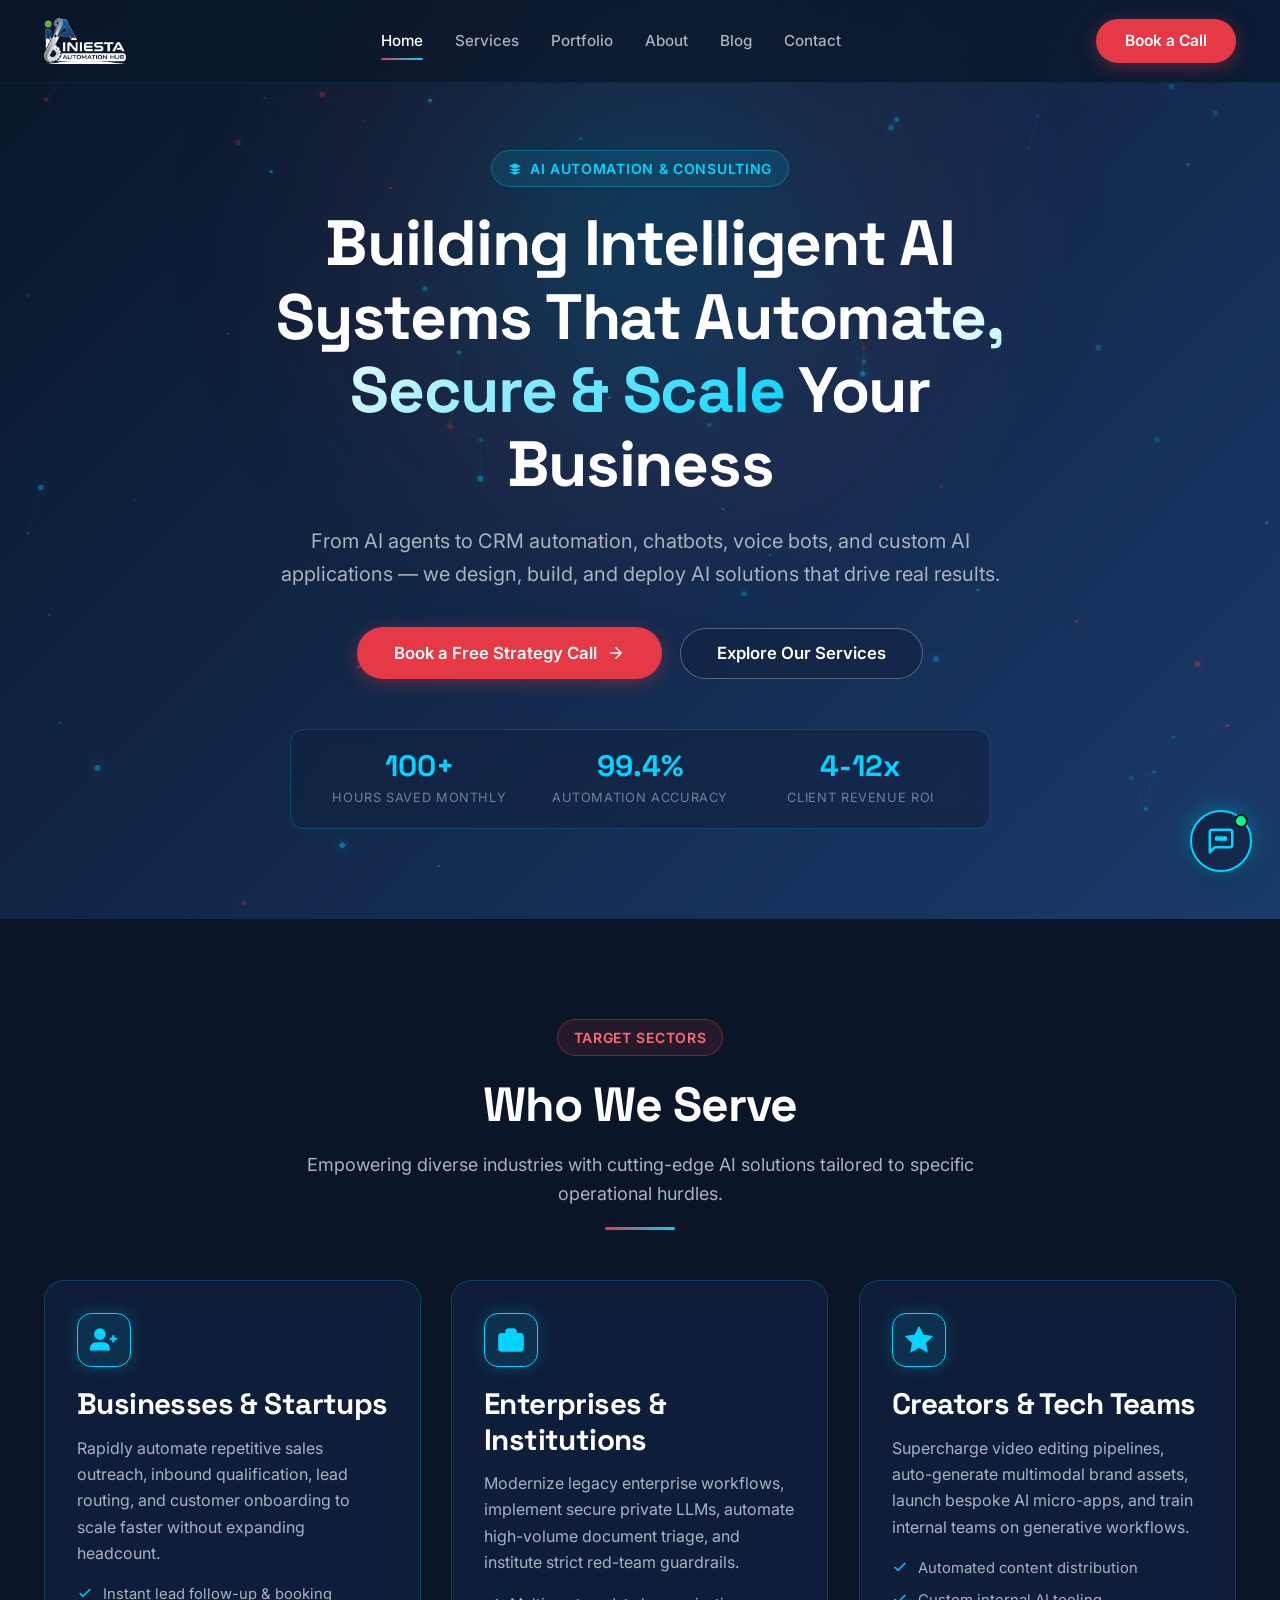
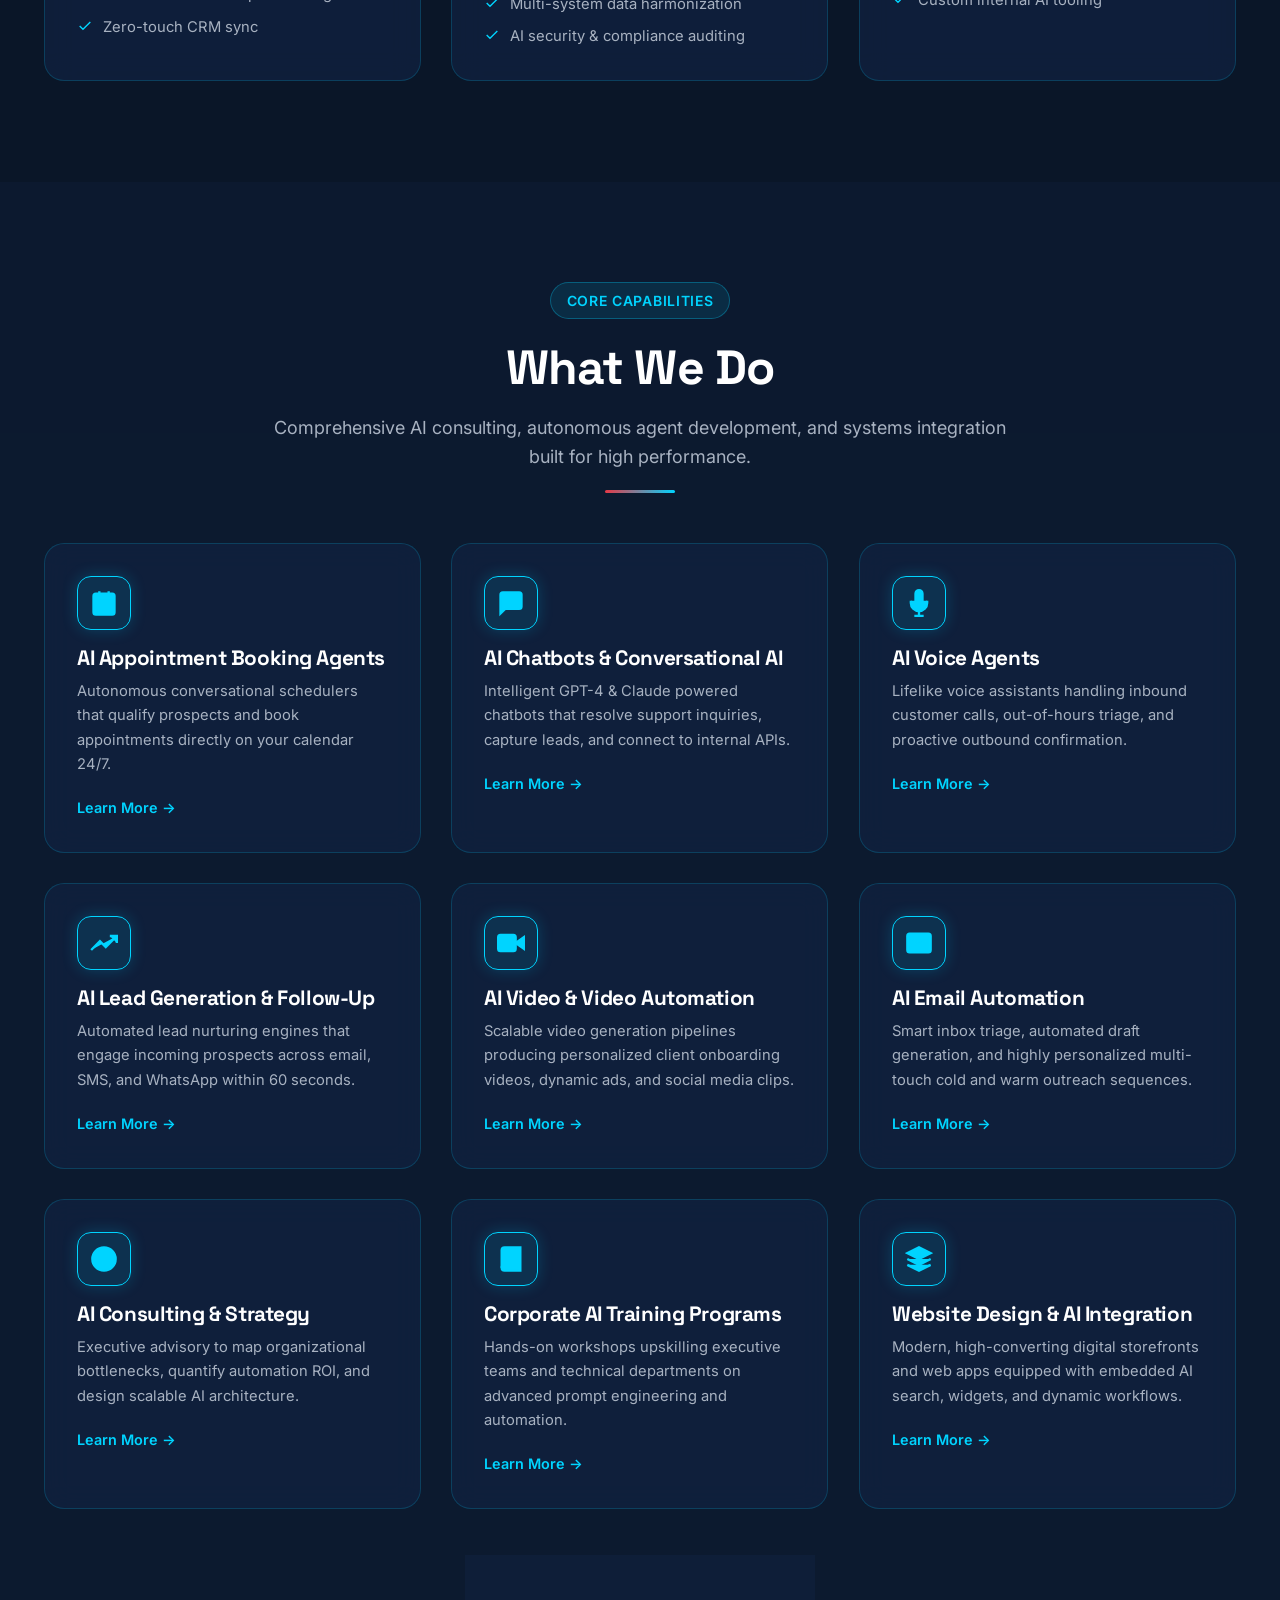
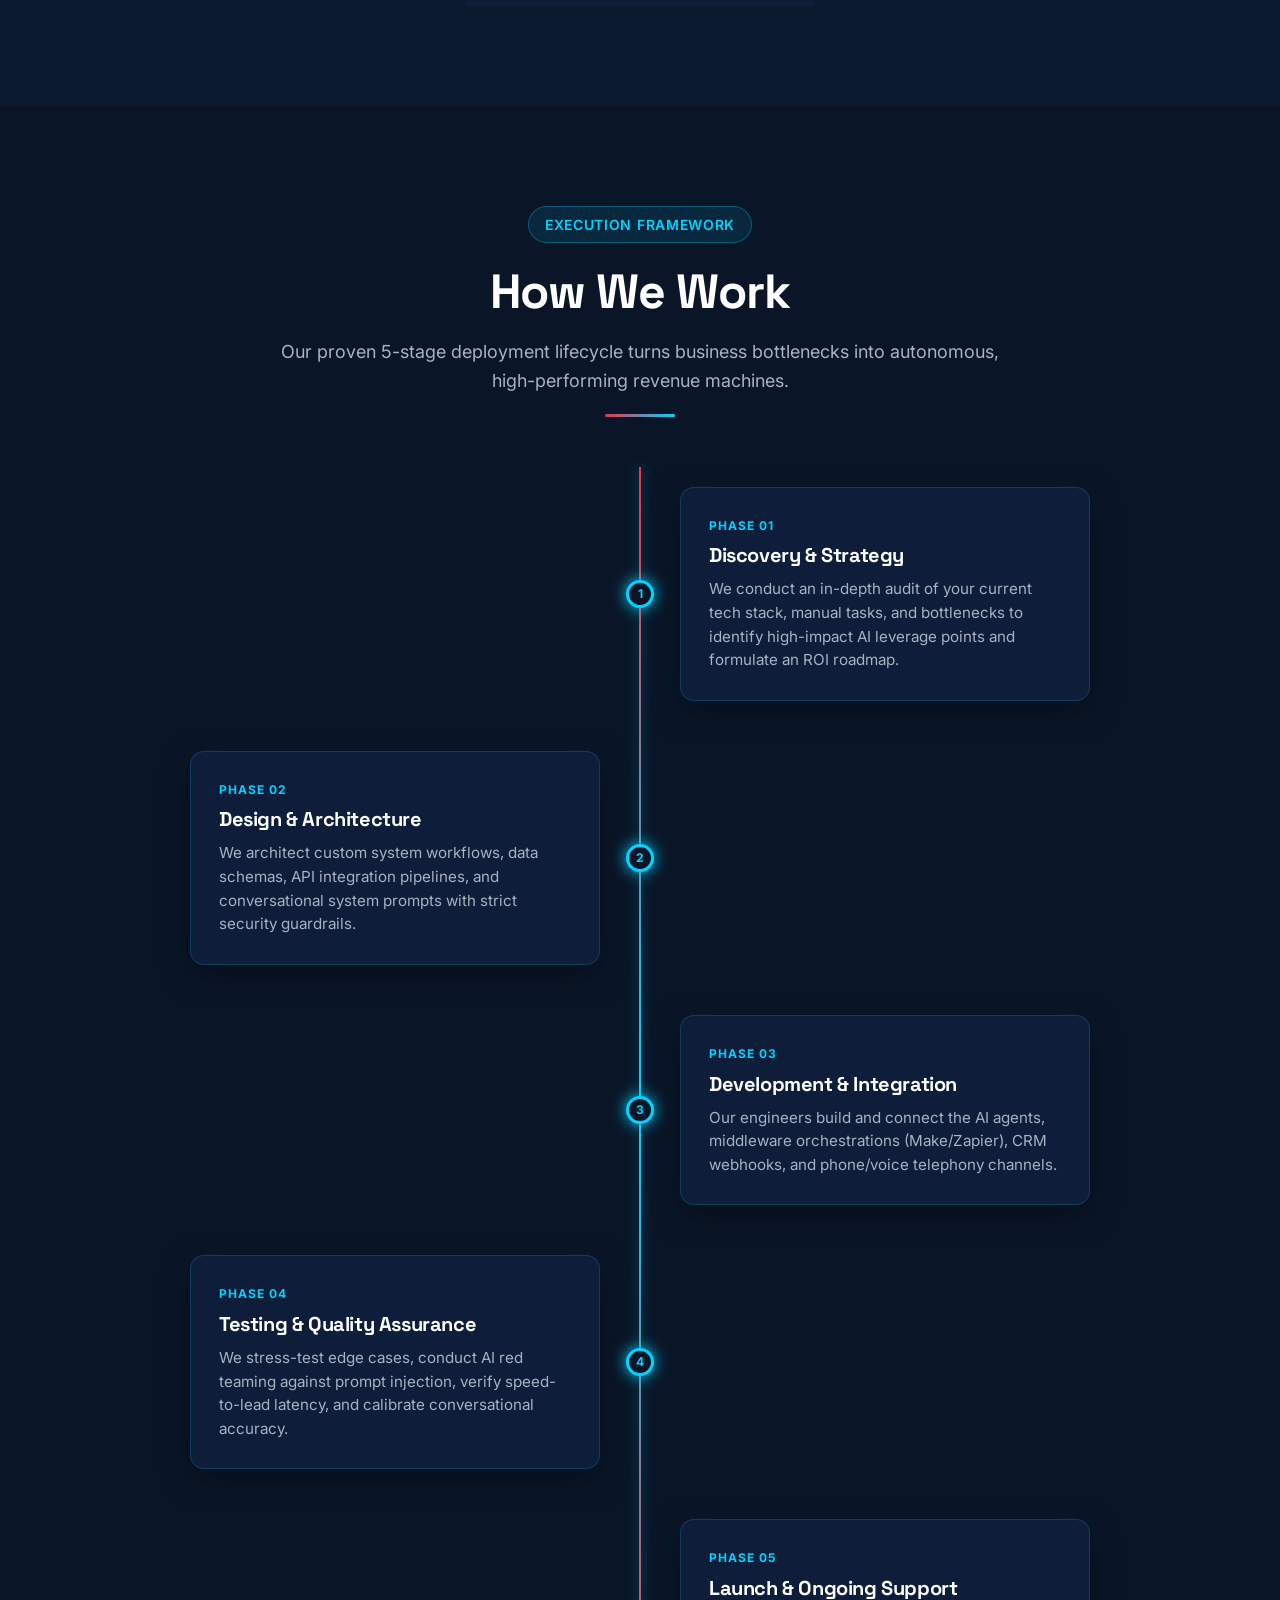
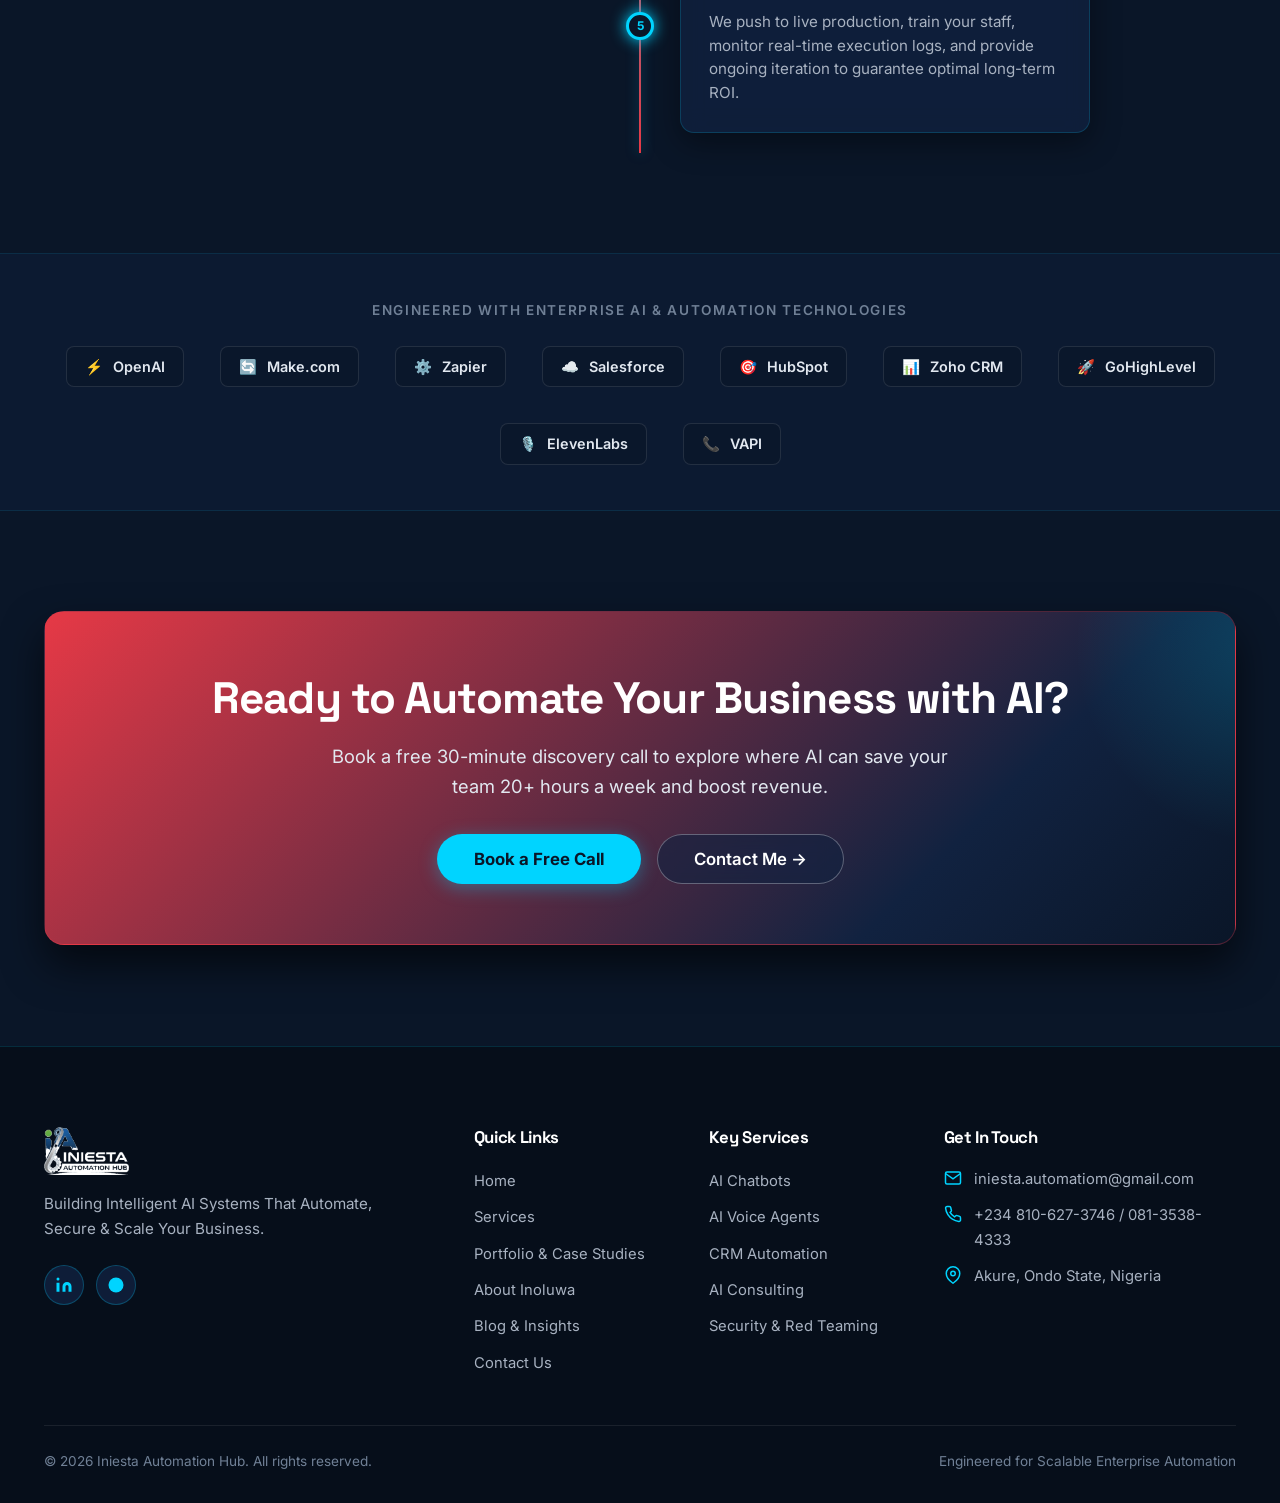
<file: index.html>
<!DOCTYPE html>
<html lang="en">
<head>
  <meta charset="UTF-8">
  <meta name="viewport" content="width=device-width, initial-scale=1.0">
  <title>Iniesta Automation Hub — Intelligent AI Systems, Consulting & Automation</title>
  <meta name="description" content="Iniesta Automation Hub designs, builds, and deploys high-impact AI agents, CRM automations, chatbots, voice bots, and secure AI solutions to scale your business.">
  <meta name="keywords" content="AI Consulting, AI Automation, Chatbots, Voice AI, CRM Automation, Lead Generation, Nigeria AI, Make, Zapier, OpenAI">
  <meta property="og:title" content="Iniesta Automation Hub — Building Intelligent AI Systems">
  <meta property="og:description" content="AI consulting and enterprise automation that saves 100+ hours monthly and scales your revenue.">
  <meta property="og:type" content="website">

  <!-- Google Fonts -->
  <link rel="preconnect" href="https://fonts.googleapis.com">
  <link rel="preconnect" href="https://fonts.gstatic.com" crossorigin>
  <link href="https://fonts.googleapis.com/css2?family=Inter:wght@400;500;600;700&family=Space+Grotesk:wght@600;700;800&display=swap" rel="stylesheet">

  <!-- Stylesheets -->
  <link rel="stylesheet" href="css/style.css">
  <link rel="stylesheet" href="css/components.css">
  <link rel="stylesheet" href="css/animations.css">
</head>
<body>

  <!-- ==================== HEADER / NAVBAR ==================== -->
  <header class="site-header" id="site-header">
    <div class="container nav-container">
      <!-- Brand Logo -->
      <a href="index.html" class="brand-logo" id="nav-logo" aria-label="Iniesta Automation Hub Home">
        <img src="assets/images/logo-dark-mode.png" alt="Iniesta Automation Hub" class="brand-logo-img">
      </a>

      <!-- Desktop Nav -->
      <nav class="nav-menu" aria-label="Primary Navigation">
        <a href="index.html" class="nav-link active">Home</a>
        <a href="services.html" class="nav-link">Services</a>
        <a href="portfolio.html" class="nav-link">Portfolio</a>
        <a href="about.html" class="nav-link">About</a>
        <a href="blog.html" class="nav-link">Blog</a>
        <a href="contact.html" class="nav-link">Contact</a>
      </nav>

      <!-- CTA Button & Mobile Trigger -->
      <div class="nav-cta-wrap">
        <a href="book.html" class="btn btn-red" id="nav-book-cta">Book a Call</a>
        <button class="mobile-toggle" id="mobile-toggle" aria-label="Toggle navigation menu">
          <span class="hamburger-box">
            <span class="hamburger-line"></span>
            <span class="hamburger-line"></span>
            <span class="hamburger-line"></span>
          </span>
        </button>
      </div>
    </div>
  </header>

  <!-- Mobile Drawer Menu -->
  <div class="mobile-menu-drawer" id="mobile-drawer">
    <a href="index.html" class="nav-link">Home</a>
    <a href="services.html" class="nav-link">Services</a>
    <a href="portfolio.html" class="nav-link">Portfolio</a>
    <a href="about.html" class="nav-link">About</a>
    <a href="blog.html" class="nav-link">Blog</a>
    <a href="contact.html" class="nav-link">Contact</a>
    <a href="book.html" class="btn btn-red btn-lg" style="margin-top: 15px;">Book a Strategy Call</a>
  </div>

  <main>
    <!-- ==================== HERO SECTION ==================== -->
    <section class="hero-section" id="hero">
      <div class="hero-radial-glow"></div>
      <canvas id="particle-canvas"></canvas>

      <div class="container hero-content">
        <div class="badge-chip glow-cyan-pulse">
          <svg viewBox="0 0 24 24"><path d="M12 2L2 7l10 5 10-5-10-5zM2 17l10 5 10-5M2 12l10 5 10-5"></path></svg>
          AI Automation & Consulting
        </div>

        <h1 class="hero-headline">
          Building Intelligent AI Systems That <span class="text-gradient">Automate, Secure & Scale</span> Your Business
        </h1>

        <p class="hero-subheadline">
          From AI agents to CRM automation, chatbots, voice bots, and custom AI applications — we design, build, and deploy AI solutions that drive real results.
        </p>

        <div class="hero-actions">
          <a href="https://calendar.app.google/Xt1GoHFKonVmbPWe8" target="_blank" rel="noopener" class="btn btn-primary btn-lg" id="hero-book-btn">
            Book a Free Strategy Call
            <svg viewBox="0 0 24 24"><path d="M5 12h14M12 5l7 7-7 7" stroke="currentColor" stroke-width="2" stroke-linecap="round" stroke-linejoin="round" fill="none"/></svg>
          </a>
          <a href="services.html" class="btn btn-outline btn-lg" id="hero-services-btn">
            Explore Our Services
          </a>
        </div>

        <!-- Metric Highlight Bar -->
        <div class="hero-stats-bar reveal delay-2">
          <div class="hero-stat-item">
            <div class="stat-number">100+</div>
            <div class="stat-label">Hours Saved Monthly</div>
          </div>
          <div class="hero-stat-item">
            <div class="stat-number">99.4%</div>
            <div class="stat-label">Automation Accuracy</div>
          </div>
          <div class="hero-stat-item">
            <div class="stat-number">4-12x</div>
            <div class="stat-label">Client Revenue ROI</div>
          </div>
        </div>
      </div>
    </section>

    <!-- ==================== WHO WE SERVE ==================== -->
    <section class="section" id="who-we-serve">
      <div class="container">
        <div class="section-header reveal">
          <div class="badge-chip badge-red">Target Sectors</div>
          <h2>Who We Serve</h2>
          <p>Empowering diverse industries with cutting-edge AI solutions tailored to specific operational hurdles.</p>
          <div class="accent-line-center"></div>
        </div>

        <div class="grid-3">
          <!-- Card 1 -->
          <div class="glass-card reveal delay-1">
            <div class="service-icon-box" style="margin-bottom: 20px;">
              <svg viewBox="0 0 24 24" fill="none" stroke="currentColor" stroke-width="2">
                <path d="M16 21v-2a4 4 0 0 0-4-4H5a4 4 0 0 0-4 4v2"></path>
                <circle cx="8.5" cy="7" r="4"></circle>
                <line x1="20" y1="8" x2="20" y2="14"></line>
                <line x1="23" y1="11" x2="17" y2="11"></line>
              </svg>
            </div>
            <h3 style="margin-bottom: 12px;">Businesses & Startups</h3>
            <p>Rapidly automate repetitive sales outreach, inbound qualification, lead routing, and customer onboarding to scale faster without expanding headcount.</p>
            <ul class="service-bullet-list" style="margin-top: 16px;">
              <li><svg viewBox="0 0 24 24" fill="none" stroke="#00D4FF" stroke-width="2"><polyline points="20 6 9 17 4 12"></polyline></svg> Instant lead follow-up & booking</li>
              <li><svg viewBox="0 0 24 24" fill="none" stroke="#00D4FF" stroke-width="2"><polyline points="20 6 9 17 4 12"></polyline></svg> Zero-touch CRM sync</li>
            </ul>
          </div>

          <!-- Card 2 -->
          <div class="glass-card reveal delay-2">
            <div class="service-icon-box" style="margin-bottom: 20px;">
              <svg viewBox="0 0 24 24" fill="none" stroke="currentColor" stroke-width="2">
                <rect x="2" y="7" width="20" height="14" rx="2" ry="2"></rect>
                <path d="M16 21V5a2 2 0 0 0-2-2h-4a2 2 0 0 0-2 2v16"></path>
              </svg>
            </div>
            <h3 style="margin-bottom: 12px;">Enterprises & Institutions</h3>
            <p>Modernize legacy enterprise workflows, implement secure private LLMs, automate high-volume document triage, and institute strict red-team guardrails.</p>
            <ul class="service-bullet-list" style="margin-top: 16px;">
              <li><svg viewBox="0 0 24 24" fill="none" stroke="#00D4FF" stroke-width="2"><polyline points="20 6 9 17 4 12"></polyline></svg> Multi-system data harmonization</li>
              <li><svg viewBox="0 0 24 24" fill="none" stroke="#00D4FF" stroke-width="2"><polyline points="20 6 9 17 4 12"></polyline></svg> AI security & compliance auditing</li>
            </ul>
          </div>

          <!-- Card 3 -->
          <div class="glass-card reveal delay-3">
            <div class="service-icon-box" style="margin-bottom: 20px;">
              <svg viewBox="0 0 24 24" fill="none" stroke="currentColor" stroke-width="2">
                <polygon points="12 2 15.09 8.26 22 9.27 17 14.14 18.18 21.02 12 17.77 5.82 21.02 7 14.14 2 9.27 8.91 8.26 12 2"></polygon>
              </svg>
            </div>
            <h3 style="margin-bottom: 12px;">Creators & Tech Teams</h3>
            <p>Supercharge video editing pipelines, auto-generate multimodal brand assets, launch bespoke AI micro-apps, and train internal teams on generative workflows.</p>
            <ul class="service-bullet-list" style="margin-top: 16px;">
              <li><svg viewBox="0 0 24 24" fill="none" stroke="#00D4FF" stroke-width="2"><polyline points="20 6 9 17 4 12"></polyline></svg> Automated content distribution</li>
              <li><svg viewBox="0 0 24 24" fill="none" stroke="#00D4FF" stroke-width="2"><polyline points="20 6 9 17 4 12"></polyline></svg> Custom internal AI tooling</li>
            </ul>
          </div>
        </div>
      </div>
    </section>

    <!-- ==================== WHAT WE DO (9 CORE SERVICES) ==================== -->
    <section class="section" id="what-we-do" style="background: rgba(17,34,64,0.3);">
      <div class="container">
        <div class="section-header reveal">
          <div class="badge-chip">Core Capabilities</div>
          <h2>What We Do</h2>
          <p>Comprehensive AI consulting, autonomous agent development, and systems integration built for high performance.</p>
          <div class="accent-line-center"></div>
        </div>

        <div class="grid-3">
          <!-- 1. AI Appointment Booking -->
          <div class="glass-card reveal delay-1">
            <div class="service-icon-box" style="margin-bottom: 16px;">
              <svg viewBox="0 0 24 24" fill="none" stroke="currentColor" stroke-width="2"><rect x="3" y="4" width="18" height="18" rx="2" ry="2"></rect><line x1="16" y1="2" x2="16" y2="6"></line><line x1="8" y1="2" x2="8" y2="6"></line><line x1="3" y1="10" x2="21" y2="10"></line></svg>
            </div>
            <h3 style="font-size: 1.3rem; margin-bottom: 8px;">AI Appointment Booking Agents</h3>
            <p style="font-size: 0.92rem; margin-bottom: 18px;">Autonomous conversational schedulers that qualify prospects and book appointments directly on your calendar 24/7.</p>
            <a href="services.html#booking-agents" style="font-weight: 600; font-size: 0.9rem;">Learn More →</a>
          </div>

          <!-- 2. AI Chatbots -->
          <div class="glass-card reveal delay-2">
            <div class="service-icon-box" style="margin-bottom: 16px;">
              <svg viewBox="0 0 24 24" fill="none" stroke="currentColor" stroke-width="2"><path d="M21 15a2 2 0 0 1-2 2H7l-4 4V5a2 2 0 0 1 2-2h14a2 2 0 0 1 2 2z"></path></svg>
            </div>
            <h3 style="font-size: 1.3rem; margin-bottom: 8px;">AI Chatbots & Conversational AI</h3>
            <p style="font-size: 0.92rem; margin-bottom: 18px;">Intelligent GPT-4 & Claude powered chatbots that resolve support inquiries, capture leads, and connect to internal APIs.</p>
            <a href="services.html#chatbots" style="font-weight: 600; font-size: 0.9rem;">Learn More →</a>
          </div>

          <!-- 3. AI Voice Agents -->
          <div class="glass-card reveal delay-3">
            <div class="service-icon-box" style="margin-bottom: 16px;">
              <svg viewBox="0 0 24 24" fill="none" stroke="currentColor" stroke-width="2"><path d="M12 1a3 3 0 0 0-3 3v8a3 3 0 0 0 6 0V4a3 3 0 0 0-3-3z"></path><path d="M19 10v2a7 7 0 0 1-14 0v-2"></path><line x1="12" y1="19" x2="12" y2="23"></line><line x1="8" y1="23" x2="16" y2="23"></line></svg>
            </div>
            <h3 style="font-size: 1.3rem; margin-bottom: 8px;">AI Voice Agents</h3>
            <p style="font-size: 0.92rem; margin-bottom: 18px;">Lifelike voice assistants handling inbound customer calls, out-of-hours triage, and proactive outbound confirmation.</p>
            <a href="services.html#voice-agents" style="font-weight: 600; font-size: 0.9rem;">Learn More →</a>
          </div>

          <!-- 4. Lead Gen & Follow-Up -->
          <div class="glass-card reveal delay-1">
            <div class="service-icon-box" style="margin-bottom: 16px;">
              <svg viewBox="0 0 24 24" fill="none" stroke="currentColor" stroke-width="2"><polyline points="23 6 13.5 15.5 8.5 10.5 1 18"></polyline><polyline points="17 6 23 6 23 12"></polyline></svg>
            </div>
            <h3 style="font-size: 1.3rem; margin-bottom: 8px;">AI Lead Generation & Follow-Up</h3>
            <p style="font-size: 0.92rem; margin-bottom: 18px;">Automated lead nurturing engines that engage incoming prospects across email, SMS, and WhatsApp within 60 seconds.</p>
            <a href="services.html#lead-gen" style="font-weight: 600; font-size: 0.9rem;">Learn More →</a>
          </div>

          <!-- 5. AI Video Automation -->
          <div class="glass-card reveal delay-2">
            <div class="service-icon-box" style="margin-bottom: 16px;">
              <svg viewBox="0 0 24 24" fill="none" stroke="currentColor" stroke-width="2"><polygon points="23 7 16 12 23 17 23 7"></polygon><rect x="1" y="5" width="15" height="14" rx="2" ry="2"></rect></svg>
            </div>
            <h3 style="font-size: 1.3rem; margin-bottom: 8px;">AI Video & Video Automation</h3>
            <p style="font-size: 0.92rem; margin-bottom: 18px;">Scalable video generation pipelines producing personalized client onboarding videos, dynamic ads, and social media clips.</p>
            <a href="services.html#video-automation" style="font-weight: 600; font-size: 0.9rem;">Learn More →</a>
          </div>

          <!-- 6. AI Email Automation -->
          <div class="glass-card reveal delay-3">
            <div class="service-icon-box" style="margin-bottom: 16px;">
              <svg viewBox="0 0 24 24" fill="none" stroke="currentColor" stroke-width="2"><path d="M4 4h16c1.1 0 2 .9 2 2v12c0 1.1-.9 2-2 2H4c-1.1 0-2-.9-2-2V6c0-1.1.9-2 2-2z"></path><polyline points="22,6 12,13 2,6"></polyline></svg>
            </div>
            <h3 style="font-size: 1.3rem; margin-bottom: 8px;">AI Email Automation</h3>
            <p style="font-size: 0.92rem; margin-bottom: 18px;">Smart inbox triage, automated draft generation, and highly personalized multi-touch cold and warm outreach sequences.</p>
            <a href="services.html#email-automation" style="font-weight: 600; font-size: 0.9rem;">Learn More →</a>
          </div>

          <!-- 7. AI Consulting & Strategy -->
          <div class="glass-card reveal delay-1">
            <div class="service-icon-box" style="margin-bottom: 16px;">
              <svg viewBox="0 0 24 24" fill="none" stroke="currentColor" stroke-width="2"><circle cx="12" cy="12" r="10"></circle><line x1="12" y1="16" x2="12" y2="12"></line><line x1="12" y1="8" x2="12.01" y2="8"></line></svg>
            </div>
            <h3 style="font-size: 1.3rem; margin-bottom: 8px;">AI Consulting & Strategy</h3>
            <p style="font-size: 0.92rem; margin-bottom: 18px;">Executive advisory to map organizational bottlenecks, quantify automation ROI, and design scalable AI architecture.</p>
            <a href="services.html#consulting" style="font-weight: 600; font-size: 0.9rem;">Learn More →</a>
          </div>

          <!-- 8. Corporate Training -->
          <div class="glass-card reveal delay-2">
            <div class="service-icon-box" style="margin-bottom: 16px;">
              <svg viewBox="0 0 24 24" fill="none" stroke="currentColor" stroke-width="2"><path d="M4 19.5A2.5 2.5 0 0 1 6.5 17H20"></path><path d="M6.5 2H20v20H6.5A2.5 2.5 0 0 1 4 19.5v-15A2.5 2.5 0 0 1 6.5 2z"></path></svg>
            </div>
            <h3 style="font-size: 1.3rem; margin-bottom: 8px;">Corporate AI Training Programs</h3>
            <p style="font-size: 0.92rem; margin-bottom: 18px;">Hands-on workshops upskilling executive teams and technical departments on advanced prompt engineering and automation.</p>
            <a href="services.html#training" style="font-weight: 600; font-size: 0.9rem;">Learn More →</a>
          </div>

          <!-- 9. Website Design & AI Integration -->
          <div class="glass-card reveal delay-3">
            <div class="service-icon-box" style="margin-bottom: 16px;">
              <svg viewBox="0 0 24 24" fill="none" stroke="currentColor" stroke-width="2"><polygon points="12 2 2 7 12 12 22 7 12 2"></polygon><polyline points="2 17 12 22 22 17"></polyline><polyline points="2 12 12 17 22 12"></polyline></svg>
            </div>
            <h3 style="font-size: 1.3rem; margin-bottom: 8px;">Website Design & AI Integration</h3>
            <p style="font-size: 0.92rem; margin-bottom: 18px;">Modern, high-converting digital storefronts and web apps equipped with embedded AI search, widgets, and dynamic workflows.</p>
            <a href="services.html#web-ai" style="font-weight: 600; font-size: 0.9rem;">Learn More →</a>
          </div>
        </div>

        <div style="text-align: center; margin-top: 45px;" class="reveal">
          <a href="services.html" class="btn btn-outline btn-lg">View All 12 Specialized Services →</a>
        </div>
      </div>
    </section>

    <!-- ==================== HOW WE WORK (5-STEP VERTICAL TIMELINE) ==================== -->
    <section class="section" id="how-we-work">
      <div class="container">
        <div class="section-header reveal">
          <div class="badge-chip">Execution Framework</div>
          <h2>How We Work</h2>
          <p>Our proven 5-stage deployment lifecycle turns business bottlenecks into autonomous, high-performing revenue machines.</p>
          <div class="accent-line-center"></div>
        </div>

        <div class="timeline-container">
          <div class="timeline-line"></div>

          <!-- Step 1 -->
          <div class="timeline-step reveal-left">
            <div class="timeline-dot">1</div>
            <div class="timeline-card">
              <div class="timeline-step-badge">Phase 01</div>
              <h3 class="timeline-step-title">Discovery & Strategy</h3>
              <p class="timeline-step-desc">We conduct an in-depth audit of your current tech stack, manual tasks, and bottlenecks to identify high-impact AI leverage points and formulate an ROI roadmap.</p>
            </div>
          </div>

          <!-- Step 2 -->
          <div class="timeline-step reveal-right">
            <div class="timeline-dot">2</div>
            <div class="timeline-card">
              <div class="timeline-step-badge">Phase 02</div>
              <h3 class="timeline-step-title">Design & Architecture</h3>
              <p class="timeline-step-desc">We architect custom system workflows, data schemas, API integration pipelines, and conversational system prompts with strict security guardrails.</p>
            </div>
          </div>

          <!-- Step 3 -->
          <div class="timeline-step reveal-left">
            <div class="timeline-dot">3</div>
            <div class="timeline-card">
              <div class="timeline-step-badge">Phase 03</div>
              <h3 class="timeline-step-title">Development & Integration</h3>
              <p class="timeline-step-desc">Our engineers build and connect the AI agents, middleware orchestrations (Make/Zapier), CRM webhooks, and phone/voice telephony channels.</p>
            </div>
          </div>

          <!-- Step 4 -->
          <div class="timeline-step reveal-right">
            <div class="timeline-dot">4</div>
            <div class="timeline-card">
              <div class="timeline-step-badge">Phase 04</div>
              <h3 class="timeline-step-title">Testing & Quality Assurance</h3>
              <p class="timeline-step-desc">We stress-test edge cases, conduct AI red teaming against prompt injection, verify speed-to-lead latency, and calibrate conversational accuracy.</p>
            </div>
          </div>

          <!-- Step 5 -->
          <div class="timeline-step reveal-left">
            <div class="timeline-dot">5</div>
            <div class="timeline-card">
              <div class="timeline-step-badge">Phase 05</div>
              <h3 class="timeline-step-title">Launch & Ongoing Support</h3>
              <p class="timeline-step-desc">We push to live production, train your staff, monitor real-time execution logs, and provide ongoing iteration to guarantee optimal long-term ROI.</p>
            </div>
          </div>
        </div>
      </div>
    </section>

    <!-- ==================== TECHNOLOGIES & TOOLS LOGO STRIP ==================== -->
    <section class="logo-strip-section" id="tech-stack">
      <div class="container">
        <div class="logo-strip-title">Engineered With Enterprise AI & Automation Technologies</div>
        <div class="logo-strip">
          <div class="tech-chip"><span>⚡</span> OpenAI</div>
          <div class="tech-chip"><span>🔄</span> Make.com</div>
          <div class="tech-chip"><span>⚙️</span> Zapier</div>
          <div class="tech-chip"><span>☁️</span> Salesforce</div>
          <div class="tech-chip"><span>🎯</span> HubSpot</div>
          <div class="tech-chip"><span>📊</span> Zoho CRM</div>
          <div class="tech-chip"><span>🚀</span> GoHighLevel</div>
          <div class="tech-chip"><span>🎙️</span> ElevenLabs</div>
          <div class="tech-chip"><span>📞</span> VAPI</div>
        </div>
      </div>
    </section>

    <!-- ==================== CTA BANNER ==================== -->
    <section class="section">
      <div class="container">
        <div class="cta-banner reveal">
          <h2>Ready to Automate Your Business with AI?</h2>
          <p>Book a free 30-minute discovery call to explore where AI can save your team 20+ hours a week and boost revenue.</p>
          <div class="cta-buttons">
            <a href="https://calendar.app.google/Xt1GoHFKonVmbPWe8" target="_blank" rel="noopener" class="btn btn-cyan btn-lg">Book a Free Call</a>
            <a href="contact.html" class="btn btn-outline btn-lg">Contact Me →</a>
          </div>
        </div>
      </div>
    </section>
  </main>

  <!-- ==================== FOOTER ==================== -->
  <footer class="site-footer">
    <div class="container">
      <div class="footer-grid">
        <!-- Brand Col -->
        <div class="footer-brand-col">
          <a href="index.html" class="brand-logo" style="margin-bottom: 14px;" aria-label="Iniesta Automation Hub Home">
            <img src="assets/images/logo-dark-mode.png" alt="Iniesta Automation Hub" class="brand-logo-img" style="height: 48px;">
          </a>
          <p>Building Intelligent AI Systems That Automate, Secure & Scale Your Business.</p>
          <div class="footer-social-links">
            <a href="https://linkedin.com" target="_blank" rel="noopener" class="social-icon-btn" aria-label="LinkedIn">
              <svg viewBox="0 0 24 24"><path d="M16 8a6 6 0 0 1 6 6v7h-4v-7a2 2 0 0 0-2-2 2 2 0 0 0-2 2v7h-4v-7a6 6 0 0 1 6-6zM2 9h4v12H2z"></path><circle cx="4" cy="4" r="2"></circle></svg>
            </a>
            <a href="https://upwork.com" target="_blank" rel="noopener" class="social-icon-btn" aria-label="Upwork">
              <svg viewBox="0 0 24 24"><circle cx="12" cy="12" r="10"></circle><path d="M8 12h8M12 8v8"></path></svg>
            </a>
          </div>
        </div>

        <!-- Quick Links -->
        <div>
          <h4 class="footer-col-title">Quick Links</h4>
          <ul class="footer-links-list">
            <li><a href="index.html">Home</a></li>
            <li><a href="services.html">Services</a></li>
            <li><a href="portfolio.html">Portfolio & Case Studies</a></li>
            <li><a href="about.html">About Inoluwa</a></li>
            <li><a href="blog.html">Blog & Insights</a></li>
            <li><a href="contact.html">Contact Us</a></li>
          </ul>
        </div>

        <!-- Services -->
        <div>
          <h4 class="footer-col-title">Key Services</h4>
          <ul class="footer-links-list">
            <li><a href="services.html#chatbots">AI Chatbots</a></li>
            <li><a href="services.html#voice-agents">AI Voice Agents</a></li>
            <li><a href="services.html#crm-automation">CRM Automation</a></li>
            <li><a href="services.html#consulting">AI Consulting</a></li>
            <li><a href="services.html#security">Security & Red Teaming</a></li>
          </ul>
        </div>

        <!-- Contact Info -->
        <div>
          <h4 class="footer-col-title">Get In Touch</h4>
          <div class="footer-contact-item">
            <svg viewBox="0 0 24 24" fill="none" stroke="currentColor" stroke-width="2"><path d="M4 4h16c1.1 0 2 .9 2 2v12c0 1.1-.9 2-2 2H4c-1.1 0-2-.9-2-2V6c0-1.1.9-2 2-2z"></path><polyline points="22,6 12,13 2,6"></polyline></svg>
            <a href="mailto:iniesta.automatiom@gmail.com" style="color:#A8B2C1;">iniesta.automatiom@gmail.com</a>
          </div>
          <div class="footer-contact-item">
            <svg viewBox="0 0 24 24" fill="none" stroke="currentColor" stroke-width="2"><path d="M22 16.92v3a2 2 0 0 1-2.18 2 19.79 19.79 0 0 1-8.63-3.07 19.5 19.5 0 0 1-6-6 19.79 19.79 0 0 1-3.07-8.67A2 2 0 0 1 4.11 2h3a2 2 0 0 1 2 1.72 12.84 12.84 0 0 0 .7 2.81 2 2 0 0 1-.45 2.11L8.09 9.91a16 16 0 0 0 6 6l1.27-1.27a2 2 0 0 1 2.11-.45 12.84 12.84 0 0 0 2.81.7A2 2 0 0 1 22 16.92z"></path></svg>
            <span>+234 810-627-3746 / 081-3538-4333</span>
          </div>
          <div class="footer-contact-item">
            <svg viewBox="0 0 24 24" fill="none" stroke="currentColor" stroke-width="2"><path d="M21 10c0 7-9 13-9 13s-9-6-9-13a9 9 0 0 1 18 0z"></path><circle cx="12" cy="10" r="3"></circle></svg>
            <span>Akure, Ondo State, Nigeria</span>
          </div>
        </div>
      </div>

      <div class="footer-bottom-bar">
        <div>© 2026 Iniesta Automation Hub. All rights reserved.</div>
        <div>Engineered for Scalable Enterprise Automation</div>
      </div>
    </div>
  </footer>

  <!-- Scripts -->
  <script src="js/main.js"></script>
  <script src="js/chatbot.js"></script>
</body>
</html>
</file>
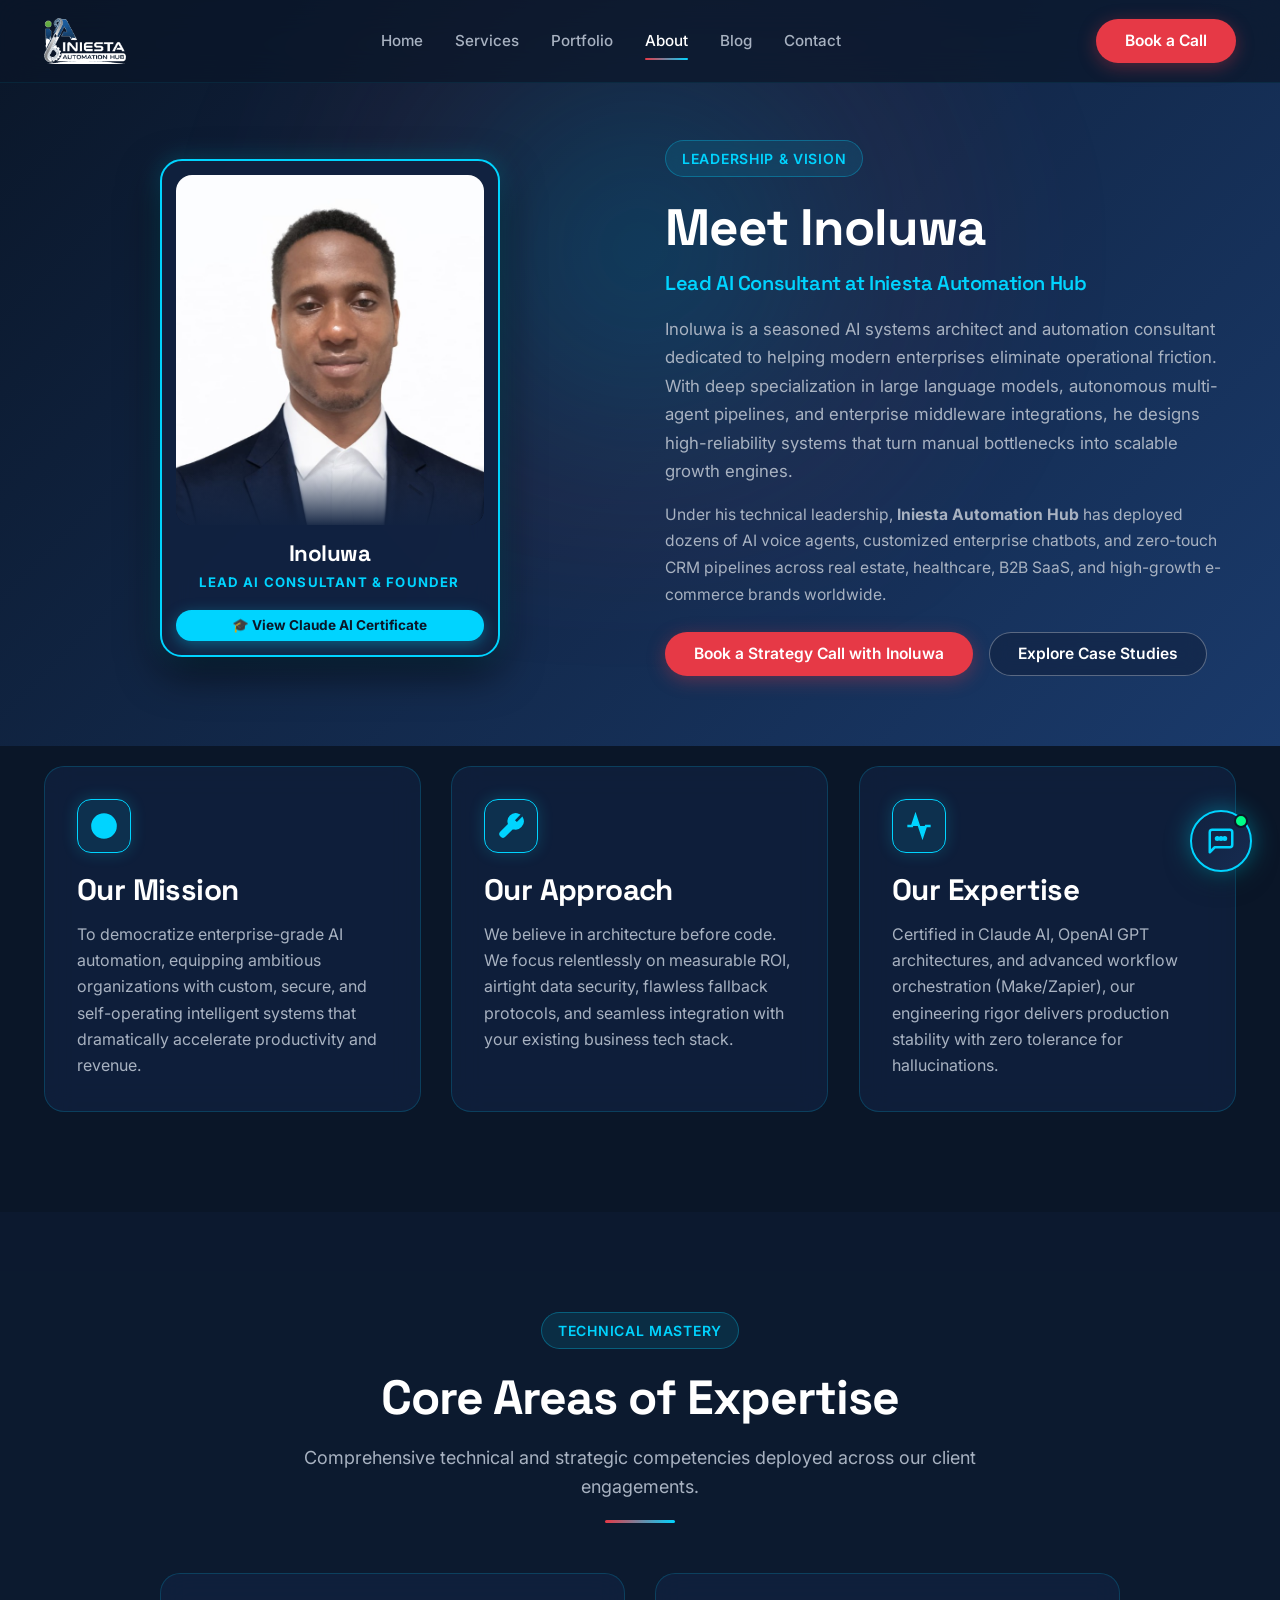
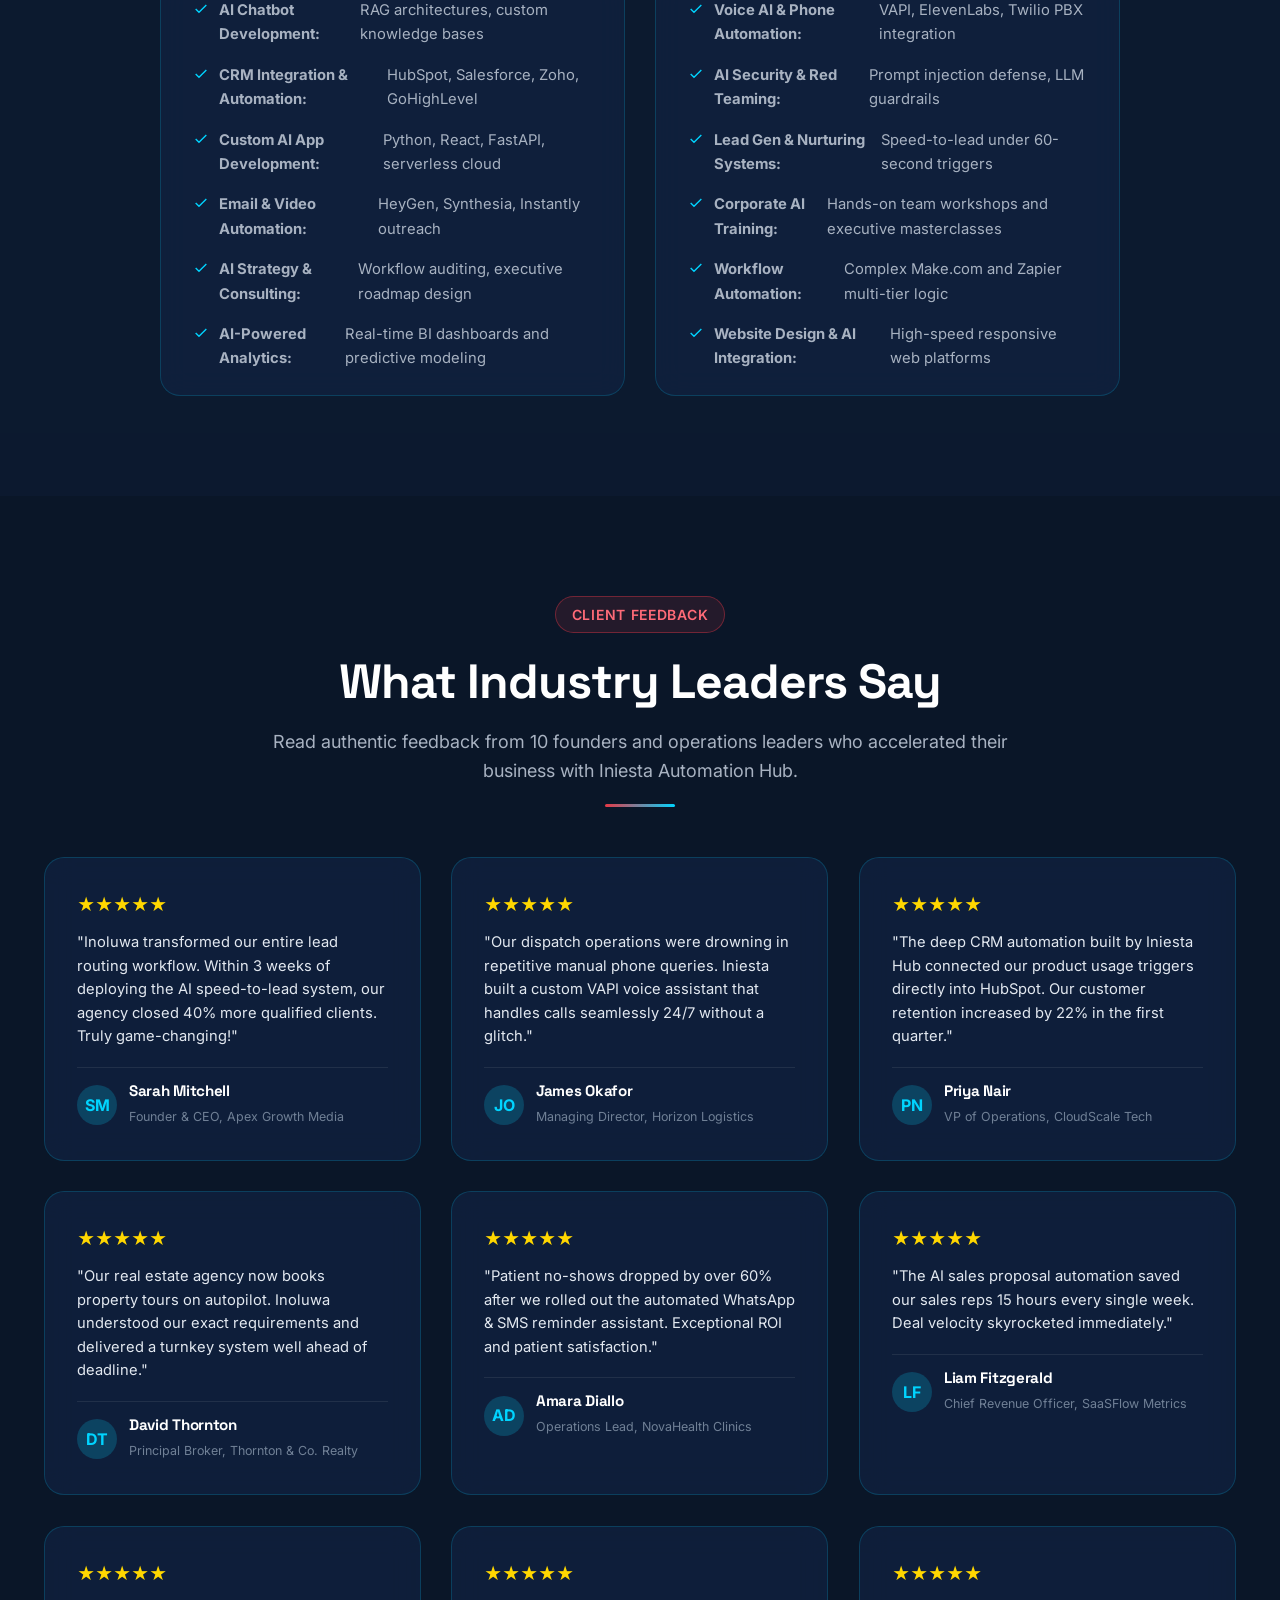
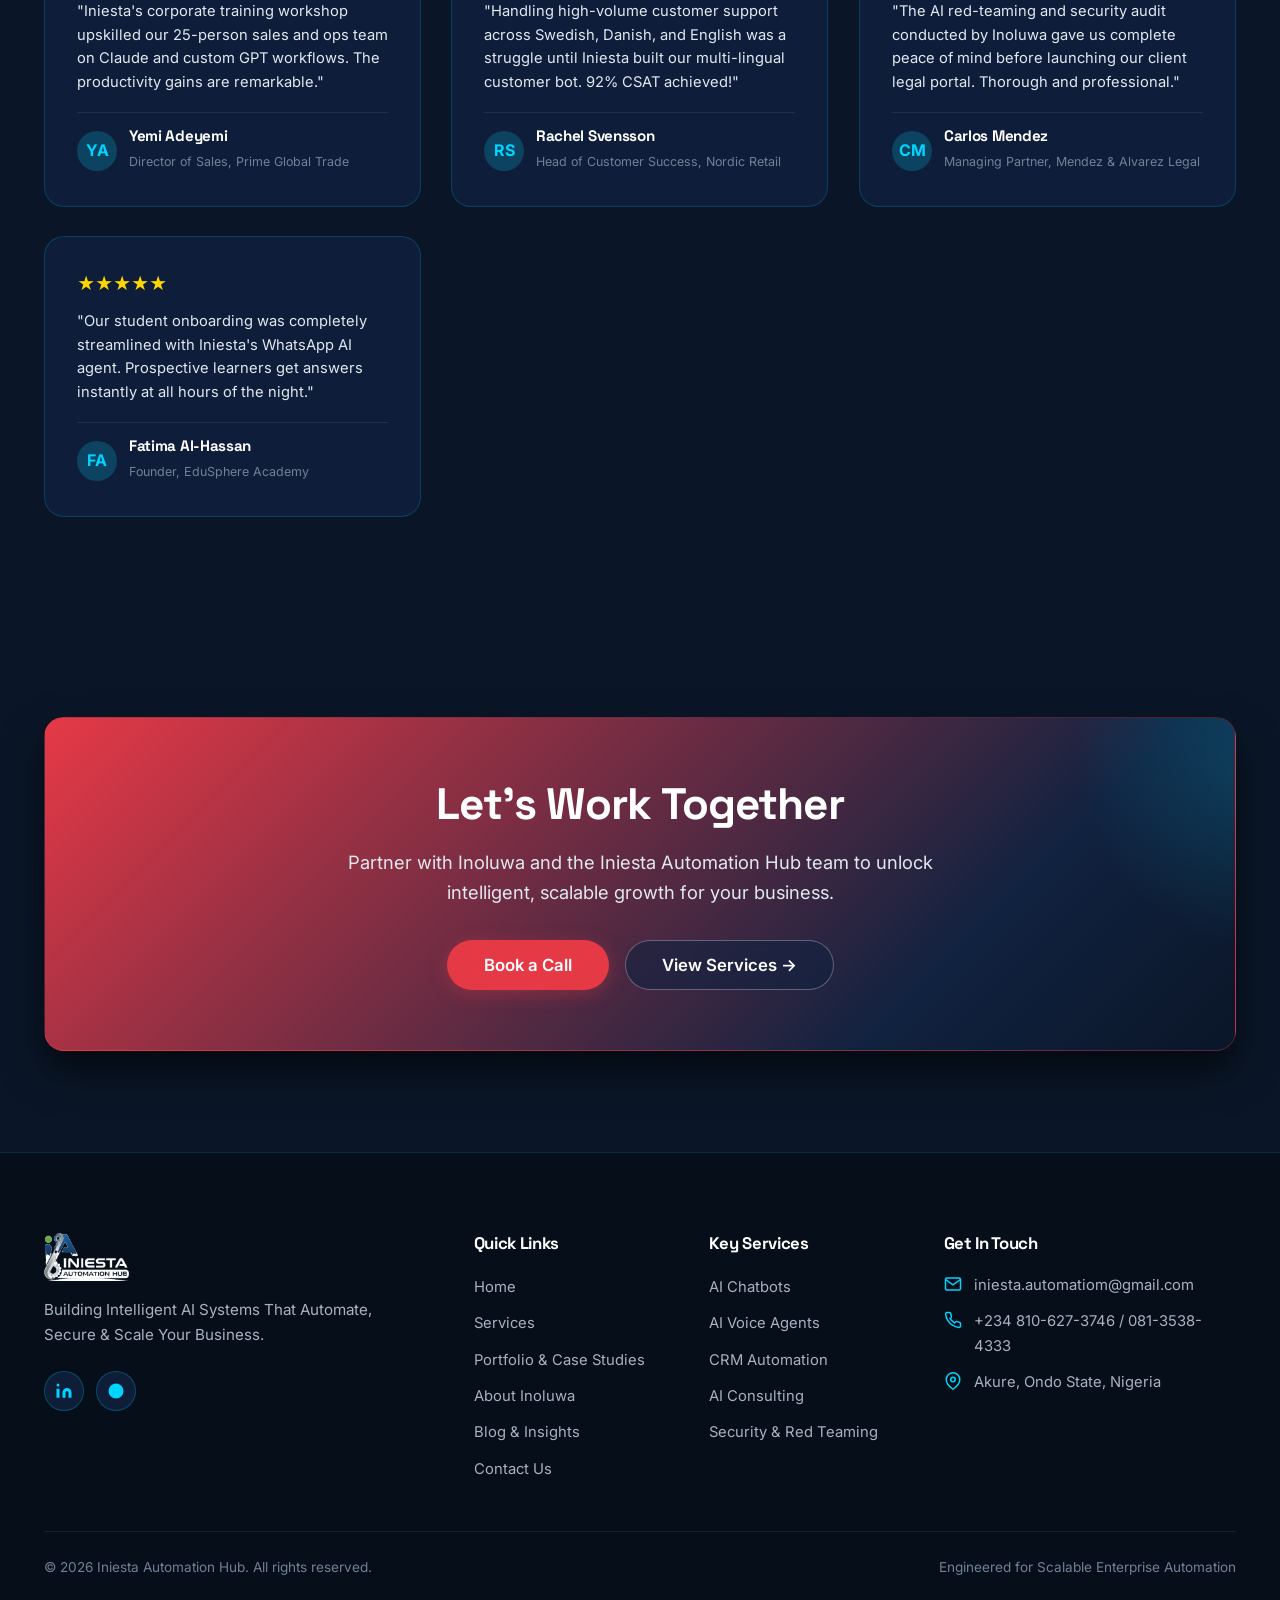
<file: about.html>
<!DOCTYPE html>
<html lang="en">
<head>
  <meta charset="UTF-8">
  <meta name="viewport" content="width=device-width, initial-scale=1.0">
  <title>About Inoluwa & Iniesta Automation Hub — AI Consulting & Automation</title>
  <meta name="description" content="Meet Inoluwa, Lead AI Consultant at Iniesta Automation Hub. Discover our mission, approach, verified credentials, and client testimonials.">
  <meta property="og:title" content="About Inoluwa — Lead AI Consultant at Iniesta Automation Hub">
  <meta property="og:description" content="Discover our mission, approach, verified credentials, and client testimonials.">

  <!-- Google Fonts -->
  <link rel="preconnect" href="https://fonts.googleapis.com">
  <link rel="preconnect" href="https://fonts.gstatic.com" crossorigin>
  <link href="https://fonts.googleapis.com/css2?family=Inter:wght@400;500;600;700&family=Space+Grotesk:wght@600;700;800&display=swap" rel="stylesheet">

  <!-- Stylesheets -->
  <link rel="stylesheet" href="css/style.css">
  <link rel="stylesheet" href="css/components.css">
  <link rel="stylesheet" href="css/animations.css">
</head>
<body>

  <!-- ==================== HEADER / NAVBAR ==================== -->
  <header class="site-header" id="site-header">
    <div class="container nav-container">
      <a href="index.html" class="brand-logo" aria-label="Iniesta Automation Hub Home">
        <img src="assets/images/logo-dark-mode.png" alt="Iniesta Automation Hub" class="brand-logo-img">
      </a>

      <nav class="nav-menu">
        <a href="index.html" class="nav-link">Home</a>
        <a href="services.html" class="nav-link">Services</a>
        <a href="portfolio.html" class="nav-link">Portfolio</a>
        <a href="about.html" class="nav-link active">About</a>
        <a href="blog.html" class="nav-link">Blog</a>
        <a href="contact.html" class="nav-link">Contact</a>
      </nav>

      <div class="nav-cta-wrap">
        <a href="book.html" class="btn btn-red">Book a Call</a>
        <button class="mobile-toggle" aria-label="Toggle navigation menu">
          <span class="hamburger-box">
            <span class="hamburger-line"></span>
            <span class="hamburger-line"></span>
            <span class="hamburger-line"></span>
          </span>
        </button>
      </div>
    </div>
  </header>

  <!-- Mobile Drawer Menu -->
  <div class="mobile-menu-drawer">
    <a href="index.html" class="nav-link">Home</a>
    <a href="services.html" class="nav-link">Services</a>
    <a href="portfolio.html" class="nav-link">Portfolio</a>
    <a href="about.html" class="nav-link active">About</a>
    <a href="blog.html" class="nav-link">Blog</a>
    <a href="contact.html" class="nav-link">Contact</a>
    <a href="book.html" class="btn btn-red btn-lg" style="margin-top: 15px;">Book a Strategy Call</a>
  </div>

  <main>
    <!-- ==================== HERO SECTION & BIO ==================== -->
    <section class="hero-section" style="min-height: 65vh; padding-top: 140px; padding-bottom: 70px;">
      <div class="hero-radial-glow"></div>
      <div class="container">
        <div class="grid-2" style="align-items: center; gap: 50px;">
          
          <!-- Photo Profile Card Left with Cyan Glow -->
          <div class="reveal-left" style="text-align: center;">
            <div class="profile-card animate-float" style="width: 340px; max-width: 100%; margin: 0 auto; border-radius: 22px; background: rgba(17, 34, 64, 0.85); border: 2px solid var(--accent-cyan); box-shadow: 0 16px 40px rgba(0,0,0,0.6), var(--shadow-cyan-glow); overflow: hidden; backdrop-filter: blur(14px); padding: 14px;">
              
              <!-- Portrait Photo -->
              <div style="width: 100%; height: 350px; border-radius: 16px; overflow: hidden; position: relative; margin-bottom: 16px; background: #0A1628;">
                <img src="assets/images/inoluwa.jpg" alt="Inoluwa - Lead AI Consultant & Founder" style="width: 100%; height: 100%; object-fit: cover; object-position: center 15%;">
                <div style="position: absolute; bottom: 0; left: 0; right: 0; height: 60px; background: linear-gradient(to top, rgba(17,34,64,0.95), transparent);"></div>
              </div>

              <!-- Profile Details -->
              <h3 style="color: #FFF; font-size: 1.4rem; margin-bottom: 4px;">Inoluwa</h3>
              <p style="color: var(--accent-cyan); font-size: 0.825rem; font-weight: 700; text-transform: uppercase; letter-spacing: 0.09em; margin-bottom: 16px;">Lead AI Consultant & Founder</p>
              
              <div>
                <button class="btn btn-sm btn-cyan btn-block" id="view-certificate-btn" style="box-shadow: 0 4px 15px rgba(0,212,255,0.35);">
                  🎓 View Claude AI Certificate
                </button>
              </div>
            </div>
          </div>

          <!-- Bio Right Column -->
          <div class="reveal-right">
            <div class="badge-chip">Leadership & Vision</div>
            <h1 style="font-size: clamp(2.2rem, 4vw, 3.2rem); margin-bottom: 12px;">Meet Inoluwa</h1>
            <h3 style="color: var(--accent-cyan); font-size: 1.25rem; font-weight: 600; margin-bottom: 20px;">
              Lead AI Consultant at Iniesta Automation Hub
            </h3>

            <p style="font-size: 1.05rem; line-height: 1.7; color: var(--text-body); margin-bottom: 16px;">
              Inoluwa is a seasoned AI systems architect and automation consultant dedicated to helping modern enterprises eliminate operational friction. With deep specialization in large language models, autonomous multi-agent pipelines, and enterprise middleware integrations, he designs high-reliability systems that turn manual bottlenecks into scalable growth engines.
            </p>

            <p style="font-size: 0.98rem; line-height: 1.7; color: var(--text-body); margin-bottom: 24px;">
              Under his technical leadership, <strong>Iniesta Automation Hub</strong> has deployed dozens of AI voice agents, customized enterprise chatbots, and zero-touch CRM pipelines across real estate, healthcare, B2B SaaS, and high-growth e-commerce brands worldwide.
            </p>

            <div style="display: flex; gap: 16px; flex-wrap: wrap;">
              <a href="https://calendar.app.google/Xt1GoHFKonVmbPWe8" target="_blank" rel="noopener" class="btn btn-red">Book a Strategy Call with Inoluwa</a>
              <a href="portfolio.html" class="btn btn-outline">Explore Case Studies</a>
            </div>
          </div>

        </div>
      </div>
    </section>

    <!-- ==================== THREE VALUE CARDS ==================== -->
    <section class="section" style="padding-top: 20px;">
      <div class="container">
        <div class="grid-3">
          <!-- Card 1: Mission -->
          <div class="glass-card reveal delay-1">
            <div class="service-icon-box" style="margin-bottom: 20px;">
              <svg viewBox="0 0 24 24" fill="none" stroke="currentColor" stroke-width="2"><circle cx="12" cy="12" r="10"></circle><polygon points="16.24 7.76 14.12 14.12 7.76 16.24 9.88 9.88 16.24 7.76"></polygon></svg>
            </div>
            <h3 style="margin-bottom: 12px;">Our Mission</h3>
            <p style="color: var(--text-body); line-height: 1.65;">
              To democratize enterprise-grade AI automation, equipping ambitious organizations with custom, secure, and self-operating intelligent systems that dramatically accelerate productivity and revenue.
            </p>
          </div>

          <!-- Card 2: Approach -->
          <div class="glass-card reveal delay-2">
            <div class="service-icon-box" style="margin-bottom: 20px;">
              <svg viewBox="0 0 24 24" fill="none" stroke="currentColor" stroke-width="2"><path d="M14.7 6.3a1 1 0 0 0 0 1.4l1.6 1.6a1 1 0 0 0 1.4 0l3.77-3.77a6 6 0 0 1-7.94 7.94l-6.91 6.91a2.12 2.12 0 0 1-3-3l6.91-6.91a6 6 0 0 1 7.94-7.94l-3.76 3.76z"></path></svg>
            </div>
            <h3 style="margin-bottom: 12px;">Our Approach</h3>
            <p style="color: var(--text-body); line-height: 1.65;">
              We believe in architecture before code. We focus relentlessly on measurable ROI, airtight data security, flawless fallback protocols, and seamless integration with your existing business tech stack.
            </p>
          </div>

          <!-- Card 3: Expertise -->
          <div class="glass-card reveal delay-3">
            <div class="service-icon-box" style="margin-bottom: 20px;">
              <svg viewBox="0 0 24 24" fill="none" stroke="currentColor" stroke-width="2"><polyline points="22 12 18 12 15 21 9 3 6 12 2 12"></polyline></svg>
            </div>
            <h3 style="margin-bottom: 12px;">Our Expertise</h3>
            <p style="color: var(--text-body); line-height: 1.65;">
              Certified in Claude AI, OpenAI GPT architectures, and advanced workflow orchestration (Make/Zapier), our engineering rigor delivers production stability with zero tolerance for hallucinations.
            </p>
          </div>
        </div>
      </div>
    </section>

    <!-- ==================== CORE EXPERTISE LIST ==================== -->
    <section class="section" style="background: rgba(17,34,64,0.3);">
      <div class="container">
        <div class="section-header reveal">
          <div class="badge-chip">Technical Mastery</div>
          <h2>Core Areas of Expertise</h2>
          <p>Comprehensive technical and strategic competencies deployed across our client engagements.</p>
          <div class="accent-line-center"></div>
        </div>

        <div class="grid-2" style="max-width: 960px; margin: 0 auto;">
          <div class="glass-card reveal-left" style="padding: 24px 32px;">
            <ul class="service-bullet-list" style="gap: 16px;">
              <li><svg viewBox="0 0 24 24" fill="none" stroke="#00D4FF" stroke-width="2"><polyline points="20 6 9 17 4 12"></polyline></svg> <strong>AI Chatbot Development:</strong> RAG architectures, custom knowledge bases</li>
              <li><svg viewBox="0 0 24 24" fill="none" stroke="#00D4FF" stroke-width="2"><polyline points="20 6 9 17 4 12"></polyline></svg> <strong>CRM Integration & Automation:</strong> HubSpot, Salesforce, Zoho, GoHighLevel</li>
              <li><svg viewBox="0 0 24 24" fill="none" stroke="#00D4FF" stroke-width="2"><polyline points="20 6 9 17 4 12"></polyline></svg> <strong>Custom AI App Development:</strong> Python, React, FastAPI, serverless cloud</li>
              <li><svg viewBox="0 0 24 24" fill="none" stroke="#00D4FF" stroke-width="2"><polyline points="20 6 9 17 4 12"></polyline></svg> <strong>Email & Video Automation:</strong> HeyGen, Synthesia, Instantly outreach</li>
              <li><svg viewBox="0 0 24 24" fill="none" stroke="#00D4FF" stroke-width="2"><polyline points="20 6 9 17 4 12"></polyline></svg> <strong>AI Strategy & Consulting:</strong> Workflow auditing, executive roadmap design</li>
              <li><svg viewBox="0 0 24 24" fill="none" stroke="#00D4FF" stroke-width="2"><polyline points="20 6 9 17 4 12"></polyline></svg> <strong>AI-Powered Analytics:</strong> Real-time BI dashboards and predictive modeling</li>
            </ul>
          </div>

          <div class="glass-card reveal-right" style="padding: 24px 32px;">
            <ul class="service-bullet-list" style="gap: 16px;">
              <li><svg viewBox="0 0 24 24" fill="none" stroke="#00D4FF" stroke-width="2"><polyline points="20 6 9 17 4 12"></polyline></svg> <strong>Voice AI & Phone Automation:</strong> VAPI, ElevenLabs, Twilio PBX integration</li>
              <li><svg viewBox="0 0 24 24" fill="none" stroke="#00D4FF" stroke-width="2"><polyline points="20 6 9 17 4 12"></polyline></svg> <strong>AI Security & Red Teaming:</strong> Prompt injection defense, LLM guardrails</li>
              <li><svg viewBox="0 0 24 24" fill="none" stroke="#00D4FF" stroke-width="2"><polyline points="20 6 9 17 4 12"></polyline></svg> <strong>Lead Gen & Nurturing Systems:</strong> Speed-to-lead under 60-second triggers</li>
              <li><svg viewBox="0 0 24 24" fill="none" stroke="#00D4FF" stroke-width="2"><polyline points="20 6 9 17 4 12"></polyline></svg> <strong>Corporate AI Training:</strong> Hands-on team workshops and executive masterclasses</li>
              <li><svg viewBox="0 0 24 24" fill="none" stroke="#00D4FF" stroke-width="2"><polyline points="20 6 9 17 4 12"></polyline></svg> <strong>Workflow Automation:</strong> Complex Make.com and Zapier multi-tier logic</li>
              <li><svg viewBox="0 0 24 24" fill="none" stroke="#00D4FF" stroke-width="2"><polyline points="20 6 9 17 4 12"></polyline></svg> <strong>Website Design & AI Integration:</strong> High-speed responsive web platforms</li>
            </ul>
          </div>
        </div>
      </div>
    </section>

    <!-- ==================== 10 CLIENT TESTIMONIALS ==================== -->
    <section class="section" id="testimonials">
      <div class="container">
        <div class="section-header reveal">
          <div class="badge-chip badge-red">Client Feedback</div>
          <h2>What Industry Leaders Say</h2>
          <p>Read authentic feedback from 10 founders and operations leaders who accelerated their business with Iniesta Automation Hub.</p>
          <div class="accent-line-center"></div>
        </div>

        <div class="grid-3">
          <!-- Testimonial 1 -->
          <div class="glass-card reveal delay-1">
            <div style="color: #FFD700; margin-bottom: 12px; font-size: 1.1rem;">★★★★★</div>
            <p style="font-size: 0.92rem; color: #E2E8F0; margin-bottom: 18px; line-height: 1.6;">
              "Inoluwa transformed our entire lead routing workflow. Within 3 weeks of deploying the AI speed-to-lead system, our agency closed 40% more qualified clients. Truly game-changing!"
            </p>
            <div style="display:flex; align-items:center; gap:12px; border-top: 1px solid rgba(255,255,255,0.08); padding-top: 14px;">
              <div style="width:40px;height:40px;border-radius:50%;background:rgba(0,212,255,0.2);display:flex;align-items:center;justify-content:center;font-weight:700;color:var(--accent-cyan);">SM</div>
              <div>
                <h4 style="font-size: 0.95rem; margin-bottom: 2px;">Sarah Mitchell</h4>
                <span style="font-size: 0.78rem; color: var(--text-muted);">Founder & CEO, Apex Growth Media</span>
              </div>
            </div>
          </div>

          <!-- Testimonial 2 -->
          <div class="glass-card reveal delay-2">
            <div style="color: #FFD700; margin-bottom: 12px; font-size: 1.1rem;">★★★★★</div>
            <p style="font-size: 0.92rem; color: #E2E8F0; margin-bottom: 18px; line-height: 1.6;">
              "Our dispatch operations were drowning in repetitive manual phone queries. Iniesta built a custom VAPI voice assistant that handles calls seamlessly 24/7 without a glitch."
            </p>
            <div style="display:flex; align-items:center; gap:12px; border-top: 1px solid rgba(255,255,255,0.08); padding-top: 14px;">
              <div style="width:40px;height:40px;border-radius:50%;background:rgba(0,212,255,0.2);display:flex;align-items:center;justify-content:center;font-weight:700;color:var(--accent-cyan);">JO</div>
              <div>
                <h4 style="font-size: 0.95rem; margin-bottom: 2px;">James Okafor</h4>
                <span style="font-size: 0.78rem; color: var(--text-muted);">Managing Director, Horizon Logistics</span>
              </div>
            </div>
          </div>

          <!-- Testimonial 3 -->
          <div class="glass-card reveal delay-3">
            <div style="color: #FFD700; margin-bottom: 12px; font-size: 1.1rem;">★★★★★</div>
            <p style="font-size: 0.92rem; color: #E2E8F0; margin-bottom: 18px; line-height: 1.6;">
              "The deep CRM automation built by Iniesta Hub connected our product usage triggers directly into HubSpot. Our customer retention increased by 22% in the first quarter."
            </p>
            <div style="display:flex; align-items:center; gap:12px; border-top: 1px solid rgba(255,255,255,0.08); padding-top: 14px;">
              <div style="width:40px;height:40px;border-radius:50%;background:rgba(0,212,255,0.2);display:flex;align-items:center;justify-content:center;font-weight:700;color:var(--accent-cyan);">PN</div>
              <div>
                <h4 style="font-size: 0.95rem; margin-bottom: 2px;">Priya Nair</h4>
                <span style="font-size: 0.78rem; color: var(--text-muted);">VP of Operations, CloudScale Tech</span>
              </div>
            </div>
          </div>

          <!-- Testimonial 4 -->
          <div class="glass-card reveal delay-1">
            <div style="color: #FFD700; margin-bottom: 12px; font-size: 1.1rem;">★★★★★</div>
            <p style="font-size: 0.92rem; color: #E2E8F0; margin-bottom: 18px; line-height: 1.6;">
              "Our real estate agency now books property tours on autopilot. Inoluwa understood our exact requirements and delivered a turnkey system well ahead of deadline."
            </p>
            <div style="display:flex; align-items:center; gap:12px; border-top: 1px solid rgba(255,255,255,0.08); padding-top: 14px;">
              <div style="width:40px;height:40px;border-radius:50%;background:rgba(0,212,255,0.2);display:flex;align-items:center;justify-content:center;font-weight:700;color:var(--accent-cyan);">DT</div>
              <div>
                <h4 style="font-size: 0.95rem; margin-bottom: 2px;">David Thornton</h4>
                <span style="font-size: 0.78rem; color: var(--text-muted);">Principal Broker, Thornton & Co. Realty</span>
              </div>
            </div>
          </div>

          <!-- Testimonial 5 -->
          <div class="glass-card reveal delay-2">
            <div style="color: #FFD700; margin-bottom: 12px; font-size: 1.1rem;">★★★★★</div>
            <p style="font-size: 0.92rem; color: #E2E8F0; margin-bottom: 18px; line-height: 1.6;">
              "Patient no-shows dropped by over 60% after we rolled out the automated WhatsApp & SMS reminder assistant. Exceptional ROI and patient satisfaction."
            </p>
            <div style="display:flex; align-items:center; gap:12px; border-top: 1px solid rgba(255,255,255,0.08); padding-top: 14px;">
              <div style="width:40px;height:40px;border-radius:50%;background:rgba(0,212,255,0.2);display:flex;align-items:center;justify-content:center;font-weight:700;color:var(--accent-cyan);">AD</div>
              <div>
                <h4 style="font-size: 0.95rem; margin-bottom: 2px;">Amara Diallo</h4>
                <span style="font-size: 0.78rem; color: var(--text-muted);">Operations Lead, NovaHealth Clinics</span>
              </div>
            </div>
          </div>

          <!-- Testimonial 6 -->
          <div class="glass-card reveal delay-3">
            <div style="color: #FFD700; margin-bottom: 12px; font-size: 1.1rem;">★★★★★</div>
            <p style="font-size: 0.92rem; color: #E2E8F0; margin-bottom: 18px; line-height: 1.6;">
              "The AI sales proposal automation saved our sales reps 15 hours every single week. Deal velocity skyrocketed immediately."
            </p>
            <div style="display:flex; align-items:center; gap:12px; border-top: 1px solid rgba(255,255,255,0.08); padding-top: 14px;">
              <div style="width:40px;height:40px;border-radius:50%;background:rgba(0,212,255,0.2);display:flex;align-items:center;justify-content:center;font-weight:700;color:var(--accent-cyan);">LF</div>
              <div>
                <h4 style="font-size: 0.95rem; margin-bottom: 2px;">Liam Fitzgerald</h4>
                <span style="font-size: 0.78rem; color: var(--text-muted);">Chief Revenue Officer, SaaSFlow Metrics</span>
              </div>
            </div>
          </div>

          <!-- Testimonial 7 -->
          <div class="glass-card reveal delay-1">
            <div style="color: #FFD700; margin-bottom: 12px; font-size: 1.1rem;">★★★★★</div>
            <p style="font-size: 0.92rem; color: #E2E8F0; margin-bottom: 18px; line-height: 1.6;">
              "Iniesta's corporate training workshop upskilled our 25-person sales and ops team on Claude and custom GPT workflows. The productivity gains are remarkable."
            </p>
            <div style="display:flex; align-items:center; gap:12px; border-top: 1px solid rgba(255,255,255,0.08); padding-top: 14px;">
              <div style="width:40px;height:40px;border-radius:50%;background:rgba(0,212,255,0.2);display:flex;align-items:center;justify-content:center;font-weight:700;color:var(--accent-cyan);">YA</div>
              <div>
                <h4 style="font-size: 0.95rem; margin-bottom: 2px;">Yemi Adeyemi</h4>
                <span style="font-size: 0.78rem; color: var(--text-muted);">Director of Sales, Prime Global Trade</span>
              </div>
            </div>
          </div>

          <!-- Testimonial 8 -->
          <div class="glass-card reveal delay-2">
            <div style="color: #FFD700; margin-bottom: 12px; font-size: 1.1rem;">★★★★★</div>
            <p style="font-size: 0.92rem; color: #E2E8F0; margin-bottom: 18px; line-height: 1.6;">
              "Handling high-volume customer support across Swedish, Danish, and English was a struggle until Iniesta built our multi-lingual customer bot. 92% CSAT achieved!"
            </p>
            <div style="display:flex; align-items:center; gap:12px; border-top: 1px solid rgba(255,255,255,0.08); padding-top: 14px;">
              <div style="width:40px;height:40px;border-radius:50%;background:rgba(0,212,255,0.2);display:flex;align-items:center;justify-content:center;font-weight:700;color:var(--accent-cyan);">RS</div>
              <div>
                <h4 style="font-size: 0.95rem; margin-bottom: 2px;">Rachel Svensson</h4>
                <span style="font-size: 0.78rem; color: var(--text-muted);">Head of Customer Success, Nordic Retail</span>
              </div>
            </div>
          </div>

          <!-- Testimonial 9 -->
          <div class="glass-card reveal delay-3">
            <div style="color: #FFD700; margin-bottom: 12px; font-size: 1.1rem;">★★★★★</div>
            <p style="font-size: 0.92rem; color: #E2E8F0; margin-bottom: 18px; line-height: 1.6;">
              "The AI red-teaming and security audit conducted by Inoluwa gave us complete peace of mind before launching our client legal portal. Thorough and professional."
            </p>
            <div style="display:flex; align-items:center; gap:12px; border-top: 1px solid rgba(255,255,255,0.08); padding-top: 14px;">
              <div style="width:40px;height:40px;border-radius:50%;background:rgba(0,212,255,0.2);display:flex;align-items:center;justify-content:center;font-weight:700;color:var(--accent-cyan);">CM</div>
              <div>
                <h4 style="font-size: 0.95rem; margin-bottom: 2px;">Carlos Mendez</h4>
                <span style="font-size: 0.78rem; color: var(--text-muted);">Managing Partner, Mendez & Alvarez Legal</span>
              </div>
            </div>
          </div>

          <!-- Testimonial 10 -->
          <div class="glass-card reveal delay-1">
            <div style="color: #FFD700; margin-bottom: 12px; font-size: 1.1rem;">★★★★★</div>
            <p style="font-size: 0.92rem; color: #E2E8F0; margin-bottom: 18px; line-height: 1.6;">
              "Our student onboarding was completely streamlined with Iniesta's WhatsApp AI agent. Prospective learners get answers instantly at all hours of the night."
            </p>
            <div style="display:flex; align-items:center; gap:12px; border-top: 1px solid rgba(255,255,255,0.08); padding-top: 14px;">
              <div style="width:40px;height:40px;border-radius:50%;background:rgba(0,212,255,0.2);display:flex;align-items:center;justify-content:center;font-weight:700;color:var(--accent-cyan);">FA</div>
              <div>
                <h4 style="font-size: 0.95rem; margin-bottom: 2px;">Fatima Al-Hassan</h4>
                <span style="font-size: 0.78rem; color: var(--text-muted);">Founder, EduSphere Academy</span>
              </div>
            </div>
          </div>
        </div>
      </div>
    </section>

    <!-- ==================== CTA SECTION ==================== -->
    <section class="section">
      <div class="container">
        <div class="cta-banner reveal">
          <h2>Let's Work Together</h2>
          <p>Partner with Inoluwa and the Iniesta Automation Hub team to unlock intelligent, scalable growth for your business.</p>
          <div class="cta-buttons">
            <a href="https://calendar.app.google/Xt1GoHFKonVmbPWe8" target="_blank" rel="noopener" class="btn btn-red btn-lg">Book a Call</a>
            <a href="services.html" class="btn btn-outline btn-lg">View Services →</a>
          </div>
        </div>
      </div>
    </section>
  </main>

  <!-- ==================== FOOTER ==================== -->
  <footer class="site-footer">
    <div class="container">
      <div class="footer-grid">
        <div class="footer-brand-col">
          <a href="index.html" class="brand-logo" style="margin-bottom: 14px;" aria-label="Iniesta Automation Hub Home">
            <img src="assets/images/logo-dark-mode.png" alt="Iniesta Automation Hub" class="brand-logo-img" style="height: 48px;">
          </a>
          <p>Building Intelligent AI Systems That Automate, Secure & Scale Your Business.</p>
          <div class="footer-social-links">
            <a href="https://linkedin.com" target="_blank" rel="noopener" class="social-icon-btn" aria-label="LinkedIn"><svg viewBox="0 0 24 24"><path d="M16 8a6 6 0 0 1 6 6v7h-4v-7a2 2 0 0 0-2-2 2 2 0 0 0-2 2v7h-4v-7a6 6 0 0 1 6-6zM2 9h4v12H2z"></path><circle cx="4" cy="4" r="2"></circle></svg></a>
            <a href="https://upwork.com" target="_blank" rel="noopener" class="social-icon-btn" aria-label="Upwork"><svg viewBox="0 0 24 24"><circle cx="12" cy="12" r="10"></circle><path d="M8 12h8M12 8v8"></path></svg></a>
          </div>
        </div>

        <div>
          <h4 class="footer-col-title">Quick Links</h4>
          <ul class="footer-links-list">
            <li><a href="index.html">Home</a></li>
            <li><a href="services.html">Services</a></li>
            <li><a href="portfolio.html">Portfolio & Case Studies</a></li>
            <li><a href="about.html">About Inoluwa</a></li>
            <li><a href="blog.html">Blog & Insights</a></li>
            <li><a href="contact.html">Contact Us</a></li>
          </ul>
        </div>

        <div>
          <h4 class="footer-col-title">Key Services</h4>
          <ul class="footer-links-list">
            <li><a href="services.html#chatbots">AI Chatbots</a></li>
            <li><a href="services.html#voice-agents">AI Voice Agents</a></li>
            <li><a href="services.html#crm-automation">CRM Automation</a></li>
            <li><a href="services.html#consulting">AI Consulting</a></li>
            <li><a href="services.html#security">Security & Red Teaming</a></li>
          </ul>
        </div>

        <div>
          <h4 class="footer-col-title">Get In Touch</h4>
          <div class="footer-contact-item">
            <svg viewBox="0 0 24 24" fill="none" stroke="currentColor" stroke-width="2"><path d="M4 4h16c1.1 0 2 .9 2 2v12c0 1.1-.9 2-2 2H4c-1.1 0-2-.9-2-2V6c0-1.1.9-2 2-2z"></path><polyline points="22,6 12,13 2,6"></polyline></svg>
            <a href="mailto:iniesta.automatiom@gmail.com" style="color:#A8B2C1;">iniesta.automatiom@gmail.com</a>
          </div>
          <div class="footer-contact-item">
            <svg viewBox="0 0 24 24" fill="none" stroke="currentColor" stroke-width="2"><path d="M22 16.92v3a2 2 0 0 1-2.18 2 19.79 19.79 0 0 1-8.63-3.07 19.5 19.5 0 0 1-6-6 19.79 19.79 0 0 1-3.07-8.67A2 2 0 0 1 4.11 2h3a2 2 0 0 1 2 1.72 12.84 12.84 0 0 0 .7 2.81 2 2 0 0 1-.45 2.11L8.09 9.91a16 16 0 0 0 6 6l1.27-1.27a2 2 0 0 1 2.11-.45 12.84 12.84 0 0 0 2.81.7A2 2 0 0 1 22 16.92z"></path></svg>
            <span>+234 810-627-3746 / 081-3538-4333</span>
          </div>
          <div class="footer-contact-item">
            <svg viewBox="0 0 24 24" fill="none" stroke="currentColor" stroke-width="2"><path d="M21 10c0 7-9 13-9 13s-9-6-9-13a9 9 0 0 1 18 0z"></path><circle cx="12" cy="10" r="3"></circle></svg>
            <span>Akure, Ondo State, Nigeria</span>
          </div>
        </div>
      </div>

      <div class="footer-bottom-bar">
        <div>© 2026 Iniesta Automation Hub. All rights reserved.</div>
        <div>Engineered for Scalable Enterprise Automation</div>
      </div>
    </div>
  </footer>

  <!-- Scripts -->
  <script src="js/main.js"></script>
  <script src="js/chatbot.js"></script>
  <script src="js/blog-portfolio.js"></script>
</body>
</html>
</file>
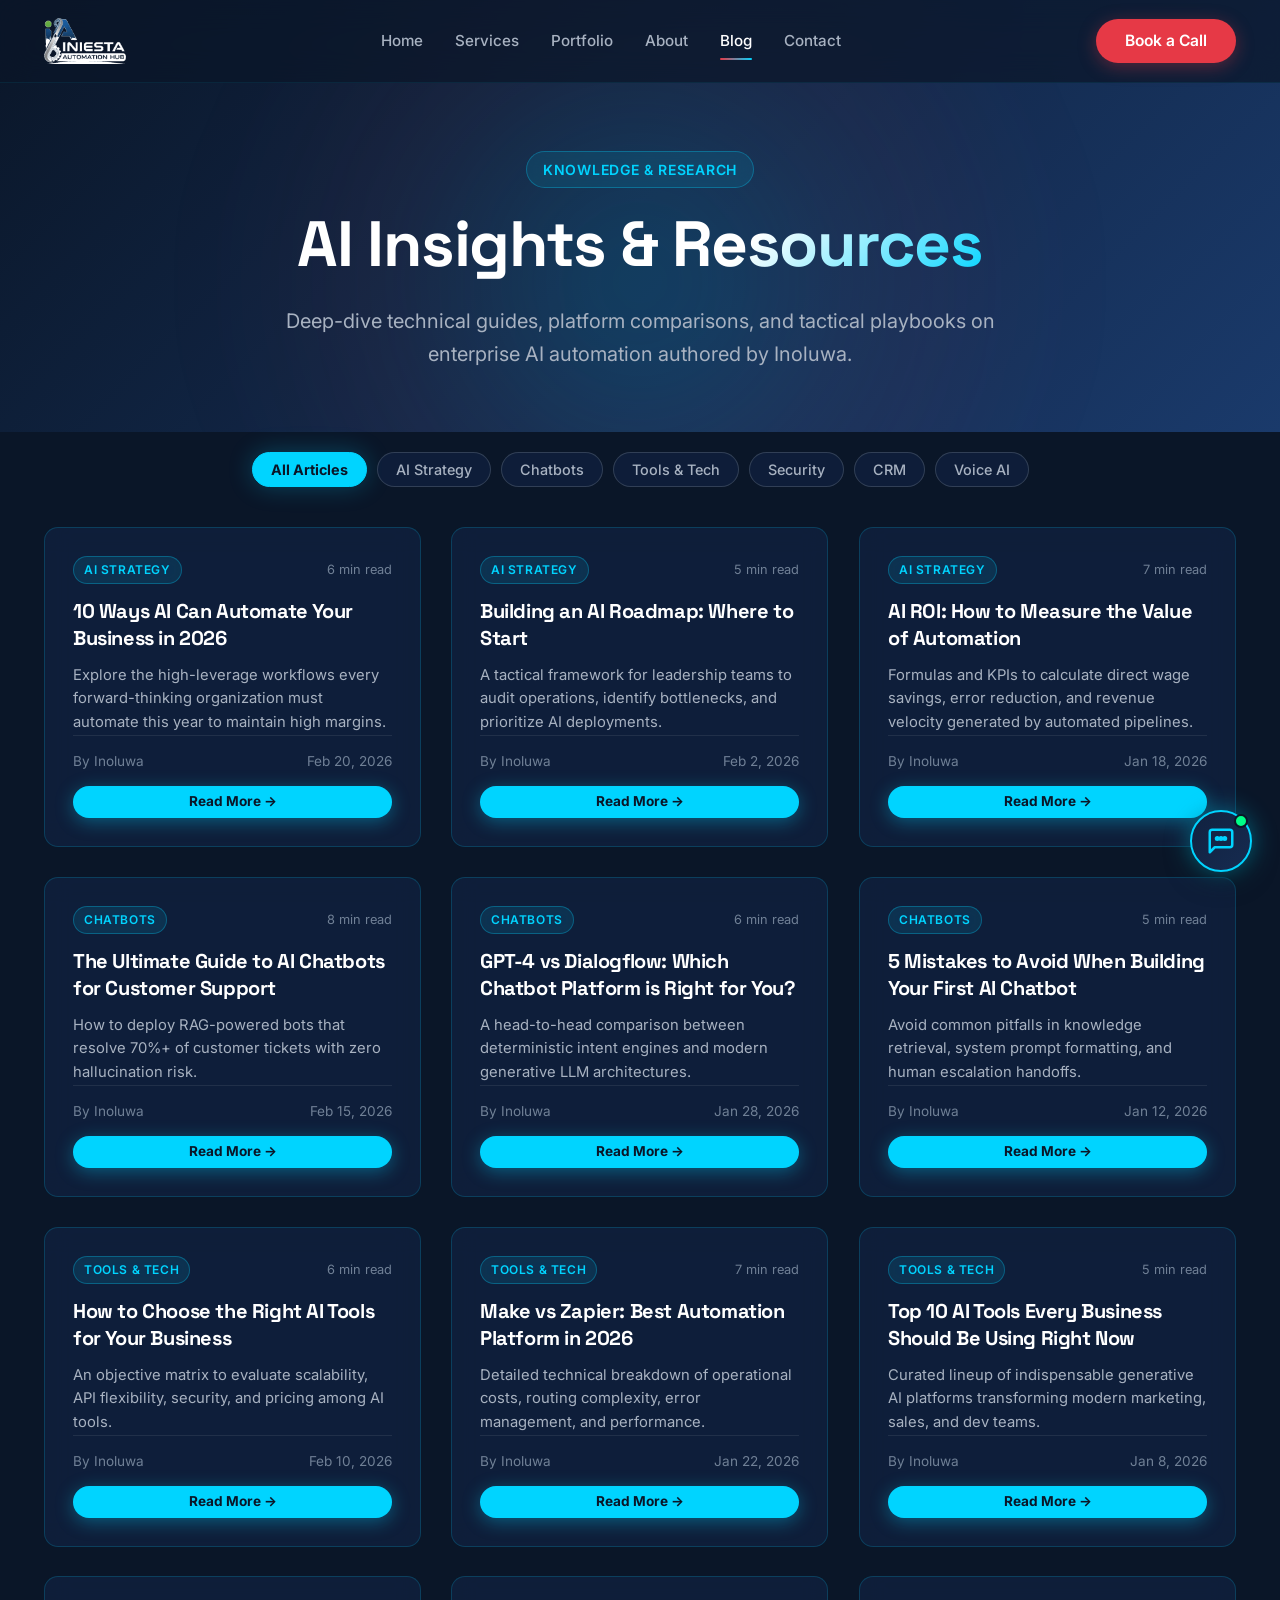
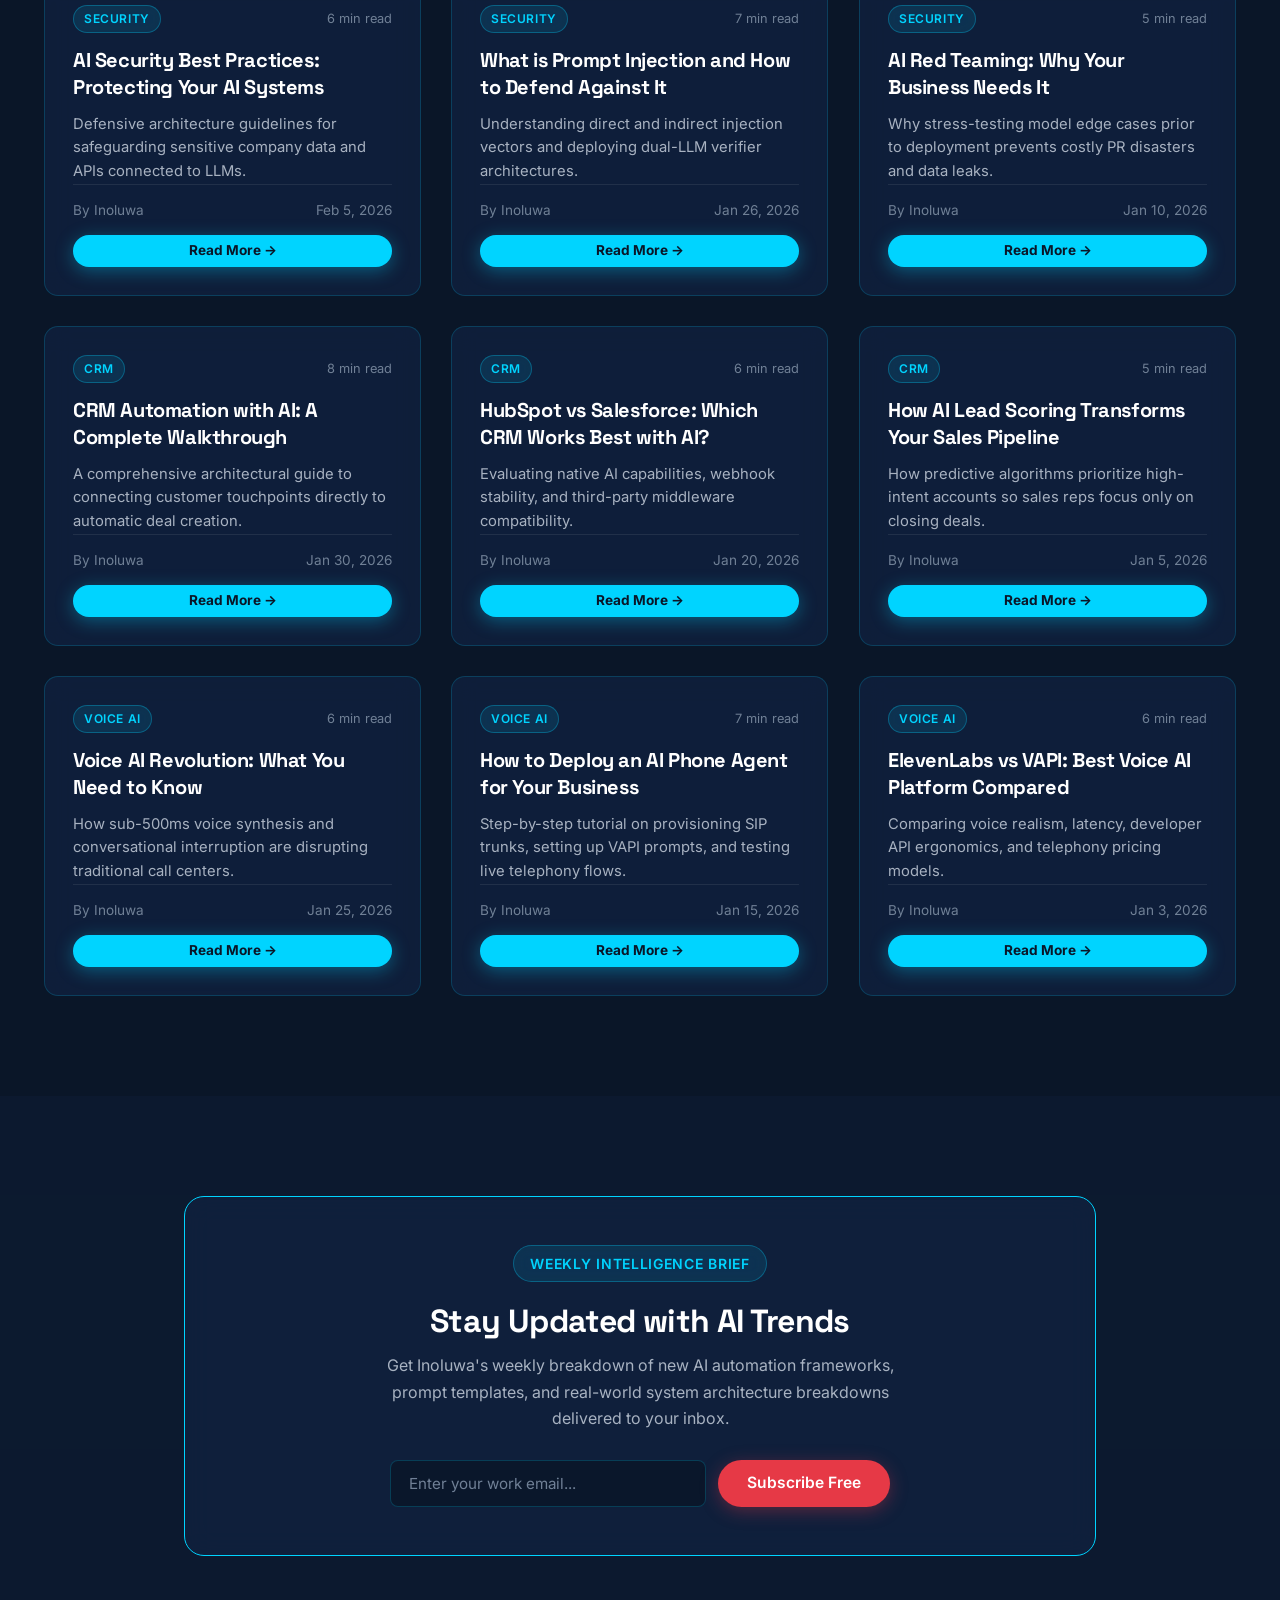
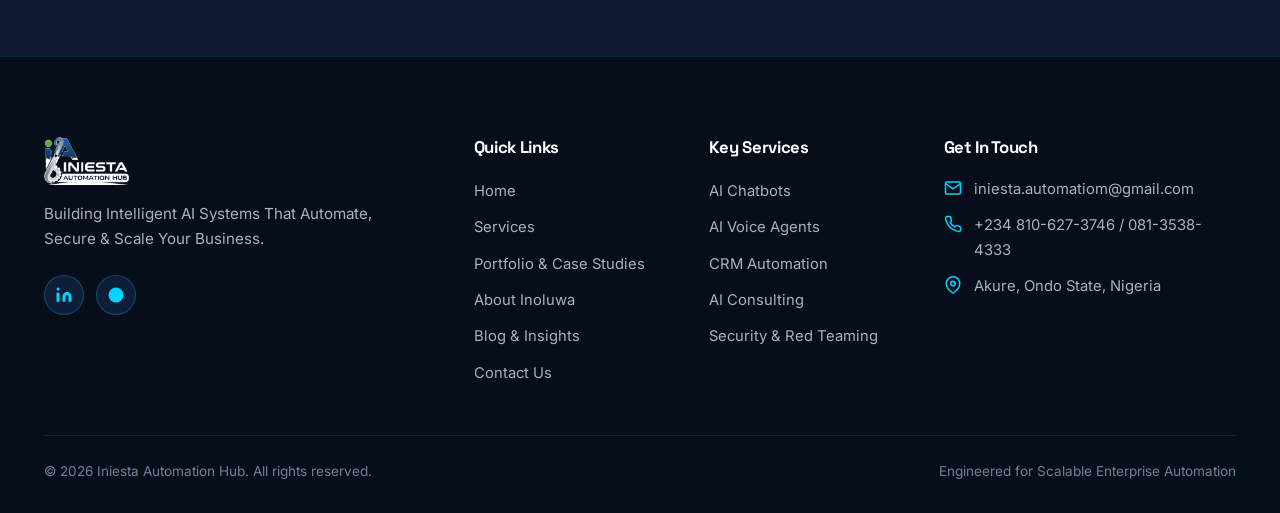
<file: blog.html>
<!DOCTYPE html>
<html lang="en">
<head>
  <meta charset="UTF-8">
  <meta name="viewport" content="width=device-width, initial-scale=1.0">
  <title>AI Insights & Resources — Iniesta Automation Hub</title>
  <meta name="description" content="In-depth tutorials, technical comparisons, and strategic guides on AI agents, automation workflows, voice AI, CRM synchronization, and LLM security.">
  <meta property="og:title" content="AI Insights & Resources — Iniesta Automation Hub">
  <meta property="og:description" content="Strategic guides on AI agents, automation workflows, voice AI, CRM sync, and LLM security.">

  <!-- Google Fonts -->
  <link rel="preconnect" href="https://fonts.googleapis.com">
  <link rel="preconnect" href="https://fonts.gstatic.com" crossorigin>
  <link href="https://fonts.googleapis.com/css2?family=Inter:wght@400;500;600;700&family=Space+Grotesk:wght@600;700;800&display=swap" rel="stylesheet">

  <!-- Stylesheets -->
  <link rel="stylesheet" href="css/style.css">
  <link rel="stylesheet" href="css/components.css">
  <link rel="stylesheet" href="css/animations.css">
</head>
<body>

  <!-- ==================== HEADER / NAVBAR ==================== -->
  <header class="site-header" id="site-header">
    <div class="container nav-container">
      <a href="index.html" class="brand-logo" aria-label="Iniesta Automation Hub Home">
        <img src="assets/images/logo-dark-mode.png" alt="Iniesta Automation Hub" class="brand-logo-img">
      </a>

      <nav class="nav-menu">
        <a href="index.html" class="nav-link">Home</a>
        <a href="services.html" class="nav-link">Services</a>
        <a href="portfolio.html" class="nav-link">Portfolio</a>
        <a href="about.html" class="nav-link">About</a>
        <a href="blog.html" class="nav-link active">Blog</a>
        <a href="contact.html" class="nav-link">Contact</a>
      </nav>

      <div class="nav-cta-wrap">
        <a href="book.html" class="btn btn-red">Book a Call</a>
        <button class="mobile-toggle" aria-label="Toggle navigation menu">
          <span class="hamburger-box">
            <span class="hamburger-line"></span>
            <span class="hamburger-line"></span>
            <span class="hamburger-line"></span>
          </span>
        </button>
      </div>
    </div>
  </header>

  <!-- Mobile Drawer Menu -->
  <div class="mobile-menu-drawer">
    <a href="index.html" class="nav-link">Home</a>
    <a href="services.html" class="nav-link">Services</a>
    <a href="portfolio.html" class="nav-link">Portfolio</a>
    <a href="about.html" class="nav-link">About</a>
    <a href="blog.html" class="nav-link active">Blog</a>
    <a href="contact.html" class="nav-link">Contact</a>
    <a href="book.html" class="btn btn-red btn-lg" style="margin-top: 15px;">Book a Strategy Call</a>
  </div>

  <main>
    <!-- ==================== HERO SECTION ==================== -->
    <section class="hero-section" style="min-height: 48vh; padding-top: 140px; padding-bottom: 50px;">
      <div class="hero-radial-glow"></div>
      <div class="container hero-content">
        <div class="badge-chip">Knowledge & Research</div>
        <h1 class="hero-headline">AI Insights & <span class="text-gradient">Resources</span></h1>
        <p class="hero-subheadline">
          Deep-dive technical guides, platform comparisons, and tactical playbooks on enterprise AI automation authored by Inoluwa.
        </p>
      </div>
    </section>

    <!-- ==================== FILTER TABS & 18 BLOG POSTS ==================== -->
    <section class="section" style="padding-top: 20px;">
      <div class="container">
        
        <!-- Filter Tabs -->
        <div class="filter-tabs reveal">
          <button class="filter-tab-btn blog-filter-btn active" data-filter="all">All Articles</button>
          <button class="filter-tab-btn blog-filter-btn" data-filter="strategy">AI Strategy</button>
          <button class="filter-tab-btn blog-filter-btn" data-filter="chatbots">Chatbots</button>
          <button class="filter-tab-btn blog-filter-btn" data-filter="tools">Tools & Tech</button>
          <button class="filter-tab-btn blog-filter-btn" data-filter="security">Security</button>
          <button class="filter-tab-btn blog-filter-btn" data-filter="crm">CRM</button>
          <button class="filter-tab-btn blog-filter-btn" data-filter="voice">Voice AI</button>
        </div>

        <!-- 18 Blog Cards Grid (3 columns) -->
        <div class="grid-3" id="blog-grid">
          
          <!-- Post 1 -->
          <div class="blog-card blog-card-item reveal" data-category="strategy">
            <div>
              <div class="blog-meta-top">
                <span class="badge-chip" style="margin-bottom:0;padding:3px 10px;font-size:0.75rem;">AI Strategy</span>
                <span style="font-size: 0.8rem; color: var(--text-muted);">6 min read</span>
              </div>
              <h3 class="blog-title">10 Ways AI Can Automate Your Business in 2026</h3>
              <p class="blog-excerpt">Explore the high-leverage workflows every forward-thinking organization must automate this year to maintain high margins.</p>
            </div>
            <div>
              <div class="blog-author-strip">
                <span>By Inoluwa</span>
                <span>Feb 20, 2026</span>
              </div>
              <a href="#" class="btn btn-sm btn-cyan read-blog-btn" data-post-id="post-1" style="width:100%;margin-top:14px;">Read More →</a>
            </div>
          </div>

          <!-- Post 2 -->
          <div class="blog-card blog-card-item reveal" data-category="strategy">
            <div>
              <div class="blog-meta-top">
                <span class="badge-chip" style="margin-bottom:0;padding:3px 10px;font-size:0.75rem;">AI Strategy</span>
                <span style="font-size: 0.8rem; color: var(--text-muted);">5 min read</span>
              </div>
              <h3 class="blog-title">Building an AI Roadmap: Where to Start</h3>
              <p class="blog-excerpt">A tactical framework for leadership teams to audit operations, identify bottlenecks, and prioritize AI deployments.</p>
            </div>
            <div>
              <div class="blog-author-strip">
                <span>By Inoluwa</span>
                <span>Feb 2, 2026</span>
              </div>
              <a href="#" class="btn btn-sm btn-cyan read-blog-btn" data-post-id="post-2" style="width:100%;margin-top:14px;">Read More →</a>
            </div>
          </div>

          <!-- Post 3 -->
          <div class="blog-card blog-card-item reveal" data-category="strategy">
            <div>
              <div class="blog-meta-top">
                <span class="badge-chip" style="margin-bottom:0;padding:3px 10px;font-size:0.75rem;">AI Strategy</span>
                <span style="font-size: 0.8rem; color: var(--text-muted);">7 min read</span>
              </div>
              <h3 class="blog-title">AI ROI: How to Measure the Value of Automation</h3>
              <p class="blog-excerpt">Formulas and KPIs to calculate direct wage savings, error reduction, and revenue velocity generated by automated pipelines.</p>
            </div>
            <div>
              <div class="blog-author-strip">
                <span>By Inoluwa</span>
                <span>Jan 18, 2026</span>
              </div>
              <a href="#" class="btn btn-sm btn-cyan read-blog-btn" data-post-id="post-3" style="width:100%;margin-top:14px;">Read More →</a>
            </div>
          </div>

          <!-- Post 4 -->
          <div class="blog-card blog-card-item reveal" data-category="chatbots">
            <div>
              <div class="blog-meta-top">
                <span class="badge-chip" style="margin-bottom:0;padding:3px 10px;font-size:0.75rem;">Chatbots</span>
                <span style="font-size: 0.8rem; color: var(--text-muted);">8 min read</span>
              </div>
              <h3 class="blog-title">The Ultimate Guide to AI Chatbots for Customer Support</h3>
              <p class="blog-excerpt">How to deploy RAG-powered bots that resolve 70%+ of customer tickets with zero hallucination risk.</p>
            </div>
            <div>
              <div class="blog-author-strip">
                <span>By Inoluwa</span>
                <span>Feb 15, 2026</span>
              </div>
              <a href="#" class="btn btn-sm btn-cyan read-blog-btn" data-post-id="post-4" style="width:100%;margin-top:14px;">Read More →</a>
            </div>
          </div>

          <!-- Post 5 -->
          <div class="blog-card blog-card-item reveal" data-category="chatbots">
            <div>
              <div class="blog-meta-top">
                <span class="badge-chip" style="margin-bottom:0;padding:3px 10px;font-size:0.75rem;">Chatbots</span>
                <span style="font-size: 0.8rem; color: var(--text-muted);">6 min read</span>
              </div>
              <h3 class="blog-title">GPT-4 vs Dialogflow: Which Chatbot Platform is Right for You?</h3>
              <p class="blog-excerpt">A head-to-head comparison between deterministic intent engines and modern generative LLM architectures.</p>
            </div>
            <div>
              <div class="blog-author-strip">
                <span>By Inoluwa</span>
                <span>Jan 28, 2026</span>
              </div>
              <a href="#" class="btn btn-sm btn-cyan read-blog-btn" data-post-id="post-5" style="width:100%;margin-top:14px;">Read More →</a>
            </div>
          </div>

          <!-- Post 6 -->
          <div class="blog-card blog-card-item reveal" data-category="chatbots">
            <div>
              <div class="blog-meta-top">
                <span class="badge-chip" style="margin-bottom:0;padding:3px 10px;font-size:0.75rem;">Chatbots</span>
                <span style="font-size: 0.8rem; color: var(--text-muted);">5 min read</span>
              </div>
              <h3 class="blog-title">5 Mistakes to Avoid When Building Your First AI Chatbot</h3>
              <p class="blog-excerpt">Avoid common pitfalls in knowledge retrieval, system prompt formatting, and human escalation handoffs.</p>
            </div>
            <div>
              <div class="blog-author-strip">
                <span>By Inoluwa</span>
                <span>Jan 12, 2026</span>
              </div>
              <a href="#" class="btn btn-sm btn-cyan read-blog-btn" data-post-id="post-6" style="width:100%;margin-top:14px;">Read More →</a>
            </div>
          </div>

          <!-- Post 7 -->
          <div class="blog-card blog-card-item reveal" data-category="tools">
            <div>
              <div class="blog-meta-top">
                <span class="badge-chip" style="margin-bottom:0;padding:3px 10px;font-size:0.75rem;">Tools & Tech</span>
                <span style="font-size: 0.8rem; color: var(--text-muted);">6 min read</span>
              </div>
              <h3 class="blog-title">How to Choose the Right AI Tools for Your Business</h3>
              <p class="blog-excerpt">An objective matrix to evaluate scalability, API flexibility, security, and pricing among AI tools.</p>
            </div>
            <div>
              <div class="blog-author-strip">
                <span>By Inoluwa</span>
                <span>Feb 10, 2026</span>
              </div>
              <a href="#" class="btn btn-sm btn-cyan read-blog-btn" data-post-id="post-7" style="width:100%;margin-top:14px;">Read More →</a>
            </div>
          </div>

          <!-- Post 8 -->
          <div class="blog-card blog-card-item reveal" data-category="tools">
            <div>
              <div class="blog-meta-top">
                <span class="badge-chip" style="margin-bottom:0;padding:3px 10px;font-size:0.75rem;">Tools & Tech</span>
                <span style="font-size: 0.8rem; color: var(--text-muted);">7 min read</span>
              </div>
              <h3 class="blog-title">Make vs Zapier: Best Automation Platform in 2026</h3>
              <p class="blog-excerpt">Detailed technical breakdown of operational costs, routing complexity, error management, and performance.</p>
            </div>
            <div>
              <div class="blog-author-strip">
                <span>By Inoluwa</span>
                <span>Jan 22, 2026</span>
              </div>
              <a href="#" class="btn btn-sm btn-cyan read-blog-btn" data-post-id="post-8" style="width:100%;margin-top:14px;">Read More →</a>
            </div>
          </div>

          <!-- Post 9 -->
          <div class="blog-card blog-card-item reveal" data-category="tools">
            <div>
              <div class="blog-meta-top">
                <span class="badge-chip" style="margin-bottom:0;padding:3px 10px;font-size:0.75rem;">Tools & Tech</span>
                <span style="font-size: 0.8rem; color: var(--text-muted);">5 min read</span>
              </div>
              <h3 class="blog-title">Top 10 AI Tools Every Business Should Be Using Right Now</h3>
              <p class="blog-excerpt">Curated lineup of indispensable generative AI platforms transforming modern marketing, sales, and dev teams.</p>
            </div>
            <div>
              <div class="blog-author-strip">
                <span>By Inoluwa</span>
                <span>Jan 8, 2026</span>
              </div>
              <a href="#" class="btn btn-sm btn-cyan read-blog-btn" data-post-id="post-9" style="width:100%;margin-top:14px;">Read More →</a>
            </div>
          </div>

          <!-- Post 10 -->
          <div class="blog-card blog-card-item reveal" data-category="security">
            <div>
              <div class="blog-meta-top">
                <span class="badge-chip" style="margin-bottom:0;padding:3px 10px;font-size:0.75rem;">Security</span>
                <span style="font-size: 0.8rem; color: var(--text-muted);">6 min read</span>
              </div>
              <h3 class="blog-title">AI Security Best Practices: Protecting Your AI Systems</h3>
              <p class="blog-excerpt">Defensive architecture guidelines for safeguarding sensitive company data and APIs connected to LLMs.</p>
            </div>
            <div>
              <div class="blog-author-strip">
                <span>By Inoluwa</span>
                <span>Feb 5, 2026</span>
              </div>
              <a href="#" class="btn btn-sm btn-cyan read-blog-btn" data-post-id="post-10" style="width:100%;margin-top:14px;">Read More →</a>
            </div>
          </div>

          <!-- Post 11 -->
          <div class="blog-card blog-card-item reveal" data-category="security">
            <div>
              <div class="blog-meta-top">
                <span class="badge-chip" style="margin-bottom:0;padding:3px 10px;font-size:0.75rem;">Security</span>
                <span style="font-size: 0.8rem; color: var(--text-muted);">7 min read</span>
              </div>
              <h3 class="blog-title">What is Prompt Injection and How to Defend Against It</h3>
              <p class="blog-excerpt">Understanding direct and indirect injection vectors and deploying dual-LLM verifier architectures.</p>
            </div>
            <div>
              <div class="blog-author-strip">
                <span>By Inoluwa</span>
                <span>Jan 26, 2026</span>
              </div>
              <a href="#" class="btn btn-sm btn-cyan read-blog-btn" data-post-id="post-11" style="width:100%;margin-top:14px;">Read More →</a>
            </div>
          </div>

          <!-- Post 12 -->
          <div class="blog-card blog-card-item reveal" data-category="security">
            <div>
              <div class="blog-meta-top">
                <span class="badge-chip" style="margin-bottom:0;padding:3px 10px;font-size:0.75rem;">Security</span>
                <span style="font-size: 0.8rem; color: var(--text-muted);">5 min read</span>
              </div>
              <h3 class="blog-title">AI Red Teaming: Why Your Business Needs It</h3>
              <p class="blog-excerpt">Why stress-testing model edge cases prior to deployment prevents costly PR disasters and data leaks.</p>
            </div>
            <div>
              <div class="blog-author-strip">
                <span>By Inoluwa</span>
                <span>Jan 10, 2026</span>
              </div>
              <a href="#" class="btn btn-sm btn-cyan read-blog-btn" data-post-id="post-12" style="width:100%;margin-top:14px;">Read More →</a>
            </div>
          </div>

          <!-- Post 13 -->
          <div class="blog-card blog-card-item reveal" data-category="crm">
            <div>
              <div class="blog-meta-top">
                <span class="badge-chip" style="margin-bottom:0;padding:3px 10px;font-size:0.75rem;">CRM</span>
                <span style="font-size: 0.8rem; color: var(--text-muted);">8 min read</span>
              </div>
              <h3 class="blog-title">CRM Automation with AI: A Complete Walkthrough</h3>
              <p class="blog-excerpt">A comprehensive architectural guide to connecting customer touchpoints directly to automatic deal creation.</p>
            </div>
            <div>
              <div class="blog-author-strip">
                <span>By Inoluwa</span>
                <span>Jan 30, 2026</span>
              </div>
              <a href="#" class="btn btn-sm btn-cyan read-blog-btn" data-post-id="post-13" style="width:100%;margin-top:14px;">Read More →</a>
            </div>
          </div>

          <!-- Post 14 -->
          <div class="blog-card blog-card-item reveal" data-category="crm">
            <div>
              <div class="blog-meta-top">
                <span class="badge-chip" style="margin-bottom:0;padding:3px 10px;font-size:0.75rem;">CRM</span>
                <span style="font-size: 0.8rem; color: var(--text-muted);">6 min read</span>
              </div>
              <h3 class="blog-title">HubSpot vs Salesforce: Which CRM Works Best with AI?</h3>
              <p class="blog-excerpt">Evaluating native AI capabilities, webhook stability, and third-party middleware compatibility.</p>
            </div>
            <div>
              <div class="blog-author-strip">
                <span>By Inoluwa</span>
                <span>Jan 20, 2026</span>
              </div>
              <a href="#" class="btn btn-sm btn-cyan read-blog-btn" data-post-id="post-14" style="width:100%;margin-top:14px;">Read More →</a>
            </div>
          </div>

          <!-- Post 15 -->
          <div class="blog-card blog-card-item reveal" data-category="crm">
            <div>
              <div class="blog-meta-top">
                <span class="badge-chip" style="margin-bottom:0;padding:3px 10px;font-size:0.75rem;">CRM</span>
                <span style="font-size: 0.8rem; color: var(--text-muted);">5 min read</span>
              </div>
              <h3 class="blog-title">How AI Lead Scoring Transforms Your Sales Pipeline</h3>
              <p class="blog-excerpt">How predictive algorithms prioritize high-intent accounts so sales reps focus only on closing deals.</p>
            </div>
            <div>
              <div class="blog-author-strip">
                <span>By Inoluwa</span>
                <span>Jan 5, 2026</span>
              </div>
              <a href="#" class="btn btn-sm btn-cyan read-blog-btn" data-post-id="post-15" style="width:100%;margin-top:14px;">Read More →</a>
            </div>
          </div>

          <!-- Post 16 -->
          <div class="blog-card blog-card-item reveal" data-category="voice">
            <div>
              <div class="blog-meta-top">
                <span class="badge-chip" style="margin-bottom:0;padding:3px 10px;font-size:0.75rem;">Voice AI</span>
                <span style="font-size: 0.8rem; color: var(--text-muted);">6 min read</span>
              </div>
              <h3 class="blog-title">Voice AI Revolution: What You Need to Know</h3>
              <p class="blog-excerpt">How sub-500ms voice synthesis and conversational interruption are disrupting traditional call centers.</p>
            </div>
            <div>
              <div class="blog-author-strip">
                <span>By Inoluwa</span>
                <span>Jan 25, 2026</span>
              </div>
              <a href="#" class="btn btn-sm btn-cyan read-blog-btn" data-post-id="post-16" style="width:100%;margin-top:14px;">Read More →</a>
            </div>
          </div>

          <!-- Post 17 -->
          <div class="blog-card blog-card-item reveal" data-category="voice">
            <div>
              <div class="blog-meta-top">
                <span class="badge-chip" style="margin-bottom:0;padding:3px 10px;font-size:0.75rem;">Voice AI</span>
                <span style="font-size: 0.8rem; color: var(--text-muted);">7 min read</span>
              </div>
              <h3 class="blog-title">How to Deploy an AI Phone Agent for Your Business</h3>
              <p class="blog-excerpt">Step-by-step tutorial on provisioning SIP trunks, setting up VAPI prompts, and testing live telephony flows.</p>
            </div>
            <div>
              <div class="blog-author-strip">
                <span>By Inoluwa</span>
                <span>Jan 15, 2026</span>
              </div>
              <a href="#" class="btn btn-sm btn-cyan read-blog-btn" data-post-id="post-17" style="width:100%;margin-top:14px;">Read More →</a>
            </div>
          </div>

          <!-- Post 18 -->
          <div class="blog-card blog-card-item reveal" data-category="voice">
            <div>
              <div class="blog-meta-top">
                <span class="badge-chip" style="margin-bottom:0;padding:3px 10px;font-size:0.75rem;">Voice AI</span>
                <span style="font-size: 0.8rem; color: var(--text-muted);">6 min read</span>
              </div>
              <h3 class="blog-title">ElevenLabs vs VAPI: Best Voice AI Platform Compared</h3>
              <p class="blog-excerpt">Comparing voice realism, latency, developer API ergonomics, and telephony pricing models.</p>
            </div>
            <div>
              <div class="blog-author-strip">
                <span>By Inoluwa</span>
                <span>Jan 3, 2026</span>
              </div>
              <a href="#" class="btn btn-sm btn-cyan read-blog-btn" data-post-id="post-18" style="width:100%;margin-top:14px;">Read More →</a>
            </div>
          </div>

        </div>
      </div>
    </section>

    <!-- ==================== NEWSLETTER SECTION ==================== -->
    <section class="section" style="background: rgba(17,34,64,0.3);">
      <div class="container container-narrow">
        <div class="glass-card reveal" style="padding: 48px; text-align: center; border-color: var(--accent-cyan);">
          <div class="badge-chip">Weekly Intelligence Brief</div>
          <h2 style="font-size: 2rem; margin-bottom: 12px;">Stay Updated with AI Trends</h2>
          <p style="color: var(--text-body); max-width: 540px; margin: 0 auto 28px auto;">
            Get Inoluwa's weekly breakdown of new AI automation frameworks, prompt templates, and real-world system architecture breakdowns delivered to your inbox.
          </p>
          
          <form class="newsletter-form" style="display: flex; gap: 12px; max-width: 500px; margin: 0 auto; flex-wrap: wrap;">
            <input type="email" class="form-control" placeholder="Enter your work email..." required style="flex: 1; min-width: 240px;">
            <button type="submit" class="btn btn-red" style="padding: 13px 28px;">Subscribe Free</button>
          </form>
        </div>
      </div>
    </section>
  </main>

  <!-- ==================== FOOTER ==================== -->
  <footer class="site-footer">
    <div class="container">
      <div class="footer-grid">
        <div class="footer-brand-col">
          <a href="index.html" class="brand-logo" style="margin-bottom: 14px;" aria-label="Iniesta Automation Hub Home">
            <img src="assets/images/logo-dark-mode.png" alt="Iniesta Automation Hub" class="brand-logo-img" style="height: 48px;">
          </a>
          <p>Building Intelligent AI Systems That Automate, Secure & Scale Your Business.</p>
          <div class="footer-social-links">
            <a href="https://linkedin.com" target="_blank" rel="noopener" class="social-icon-btn" aria-label="LinkedIn"><svg viewBox="0 0 24 24"><path d="M16 8a6 6 0 0 1 6 6v7h-4v-7a2 2 0 0 0-2-2 2 2 0 0 0-2 2v7h-4v-7a6 6 0 0 1 6-6zM2 9h4v12H2z"></path><circle cx="4" cy="4" r="2"></circle></svg></a>
            <a href="https://upwork.com" target="_blank" rel="noopener" class="social-icon-btn" aria-label="Upwork"><svg viewBox="0 0 24 24"><circle cx="12" cy="12" r="10"></circle><path d="M8 12h8M12 8v8"></path></svg></a>
          </div>
        </div>

        <div>
          <h4 class="footer-col-title">Quick Links</h4>
          <ul class="footer-links-list">
            <li><a href="index.html">Home</a></li>
            <li><a href="services.html">Services</a></li>
            <li><a href="portfolio.html">Portfolio & Case Studies</a></li>
            <li><a href="about.html">About Inoluwa</a></li>
            <li><a href="blog.html">Blog & Insights</a></li>
            <li><a href="contact.html">Contact Us</a></li>
          </ul>
        </div>

        <div>
          <h4 class="footer-col-title">Key Services</h4>
          <ul class="footer-links-list">
            <li><a href="services.html#chatbots">AI Chatbots</a></li>
            <li><a href="services.html#voice-agents">AI Voice Agents</a></li>
            <li><a href="services.html#crm-automation">CRM Automation</a></li>
            <li><a href="services.html#consulting">AI Consulting</a></li>
            <li><a href="services.html#security">Security & Red Teaming</a></li>
          </ul>
        </div>

        <div>
          <h4 class="footer-col-title">Get In Touch</h4>
          <div class="footer-contact-item">
            <svg viewBox="0 0 24 24" fill="none" stroke="currentColor" stroke-width="2"><path d="M4 4h16c1.1 0 2 .9 2 2v12c0 1.1-.9 2-2 2H4c-1.1 0-2-.9-2-2V6c0-1.1.9-2 2-2z"></path><polyline points="22,6 12,13 2,6"></polyline></svg>
            <a href="mailto:iniesta.automatiom@gmail.com" style="color:#A8B2C1;">iniesta.automatiom@gmail.com</a>
          </div>
          <div class="footer-contact-item">
            <svg viewBox="0 0 24 24" fill="none" stroke="currentColor" stroke-width="2"><path d="M22 16.92v3a2 2 0 0 1-2.18 2 19.79 19.79 0 0 1-8.63-3.07 19.5 19.5 0 0 1-6-6 19.79 19.79 0 0 1-3.07-8.67A2 2 0 0 1 4.11 2h3a2 2 0 0 1 2 1.72 12.84 12.84 0 0 0 .7 2.81 2 2 0 0 1-.45 2.11L8.09 9.91a16 16 0 0 0 6 6l1.27-1.27a2 2 0 0 1 2.11-.45 12.84 12.84 0 0 0 2.81.7A2 2 0 0 1 22 16.92z"></path></svg>
            <span>+234 810-627-3746 / 081-3538-4333</span>
          </div>
          <div class="footer-contact-item">
            <svg viewBox="0 0 24 24" fill="none" stroke="currentColor" stroke-width="2"><path d="M21 10c0 7-9 13-9 13s-9-6-9-13a9 9 0 0 1 18 0z"></path><circle cx="12" cy="10" r="3"></circle></svg>
            <span>Akure, Ondo State, Nigeria</span>
          </div>
        </div>
      </div>

      <div class="footer-bottom-bar">
        <div>© 2026 Iniesta Automation Hub. All rights reserved.</div>
        <div>Engineered for Scalable Enterprise Automation</div>
      </div>
    </div>
  </footer>

  <!-- Scripts -->
  <script src="js/main.js"></script>
  <script src="js/chatbot.js"></script>
  <script src="js/blog-portfolio.js"></script>
  <script src="js/forms.js"></script>
</body>
</html>
</file>
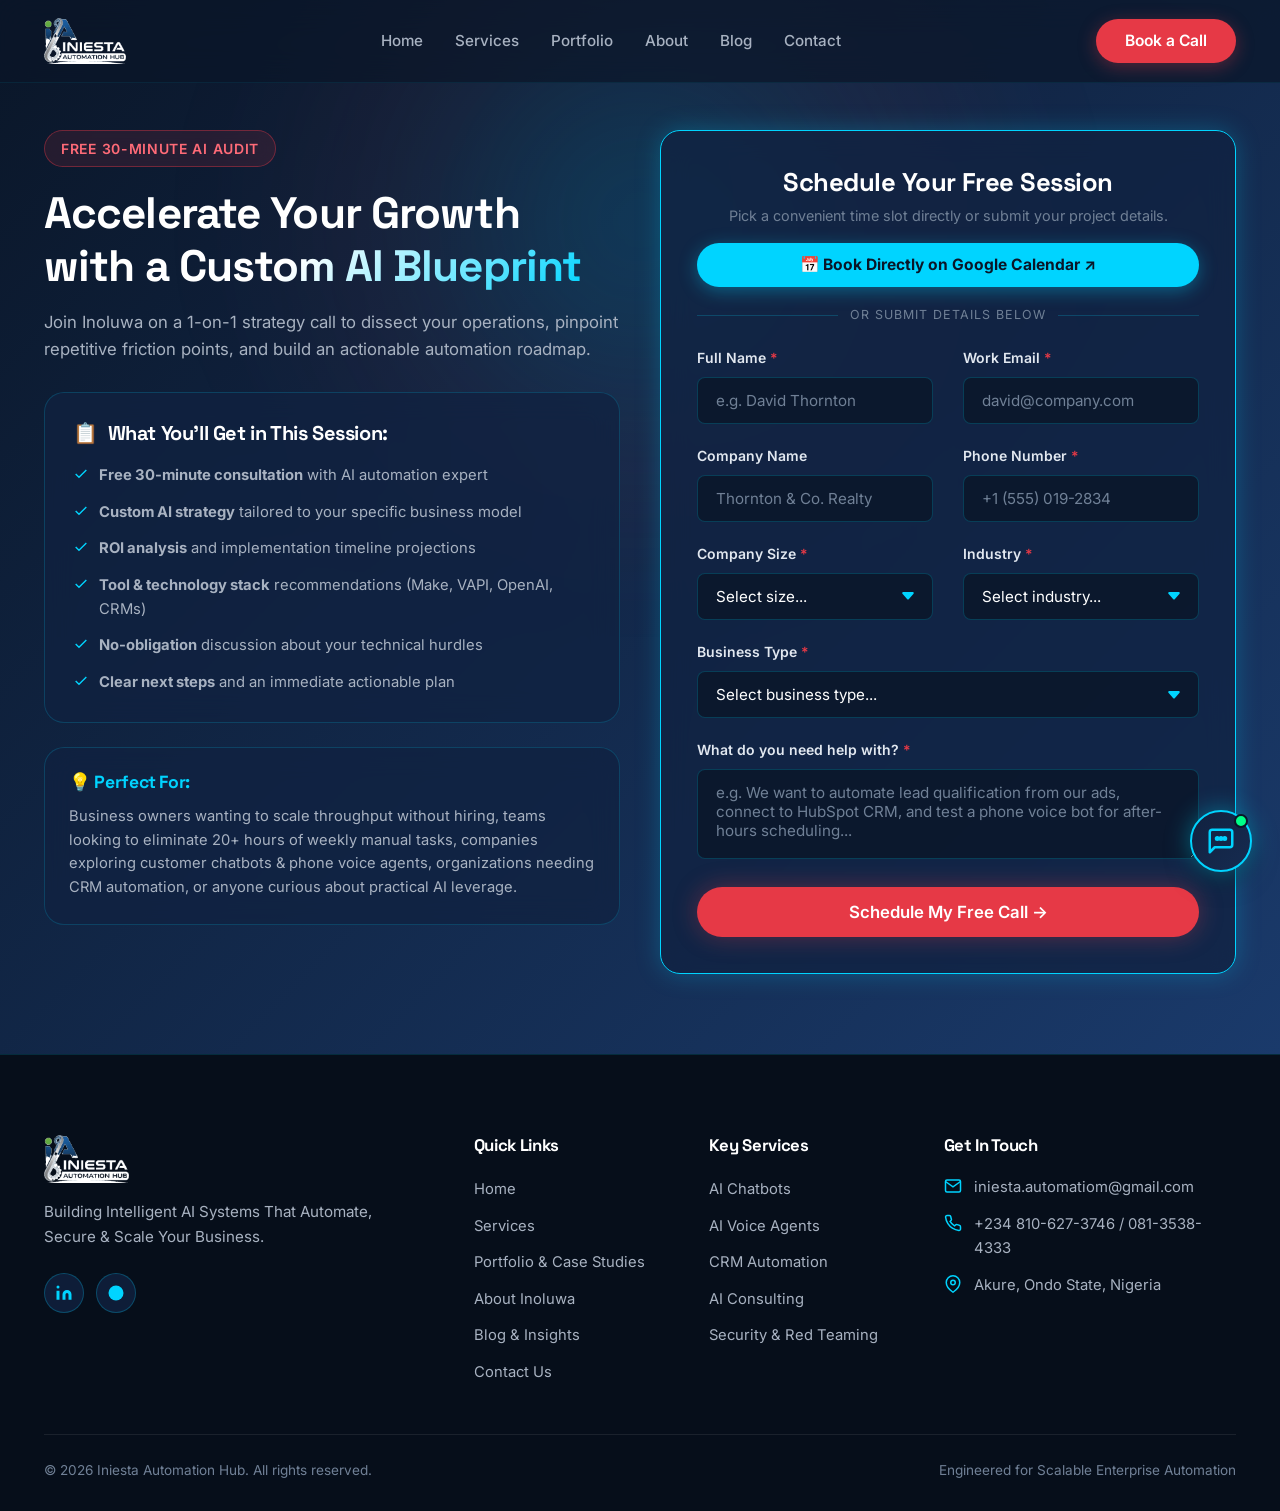
<file: book.html>
<!DOCTYPE html>
<html lang="en">
<head>
  <meta charset="UTF-8">
  <meta name="viewport" content="width=device-width, initial-scale=1.0">
  <title>Book a Free Strategy Call — Iniesta Automation Hub</title>
  <meta name="description" content="Schedule a 1-on-1 free 30-minute AI strategy consultation with Inoluwa to review your workflows and map out a custom automation plan.">
  <meta property="og:title" content="Book a Free Strategy Call — Iniesta Automation Hub">
  <meta property="og:description" content="Free 30-minute AI Strategy Consultation with Inoluwa.">

  <!-- Google Fonts -->
  <link rel="preconnect" href="https://fonts.googleapis.com">
  <link rel="preconnect" href="https://fonts.gstatic.com" crossorigin>
  <link href="https://fonts.googleapis.com/css2?family=Inter:wght@400;500;600;700&family=Space+Grotesk:wght@600;700;800&display=swap" rel="stylesheet">

  <!-- Stylesheets -->
  <link rel="stylesheet" href="css/style.css">
  <link rel="stylesheet" href="css/components.css">
  <link rel="stylesheet" href="css/animations.css">
</head>
<body>

  <!-- ==================== HEADER / NAVBAR ==================== -->
  <header class="site-header" id="site-header">
    <div class="container nav-container">
      <a href="index.html" class="brand-logo" aria-label="Iniesta Automation Hub Home">
        <img src="assets/images/logo-dark-mode.png" alt="Iniesta Automation Hub" class="brand-logo-img">
      </a>

      <nav class="nav-menu">
        <a href="index.html" class="nav-link">Home</a>
        <a href="services.html" class="nav-link">Services</a>
        <a href="portfolio.html" class="nav-link">Portfolio</a>
        <a href="about.html" class="nav-link">About</a>
        <a href="blog.html" class="nav-link">Blog</a>
        <a href="contact.html" class="nav-link">Contact</a>
      </nav>

      <div class="nav-cta-wrap">
        <a href="book.html" class="btn btn-red active">Book a Call</a>
        <button class="mobile-toggle" aria-label="Toggle navigation menu">
          <span class="hamburger-box">
            <span class="hamburger-line"></span>
            <span class="hamburger-line"></span>
            <span class="hamburger-line"></span>
          </span>
        </button>
      </div>
    </div>
  </header>

  <!-- Mobile Drawer Menu -->
  <div class="mobile-menu-drawer">
    <a href="index.html" class="nav-link">Home</a>
    <a href="services.html" class="nav-link">Services</a>
    <a href="portfolio.html" class="nav-link">Portfolio</a>
    <a href="about.html" class="nav-link">About</a>
    <a href="blog.html" class="nav-link">Blog</a>
    <a href="contact.html" class="nav-link">Contact</a>
    <a href="book.html" class="btn btn-red btn-lg" style="margin-top: 15px;">Book a Strategy Call</a>
  </div>

  <main>
    <!-- ==================== HERO / BOOKING SECTION ==================== -->
    <section class="hero-section" style="min-height: 80vh; padding-top: 130px; padding-bottom: 80px;">
      <div class="hero-radial-glow"></div>
      
      <div class="container">
        <div class="grid-2" style="gap: 40px; align-items: flex-start;">

          <!-- LEFT COLUMN: WHAT YOU'LL GET & PERFECT FOR -->
          <div class="reveal-left">
            <div class="badge-chip badge-red">Free 30-Minute AI Audit</div>
            <h1 style="font-size: clamp(2rem, 3.5vw, 2.75rem); margin-bottom: 16px;">
              Accelerate Your Growth with a <span class="text-gradient">Custom AI Blueprint</span>
            </h1>
            <p style="color: var(--text-body); font-size: 1.05rem; margin-bottom: 30px; line-height: 1.6;">
              Join Inoluwa on a 1-on-1 strategy call to dissect your operations, pinpoint repetitive friction points, and build an actionable automation roadmap.
            </p>

            <!-- What You'll Get Card -->
            <div class="glass-card" style="margin-bottom: 24px; padding: 28px;">
              <h3 style="font-size: 1.25rem; color: #FFF; margin-bottom: 18px; display:flex; align-items:center; gap:10px;">
                <span style="color:var(--accent-cyan);">📋</span> What You'll Get in This Session:
              </h3>
              
              <ul class="service-bullet-list benefits-list" style="gap: 12px;">
                <li>
                  <svg viewBox="0 0 24 24" fill="none" stroke="#00D4FF" stroke-width="2"><polyline points="20 6 9 17 4 12"></polyline></svg>
                  <span><strong>Free 30-minute consultation</strong> with AI automation expert</span>
                </li>
                <li>
                  <svg viewBox="0 0 24 24" fill="none" stroke="#00D4FF" stroke-width="2"><polyline points="20 6 9 17 4 12"></polyline></svg>
                  <span><strong>Custom AI strategy</strong> tailored to your specific business model</span>
                </li>
                <li>
                  <svg viewBox="0 0 24 24" fill="none" stroke="#00D4FF" stroke-width="2"><polyline points="20 6 9 17 4 12"></polyline></svg>
                  <span><strong>ROI analysis</strong> and implementation timeline projections</span>
                </li>
                <li>
                  <svg viewBox="0 0 24 24" fill="none" stroke="#00D4FF" stroke-width="2"><polyline points="20 6 9 17 4 12"></polyline></svg>
                  <span><strong>Tool & technology stack</strong> recommendations (Make, VAPI, OpenAI, CRMs)</span>
                </li>
                <li>
                  <svg viewBox="0 0 24 24" fill="none" stroke="#00D4FF" stroke-width="2"><polyline points="20 6 9 17 4 12"></polyline></svg>
                  <span><strong>No-obligation</strong> discussion about your technical hurdles</span>
                </li>
                <li>
                  <svg viewBox="0 0 24 24" fill="none" stroke="#00D4FF" stroke-width="2"><polyline points="20 6 9 17 4 12"></polyline></svg>
                  <span><strong>Clear next steps</strong> and an immediate actionable plan</span>
                </li>
              </ul>
            </div>

            <!-- Perfect For Card -->
            <div class="glass-card" style="padding: 24px;">
              <h4 style="font-size: 1.1rem; color: var(--accent-cyan); margin-bottom: 12px;">💡 Perfect For:</h4>
              <p style="font-size: 0.92rem; color: var(--text-body); line-height: 1.6; margin: 0;">
                Business owners wanting to scale throughput without hiring, teams looking to eliminate 20+ hours of weekly manual tasks, companies exploring customer chatbots & phone voice agents, organizations needing CRM automation, or anyone curious about practical AI leverage.
              </p>
            </div>
          </div>

          <!-- RIGHT COLUMN: COMPREHENSIVE BOOKING FORM -->
          <div class="reveal-right">
            <div class="glass-card" style="padding: 36px; border-color: var(--accent-cyan); box-shadow: var(--shadow-cyan-glow);">
              
              <div style="text-align: center; margin-bottom: 20px;">
                <h3 style="font-size: 1.6rem; color: #FFF; margin-bottom: 6px;">Schedule Your Free Session</h3>
                <p style="font-size: 0.9rem; color: var(--text-muted); margin-bottom: 16px;">Pick a convenient time slot directly or submit your project details.</p>
                <a href="https://calendar.app.google/Xt1GoHFKonVmbPWe8" target="_blank" rel="noopener" class="btn btn-cyan btn-block" style="font-weight: 700; margin-bottom: 18px; box-shadow: 0 4px 18px var(--accent-cyan-glow);">
                  📅 Book Directly on Google Calendar ↗
                </a>
                <div style="display:flex; align-items:center; gap: 12px; color: var(--text-muted); font-size: 0.78rem; text-transform: uppercase; letter-spacing: 0.08em;">
                  <span style="flex:1; height:1px; background: rgba(0,212,255,0.2);"></span>
                  <span>Or submit details below</span>
                  <span style="flex:1; height:1px; background: rgba(0,212,255,0.2);"></span>
                </div>
              </div>

              <form id="booking-form">
                <!-- Name & Email -->
                <div class="grid-2">
                  <div class="form-group">
                    <label class="form-label" for="bookFullName">Full Name <span class="req">*</span></label>
                    <input type="text" id="bookFullName" class="form-control" placeholder="e.g. David Thornton" required>
                    <div class="form-error">Please enter your full name.</div>
                  </div>

                  <div class="form-group">
                    <label class="form-label" for="bookEmail">Work Email <span class="req">*</span></label>
                    <input type="email" id="bookEmail" class="form-control" placeholder="david@company.com" required>
                    <div class="form-error">Please enter a valid work email.</div>
                  </div>
                </div>

                <!-- Company & Phone -->
                <div class="grid-2">
                  <div class="form-group">
                    <label class="form-label" for="bookCompany">Company Name</label>
                    <input type="text" id="bookCompany" class="form-control" placeholder="Thornton & Co. Realty">
                  </div>

                  <div class="form-group">
                    <label class="form-label" for="bookPhone">Phone Number <span class="req">*</span></label>
                    <input type="tel" id="bookPhone" class="form-control" placeholder="+1 (555) 019-2834" required>
                    <div class="form-error">Please enter your phone number.</div>
                  </div>
                </div>

                <!-- Company Size & Industry -->
                <div class="grid-2">
                  <div class="form-group">
                    <label class="form-label" for="bookCompanySize">Company Size <span class="req">*</span></label>
                    <select id="bookCompanySize" class="form-control" required>
                      <option value="">Select size...</option>
                      <option value="1-5">1–5 (Solo / Small)</option>
                      <option value="6-20">6–20 Employees</option>
                      <option value="21-50">21–50 Employees</option>
                      <option value="51-200">51–200 Employees</option>
                      <option value="200+">200+ Enterprise</option>
                    </select>
                    <div class="form-error">Please select company size.</div>
                  </div>

                  <div class="form-group">
                    <label class="form-label" for="bookIndustry">Industry <span class="req">*</span></label>
                    <select id="bookIndustry" class="form-control" required>
                      <option value="">Select industry...</option>
                      <option value="Real Estate">Real Estate</option>
                      <option value="Healthcare">Healthcare / Medical</option>
                      <option value="B2B SaaS">B2B SaaS / Tech</option>
                      <option value="E-Commerce">E-Commerce & Retail</option>
                      <option value="Professional Services">Professional Services / Agency</option>
                      <option value="Logistics">Logistics & Supply</option>
                      <option value="Other">Other Industry</option>
                    </select>
                    <div class="form-error">Please select your industry.</div>
                  </div>
                </div>

                <!-- Business Type -->
                <div class="form-group">
                  <label class="form-label" for="bookBusinessType">Business Type <span class="req">*</span></label>
                  <select id="bookBusinessType" class="form-control" required>
                    <option value="">Select business type...</option>
                    <option value="B2B Services">B2B Services & Consulting</option>
                    <option value="Direct to Consumer">D2C / E-Commerce</option>
                    <option value="Software/SaaS">Software / SaaS</option>
                    <option value="Local Business">Local Business / Clinic</option>
                    <option value="Enterprise">Enterprise Division</option>
                  </select>
                  <div class="form-error">Please select your business type.</div>
                </div>

                <!-- What do you need help with -->
                <div class="form-group">
                  <label class="form-label" for="bookHelpTopic">What do you need help with? <span class="req">*</span></label>
                  <textarea id="bookHelpTopic" class="form-control" placeholder="e.g. We want to automate lead qualification from our ads, connect to HubSpot CRM, and test a phone voice bot for after-hours scheduling..." required style="min-height: 90px;"></textarea>
                  <div class="form-error">Please describe your automation goals.</div>
                </div>

                <button type="submit" class="btn btn-red btn-lg btn-block" style="box-shadow: var(--shadow-red-glow);">
                  Schedule My Free Call →
                </button>
              </form>

            </div>
          </div>

        </div>
      </div>
    </section>
  </main>

  <!-- ==================== FOOTER ==================== -->
  <footer class="site-footer">
    <div class="container">
      <div class="footer-grid">
        <div class="footer-brand-col">
          <a href="index.html" class="brand-logo" style="margin-bottom: 14px;" aria-label="Iniesta Automation Hub Home">
            <img src="assets/images/logo-dark-mode.png" alt="Iniesta Automation Hub" class="brand-logo-img" style="height: 48px;">
          </a>
          <p>Building Intelligent AI Systems That Automate, Secure & Scale Your Business.</p>
          <div class="footer-social-links">
            <a href="https://linkedin.com" target="_blank" rel="noopener" class="social-icon-btn" aria-label="LinkedIn"><svg viewBox="0 0 24 24"><path d="M16 8a6 6 0 0 1 6 6v7h-4v-7a2 2 0 0 0-2-2 2 2 0 0 0-2 2v7h-4v-7a6 6 0 0 1 6-6zM2 9h4v12H2z"></path><circle cx="4" cy="4" r="2"></circle></svg></a>
            <a href="https://upwork.com" target="_blank" rel="noopener" class="social-icon-btn" aria-label="Upwork"><svg viewBox="0 0 24 24"><circle cx="12" cy="12" r="10"></circle><path d="M8 12h8M12 8v8"></path></svg></a>
          </div>
        </div>

        <div>
          <h4 class="footer-col-title">Quick Links</h4>
          <ul class="footer-links-list">
            <li><a href="index.html">Home</a></li>
            <li><a href="services.html">Services</a></li>
            <li><a href="portfolio.html">Portfolio & Case Studies</a></li>
            <li><a href="about.html">About Inoluwa</a></li>
            <li><a href="blog.html">Blog & Insights</a></li>
            <li><a href="contact.html">Contact Us</a></li>
          </ul>
        </div>

        <div>
          <h4 class="footer-col-title">Key Services</h4>
          <ul class="footer-links-list">
            <li><a href="services.html#chatbots">AI Chatbots</a></li>
            <li><a href="services.html#voice-agents">AI Voice Agents</a></li>
            <li><a href="services.html#crm-automation">CRM Automation</a></li>
            <li><a href="services.html#consulting">AI Consulting</a></li>
            <li><a href="services.html#security">Security & Red Teaming</a></li>
          </ul>
        </div>

        <div>
          <h4 class="footer-col-title">Get In Touch</h4>
          <div class="footer-contact-item">
            <svg viewBox="0 0 24 24" fill="none" stroke="currentColor" stroke-width="2"><path d="M4 4h16c1.1 0 2 .9 2 2v12c0 1.1-.9 2-2 2H4c-1.1 0-2-.9-2-2V6c0-1.1.9-2 2-2z"></path><polyline points="22,6 12,13 2,6"></polyline></svg>
            <a href="mailto:iniesta.automatiom@gmail.com" style="color:#A8B2C1;">iniesta.automatiom@gmail.com</a>
          </div>
          <div class="footer-contact-item">
            <svg viewBox="0 0 24 24" fill="none" stroke="currentColor" stroke-width="2"><path d="M22 16.92v3a2 2 0 0 1-2.18 2 19.79 19.79 0 0 1-8.63-3.07 19.5 19.5 0 0 1-6-6 19.79 19.79 0 0 1-3.07-8.67A2 2 0 0 1 4.11 2h3a2 2 0 0 1 2 1.72 12.84 12.84 0 0 0 .7 2.81 2 2 0 0 1-.45 2.11L8.09 9.91a16 16 0 0 0 6 6l1.27-1.27a2 2 0 0 1 2.11-.45 12.84 12.84 0 0 0 2.81.7A2 2 0 0 1 22 16.92z"></path></svg>
            <span>+234 810-627-3746 / 081-3538-4333</span>
          </div>
          <div class="footer-contact-item">
            <svg viewBox="0 0 24 24" fill="none" stroke="currentColor" stroke-width="2"><path d="M21 10c0 7-9 13-9 13s-9-6-9-13a9 9 0 0 1 18 0z"></path><circle cx="12" cy="10" r="3"></circle></svg>
            <span>Akure, Ondo State, Nigeria</span>
          </div>
        </div>
      </div>

      <div class="footer-bottom-bar">
        <div>© 2026 Iniesta Automation Hub. All rights reserved.</div>
        <div>Engineered for Scalable Enterprise Automation</div>
      </div>
    </div>
  </footer>

  <!-- Scripts -->
  <script src="js/main.js"></script>
  <script src="js/chatbot.js"></script>
  <script src="js/forms.js"></script>
</body>
</html>
</file>
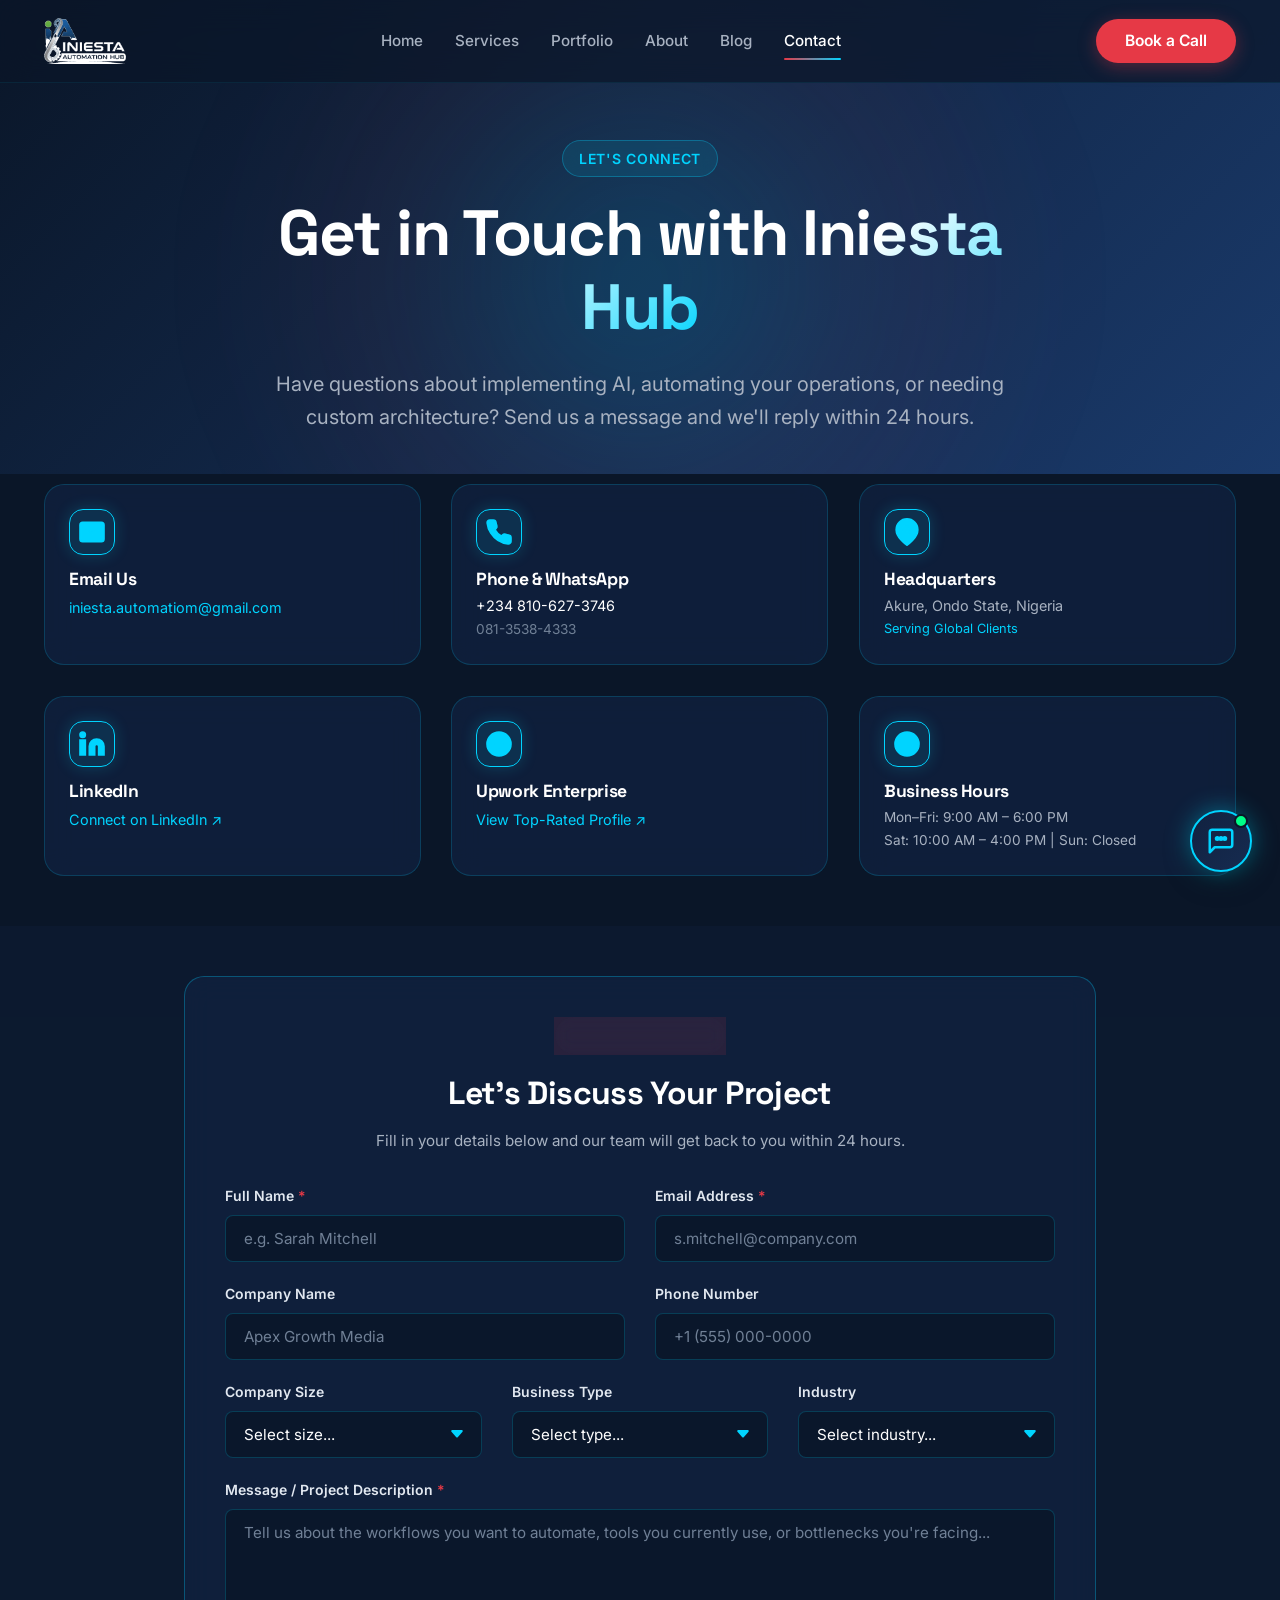
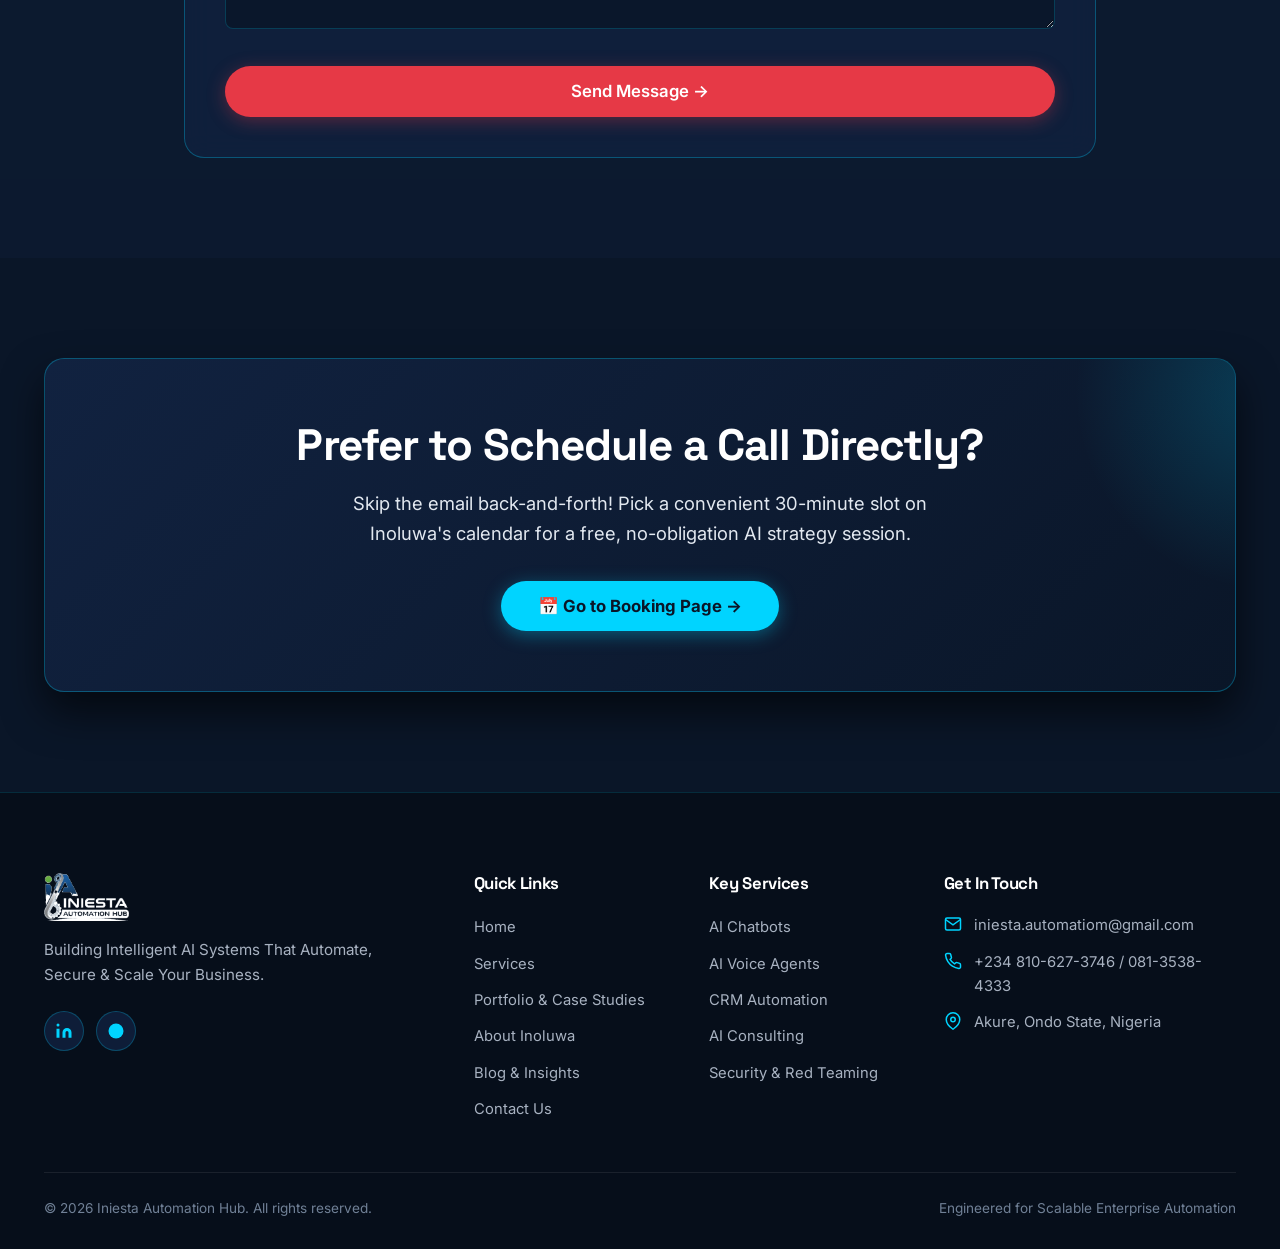
<file: contact.html>
<!DOCTYPE html>
<html lang="en">
<head>
  <meta charset="UTF-8">
  <meta name="viewport" content="width=device-width, initial-scale=1.0">
  <title>Contact Us — Iniesta Automation Hub</title>
  <meta name="description" content="Get in touch with Inoluwa and the Iniesta Automation Hub team for custom AI consulting, chatbots, voice agents, and CRM integrations.">
  <meta property="og:title" content="Contact Us — Iniesta Automation Hub">
  <meta property="og:description" content="Reach our AI automation team. Inquiries answered within 24 hours.">

  <!-- Google Fonts -->
  <link rel="preconnect" href="https://fonts.googleapis.com">
  <link rel="preconnect" href="https://fonts.gstatic.com" crossorigin>
  <link href="https://fonts.googleapis.com/css2?family=Inter:wght@400;500;600;700&family=Space+Grotesk:wght@600;700;800&display=swap" rel="stylesheet">

  <!-- Stylesheets -->
  <link rel="stylesheet" href="css/style.css">
  <link rel="stylesheet" href="css/components.css">
  <link rel="stylesheet" href="css/animations.css">
</head>
<body>

  <!-- ==================== HEADER / NAVBAR ==================== -->
  <header class="site-header" id="site-header">
    <div class="container nav-container">
      <a href="index.html" class="brand-logo" aria-label="Iniesta Automation Hub Home">
        <img src="assets/images/logo-dark-mode.png" alt="Iniesta Automation Hub" class="brand-logo-img">
      </a>

      <nav class="nav-menu">
        <a href="index.html" class="nav-link">Home</a>
        <a href="services.html" class="nav-link">Services</a>
        <a href="portfolio.html" class="nav-link">Portfolio</a>
        <a href="about.html" class="nav-link">About</a>
        <a href="blog.html" class="nav-link">Blog</a>
        <a href="contact.html" class="nav-link active">Contact</a>
      </nav>

      <div class="nav-cta-wrap">
        <a href="book.html" class="btn btn-red">Book a Call</a>
        <button class="mobile-toggle" aria-label="Toggle navigation menu">
          <span class="hamburger-box">
            <span class="hamburger-line"></span>
            <span class="hamburger-line"></span>
            <span class="hamburger-line"></span>
          </span>
        </button>
      </div>
    </div>
  </header>

  <!-- Mobile Drawer Menu -->
  <div class="mobile-menu-drawer">
    <a href="index.html" class="nav-link">Home</a>
    <a href="services.html" class="nav-link">Services</a>
    <a href="portfolio.html" class="nav-link">Portfolio</a>
    <a href="about.html" class="nav-link">About</a>
    <a href="blog.html" class="nav-link">Blog</a>
    <a href="contact.html" class="nav-link active">Contact</a>
    <a href="book.html" class="btn btn-red btn-lg" style="margin-top: 15px;">Book a Strategy Call</a>
  </div>

  <main>
    <!-- ==================== HERO SECTION ==================== -->
    <section class="hero-section" style="min-height: 45vh; padding-top: 140px; padding-bottom: 40px;">
      <div class="hero-radial-glow"></div>
      <div class="container hero-content">
        <div class="badge-chip">Let's Connect</div>
        <h1 class="hero-headline">Get in Touch with <span class="text-gradient">Iniesta Hub</span></h1>
        <p class="hero-subheadline">
          Have questions about implementing AI, automating your operations, or needing custom architecture? Send us a message and we'll reply within 24 hours.
        </p>
      </div>
    </section>

    <!-- ==================== 2X3 CONTACT INFO GRID ==================== -->
    <section class="section" style="padding-top: 10px; padding-bottom: 50px;">
      <div class="container">
        <div class="grid-3">
          <!-- 1. Email -->
          <div class="glass-card reveal delay-1" style="padding: 24px;">
            <div class="service-icon-box" style="margin-bottom: 14px; width: 46px; height: 46px;">
              <svg viewBox="0 0 24 24" fill="none" stroke="currentColor" stroke-width="2"><path d="M4 4h16c1.1 0 2 .9 2 2v12c0 1.1-.9 2-2 2H4c-1.1 0-2-.9-2-2V6c0-1.1.9-2 2-2z"></path><polyline points="22,6 12,13 2,6"></polyline></svg>
            </div>
            <h4 style="font-size: 1.1rem; margin-bottom: 4px;">Email Us</h4>
            <a href="mailto:iniesta.automatiom@gmail.com" style="font-size: 0.9rem; word-break: break-all;">iniesta.automatiom@gmail.com</a>
          </div>

          <!-- 2. Phone -->
          <div class="glass-card reveal delay-2" style="padding: 24px;">
            <div class="service-icon-box" style="margin-bottom: 14px; width: 46px; height: 46px;">
              <svg viewBox="0 0 24 24" fill="none" stroke="currentColor" stroke-width="2"><path d="M22 16.92v3a2 2 0 0 1-2.18 2 19.79 19.79 0 0 1-8.63-3.07 19.5 19.5 0 0 1-6-6 19.79 19.79 0 0 1-3.07-8.67A2 2 0 0 1 4.11 2h3a2 2 0 0 1 2 1.72 12.84 12.84 0 0 0 .7 2.81 2 2 0 0 1-.45 2.11L8.09 9.91a16 16 0 0 0 6 6l1.27-1.27a2 2 0 0 1 2.11-.45 12.84 12.84 0 0 0 2.81.7A2 2 0 0 1 22 16.92z"></path></svg>
            </div>
            <h4 style="font-size: 1.1rem; margin-bottom: 4px;">Phone & WhatsApp</h4>
            <p style="font-size: 0.9rem; color: #FFF; margin: 0;">+234 810-627-3746</p>
            <p style="font-size: 0.85rem; color: var(--text-muted); margin: 0;">081-3538-4333</p>
          </div>

          <!-- 3. Location -->
          <div class="glass-card reveal delay-3" style="padding: 24px;">
            <div class="service-icon-box" style="margin-bottom: 14px; width: 46px; height: 46px;">
              <svg viewBox="0 0 24 24" fill="none" stroke="currentColor" stroke-width="2"><path d="M21 10c0 7-9 13-9 13s-9-6-9-13a9 9 0 0 1 18 0z"></path><circle cx="12" cy="10" r="3"></circle></svg>
            </div>
            <h4 style="font-size: 1.1rem; margin-bottom: 4px;">Headquarters</h4>
            <p style="font-size: 0.9rem; color: var(--text-body); margin: 0;">Akure, Ondo State, Nigeria</p>
            <p style="font-size: 0.8rem; color: var(--accent-cyan); margin: 0;">Serving Global Clients</p>
          </div>

          <!-- 4. LinkedIn -->
          <div class="glass-card reveal delay-1" style="padding: 24px;">
            <div class="service-icon-box" style="margin-bottom: 14px; width: 46px; height: 46px;">
              <svg viewBox="0 0 24 24" fill="none" stroke="currentColor" stroke-width="2"><path d="M16 8a6 6 0 0 1 6 6v7h-4v-7a2 2 0 0 0-2-2 2 2 0 0 0-2 2v7h-4v-7a6 6 0 0 1 6-6zM2 9h4v12H2z"></path><circle cx="4" cy="4" r="2"></circle></svg>
            </div>
            <h4 style="font-size: 1.1rem; margin-bottom: 4px;">LinkedIn</h4>
            <a href="https://linkedin.com" target="_blank" rel="noopener" style="font-size: 0.9rem;">Connect on LinkedIn ↗</a>
          </div>

          <!-- 5. Upwork -->
          <div class="glass-card reveal delay-2" style="padding: 24px;">
            <div class="service-icon-box" style="margin-bottom: 14px; width: 46px; height: 46px;">
              <svg viewBox="0 0 24 24" fill="none" stroke="currentColor" stroke-width="2"><circle cx="12" cy="12" r="10"></circle><path d="M8 12h8M12 8v8"></path></svg>
            </div>
            <h4 style="font-size: 1.1rem; margin-bottom: 4px;">Upwork Enterprise</h4>
            <a href="https://upwork.com" target="_blank" rel="noopener" style="font-size: 0.9rem;">View Top-Rated Profile ↗</a>
          </div>

          <!-- 6. Business Hours -->
          <div class="glass-card reveal delay-3" style="padding: 24px;">
            <div class="service-icon-box" style="margin-bottom: 14px; width: 46px; height: 46px;">
              <svg viewBox="0 0 24 24" fill="none" stroke="currentColor" stroke-width="2"><circle cx="12" cy="12" r="10"></circle><polyline points="12 6 12 12 16 14"></polyline></svg>
            </div>
            <h4 style="font-size: 1.1rem; margin-bottom: 4px;">Business Hours</h4>
            <p style="font-size: 0.85rem; color: var(--text-body); margin: 0;">Mon–Fri: 9:00 AM – 6:00 PM</p>
            <p style="font-size: 0.85rem; color: var(--text-body); margin: 0;">Sat: 10:00 AM – 4:00 PM | Sun: Closed</p>
          </div>
        </div>
      </div>
    </section>

    <!-- ==================== CONTACT FORM SECTION ==================== -->
    <section class="section" style="background: rgba(17,34,64,0.3); padding-top: 50px;">
      <div class="container container-narrow">
        <div class="glass-card reveal" style="padding: 40px; border-color: rgba(0,212,255,0.3);">
          
          <div class="section-header" style="margin-bottom: 30px;">
            <div class="badge-chip badge-red">Send an Inquiry</div>
            <h2 style="font-size: 2rem;">Let's Discuss Your Project</h2>
            <p style="font-size: 0.95rem;">Fill in your details below and our team will get back to you within 24 hours.</p>
          </div>

          <form id="contact-form">
            <div class="grid-2">
              <!-- Full Name -->
              <div class="form-group">
                <label class="form-label" for="fullName">Full Name <span class="req">*</span></label>
                <input type="text" id="fullName" class="form-control" placeholder="e.g. Sarah Mitchell" required>
                <div class="form-error">Please enter your full name.</div>
              </div>

              <!-- Email -->
              <div class="form-group">
                <label class="form-label" for="email">Email Address <span class="req">*</span></label>
                <input type="email" id="email" class="form-control" placeholder="s.mitchell@company.com" required>
                <div class="form-error">Please enter a valid email address.</div>
              </div>
            </div>

            <div class="grid-2">
              <!-- Company Name -->
              <div class="form-group">
                <label class="form-label" for="company">Company Name</label>
                <input type="text" id="company" class="form-control" placeholder="Apex Growth Media">
              </div>

              <!-- Phone -->
              <div class="form-group">
                <label class="form-label" for="phone">Phone Number</label>
                <input type="tel" id="phone" class="form-control" placeholder="+1 (555) 000-0000">
              </div>
            </div>

            <div class="grid-3">
              <!-- Company Size -->
              <div class="form-group">
                <label class="form-label" for="companySize">Company Size</label>
                <select id="companySize" class="form-control">
                  <option value="">Select size...</option>
                  <option value="1-10">1–10 Employees</option>
                  <option value="11-50">11–50 Employees</option>
                  <option value="51-200">51–200 Employees</option>
                  <option value="201-500">201–500 Employees</option>
                  <option value="500+">500+ Enterprise</option>
                </select>
              </div>

              <!-- Business Type -->
              <div class="form-group">
                <label class="form-label" for="businessType">Business Type</label>
                <select id="businessType" class="form-control">
                  <option value="">Select type...</option>
                  <option value="B2B Services">B2B Services / Agency</option>
                  <option value="SaaS">SaaS & Software</option>
                  <option value="E-Commerce">E-Commerce & Retail</option>
                  <option value="Healthcare">Healthcare & Clinics</option>
                  <option value="Real Estate">Real Estate</option>
                  <option value="Other">Other Business</option>
                </select>
              </div>

              <!-- Industry -->
              <div class="form-group">
                <label class="form-label" for="industry">Industry</label>
                <select id="industry" class="form-control">
                  <option value="">Select industry...</option>
                  <option value="Technology">Technology & IT</option>
                  <option value="Real Estate">Real Estate</option>
                  <option value="Healthcare">Healthcare & Medical</option>
                  <option value="Financial Services">Financial Services</option>
                  <option value="Marketing & Media">Marketing & Media</option>
                  <option value="Logistics">Logistics & Supply Chain</option>
                  <option value="Education">Education & Coaching</option>
                  <option value="Other">Other</option>
                </select>
              </div>
            </div>

            <!-- Message -->
            <div class="form-group">
              <label class="form-label" for="message">Message / Project Description <span class="req">*</span></label>
              <textarea id="message" class="form-control" placeholder="Tell us about the workflows you want to automate, tools you currently use, or bottlenecks you're facing..." required></textarea>
              <div class="form-error">Please write a short message.</div>
            </div>

            <button type="submit" class="btn btn-red btn-lg btn-block" style="margin-top: 10px;">
              Send Message →
            </button>
          </form>

        </div>
      </div>
    </section>

    <!-- ==================== PREFER TO SCHEDULE A CALL ==================== -->
    <section class="section">
      <div class="container">
        <div class="cta-banner reveal" style="background: linear-gradient(135deg, #112240 0%, #0A1628 100%); border-color: rgba(0,212,255,0.3);">
          <h2>Prefer to Schedule a Call Directly?</h2>
          <p>Skip the email back-and-forth! Pick a convenient 30-minute slot on Inoluwa's calendar for a free, no-obligation AI strategy session.</p>
          <div class="cta-buttons">
            <a href="book.html" class="btn btn-cyan btn-lg">📅 Go to Booking Page →</a>
          </div>
        </div>
      </div>
    </section>
  </main>

  <!-- ==================== FOOTER ==================== -->
  <footer class="site-footer">
    <div class="container">
      <div class="footer-grid">
        <div class="footer-brand-col">
          <a href="index.html" class="brand-logo" style="margin-bottom: 14px;" aria-label="Iniesta Automation Hub Home">
            <img src="assets/images/logo-dark-mode.png" alt="Iniesta Automation Hub" class="brand-logo-img" style="height: 48px;">
          </a>
          <p>Building Intelligent AI Systems That Automate, Secure & Scale Your Business.</p>
          <div class="footer-social-links">
            <a href="https://linkedin.com" target="_blank" rel="noopener" class="social-icon-btn" aria-label="LinkedIn"><svg viewBox="0 0 24 24"><path d="M16 8a6 6 0 0 1 6 6v7h-4v-7a2 2 0 0 0-2-2 2 2 0 0 0-2 2v7h-4v-7a6 6 0 0 1 6-6zM2 9h4v12H2z"></path><circle cx="4" cy="4" r="2"></circle></svg></a>
            <a href="https://upwork.com" target="_blank" rel="noopener" class="social-icon-btn" aria-label="Upwork"><svg viewBox="0 0 24 24"><circle cx="12" cy="12" r="10"></circle><path d="M8 12h8M12 8v8"></path></svg></a>
          </div>
        </div>

        <div>
          <h4 class="footer-col-title">Quick Links</h4>
          <ul class="footer-links-list">
            <li><a href="index.html">Home</a></li>
            <li><a href="services.html">Services</a></li>
            <li><a href="portfolio.html">Portfolio & Case Studies</a></li>
            <li><a href="about.html">About Inoluwa</a></li>
            <li><a href="blog.html">Blog & Insights</a></li>
            <li><a href="contact.html">Contact Us</a></li>
          </ul>
        </div>

        <div>
          <h4 class="footer-col-title">Key Services</h4>
          <ul class="footer-links-list">
            <li><a href="services.html#chatbots">AI Chatbots</a></li>
            <li><a href="services.html#voice-agents">AI Voice Agents</a></li>
            <li><a href="services.html#crm-automation">CRM Automation</a></li>
            <li><a href="services.html#consulting">AI Consulting</a></li>
            <li><a href="services.html#security">Security & Red Teaming</a></li>
          </ul>
        </div>

        <div>
          <h4 class="footer-col-title">Get In Touch</h4>
          <div class="footer-contact-item">
            <svg viewBox="0 0 24 24" fill="none" stroke="currentColor" stroke-width="2"><path d="M4 4h16c1.1 0 2 .9 2 2v12c0 1.1-.9 2-2 2H4c-1.1 0-2-.9-2-2V6c0-1.1.9-2 2-2z"></path><polyline points="22,6 12,13 2,6"></polyline></svg>
            <a href="mailto:iniesta.automatiom@gmail.com" style="color:#A8B2C1;">iniesta.automatiom@gmail.com</a>
          </div>
          <div class="footer-contact-item">
            <svg viewBox="0 0 24 24" fill="none" stroke="currentColor" stroke-width="2"><path d="M22 16.92v3a2 2 0 0 1-2.18 2 19.79 19.79 0 0 1-8.63-3.07 19.5 19.5 0 0 1-6-6 19.79 19.79 0 0 1-3.07-8.67A2 2 0 0 1 4.11 2h3a2 2 0 0 1 2 1.72 12.84 12.84 0 0 0 .7 2.81 2 2 0 0 1-.45 2.11L8.09 9.91a16 16 0 0 0 6 6l1.27-1.27a2 2 0 0 1 2.11-.45 12.84 12.84 0 0 0 2.81.7A2 2 0 0 1 22 16.92z"></path></svg>
            <span>+234 810-627-3746 / 081-3538-4333</span>
          </div>
          <div class="footer-contact-item">
            <svg viewBox="0 0 24 24" fill="none" stroke="currentColor" stroke-width="2"><path d="M21 10c0 7-9 13-9 13s-9-6-9-13a9 9 0 0 1 18 0z"></path><circle cx="12" cy="10" r="3"></circle></svg>
            <span>Akure, Ondo State, Nigeria</span>
          </div>
        </div>
      </div>

      <div class="footer-bottom-bar">
        <div>© 2026 Iniesta Automation Hub. All rights reserved.</div>
        <div>Engineered for Scalable Enterprise Automation</div>
      </div>
    </div>
  </footer>

  <!-- Scripts -->
  <script src="js/main.js"></script>
  <script src="js/chatbot.js"></script>
  <script src="js/forms.js"></script>
</body>
</html>
</file>
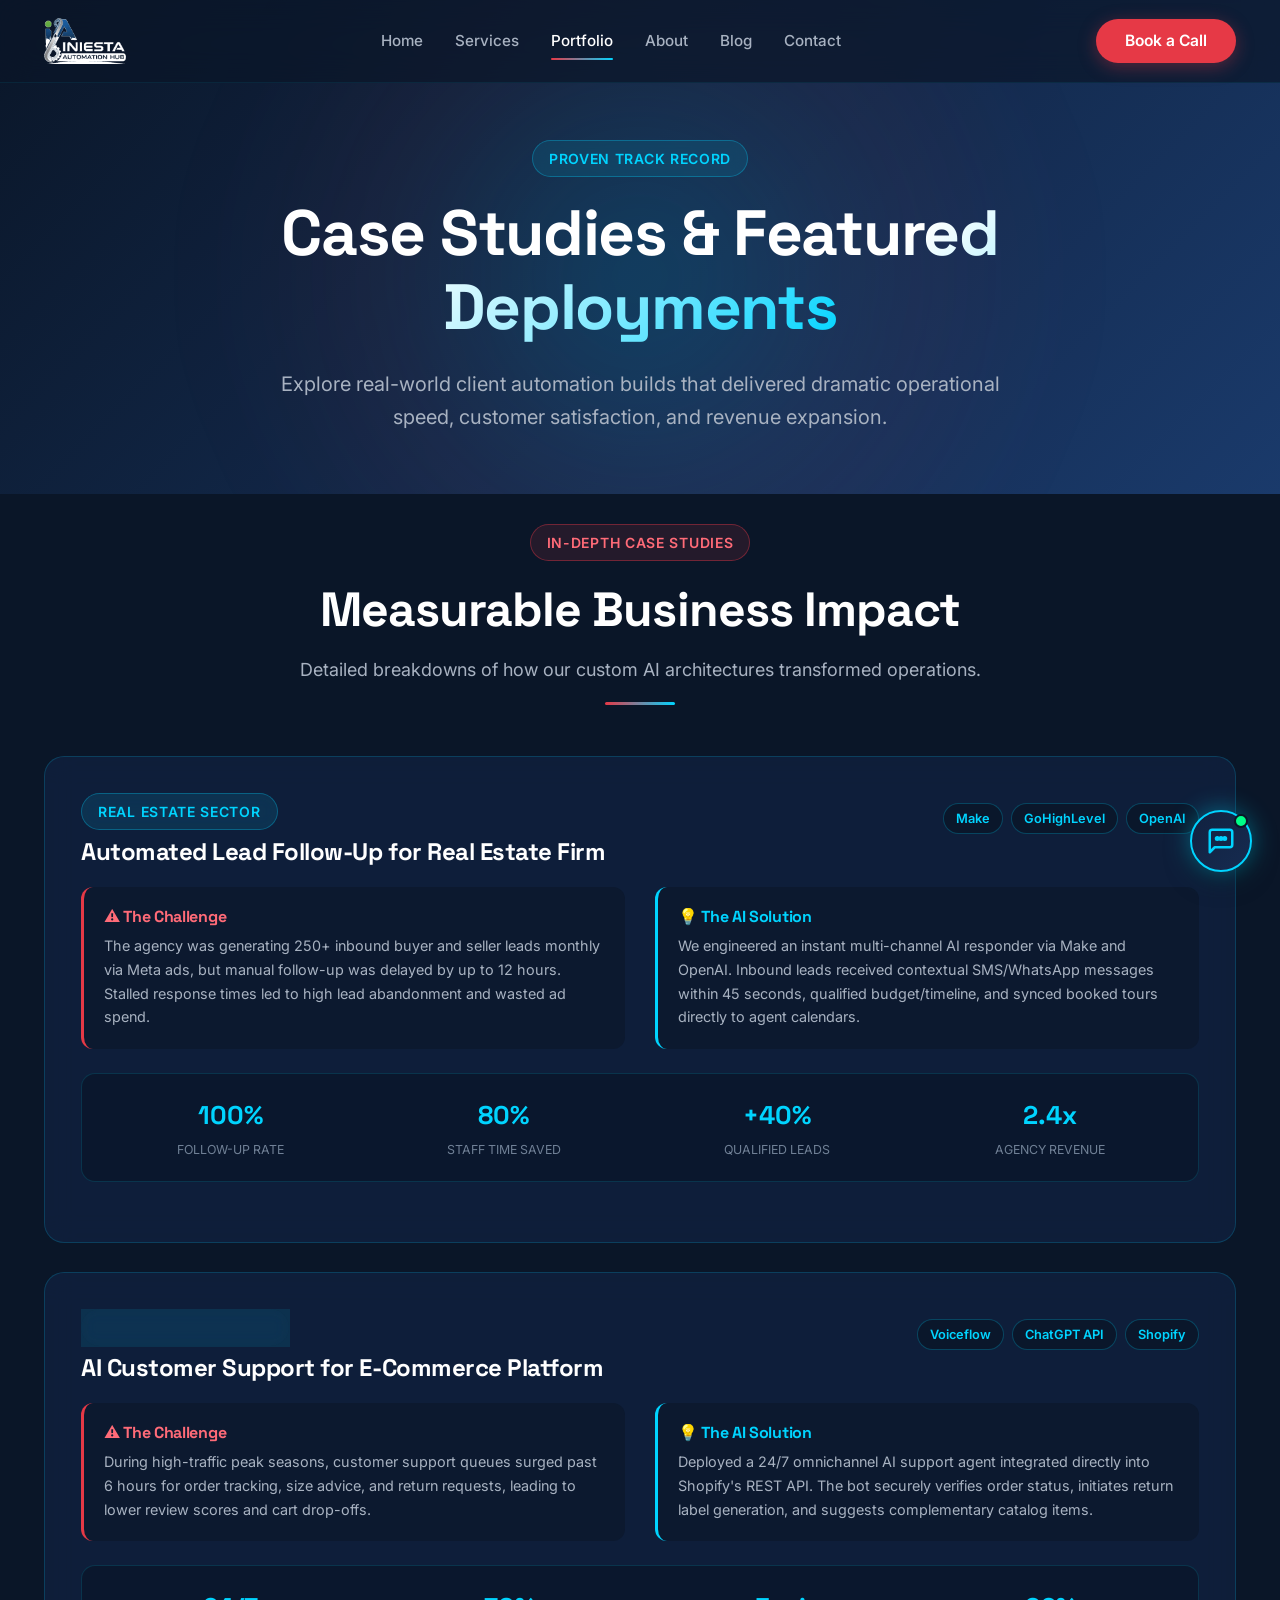
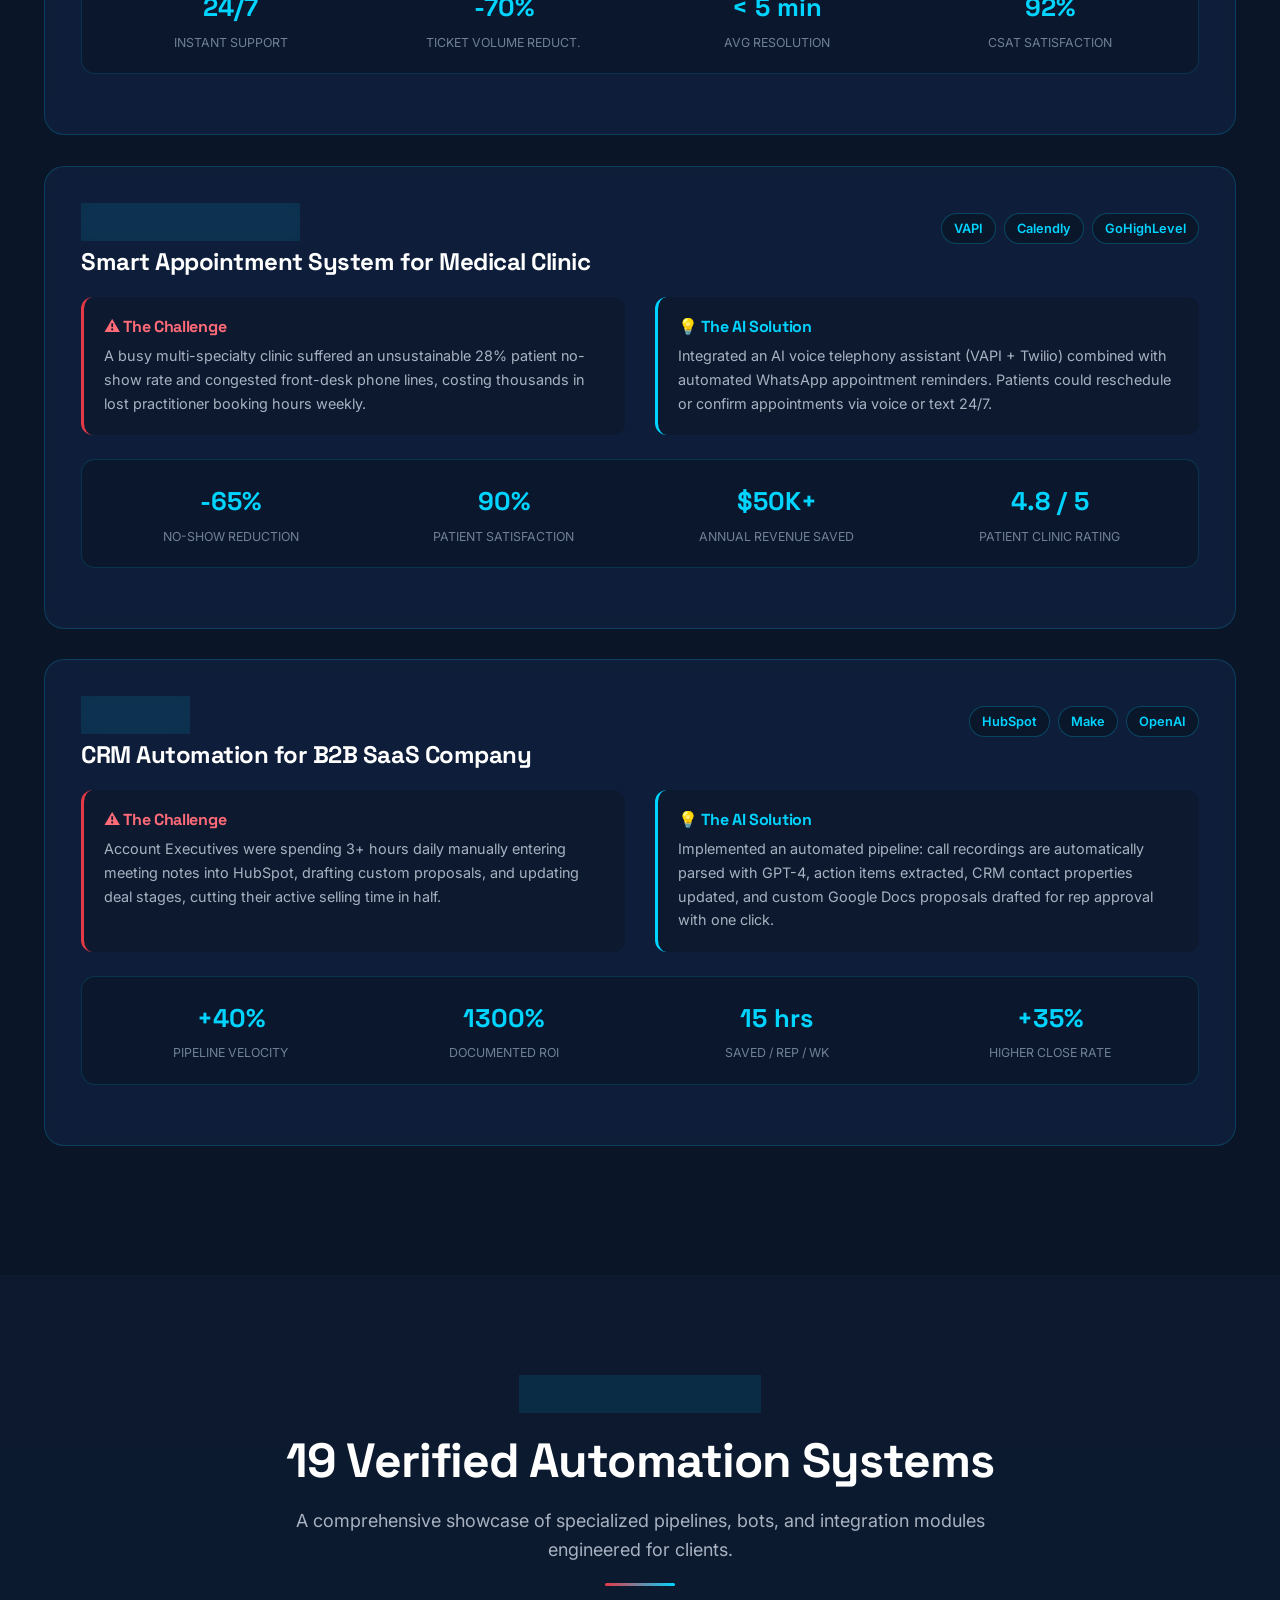
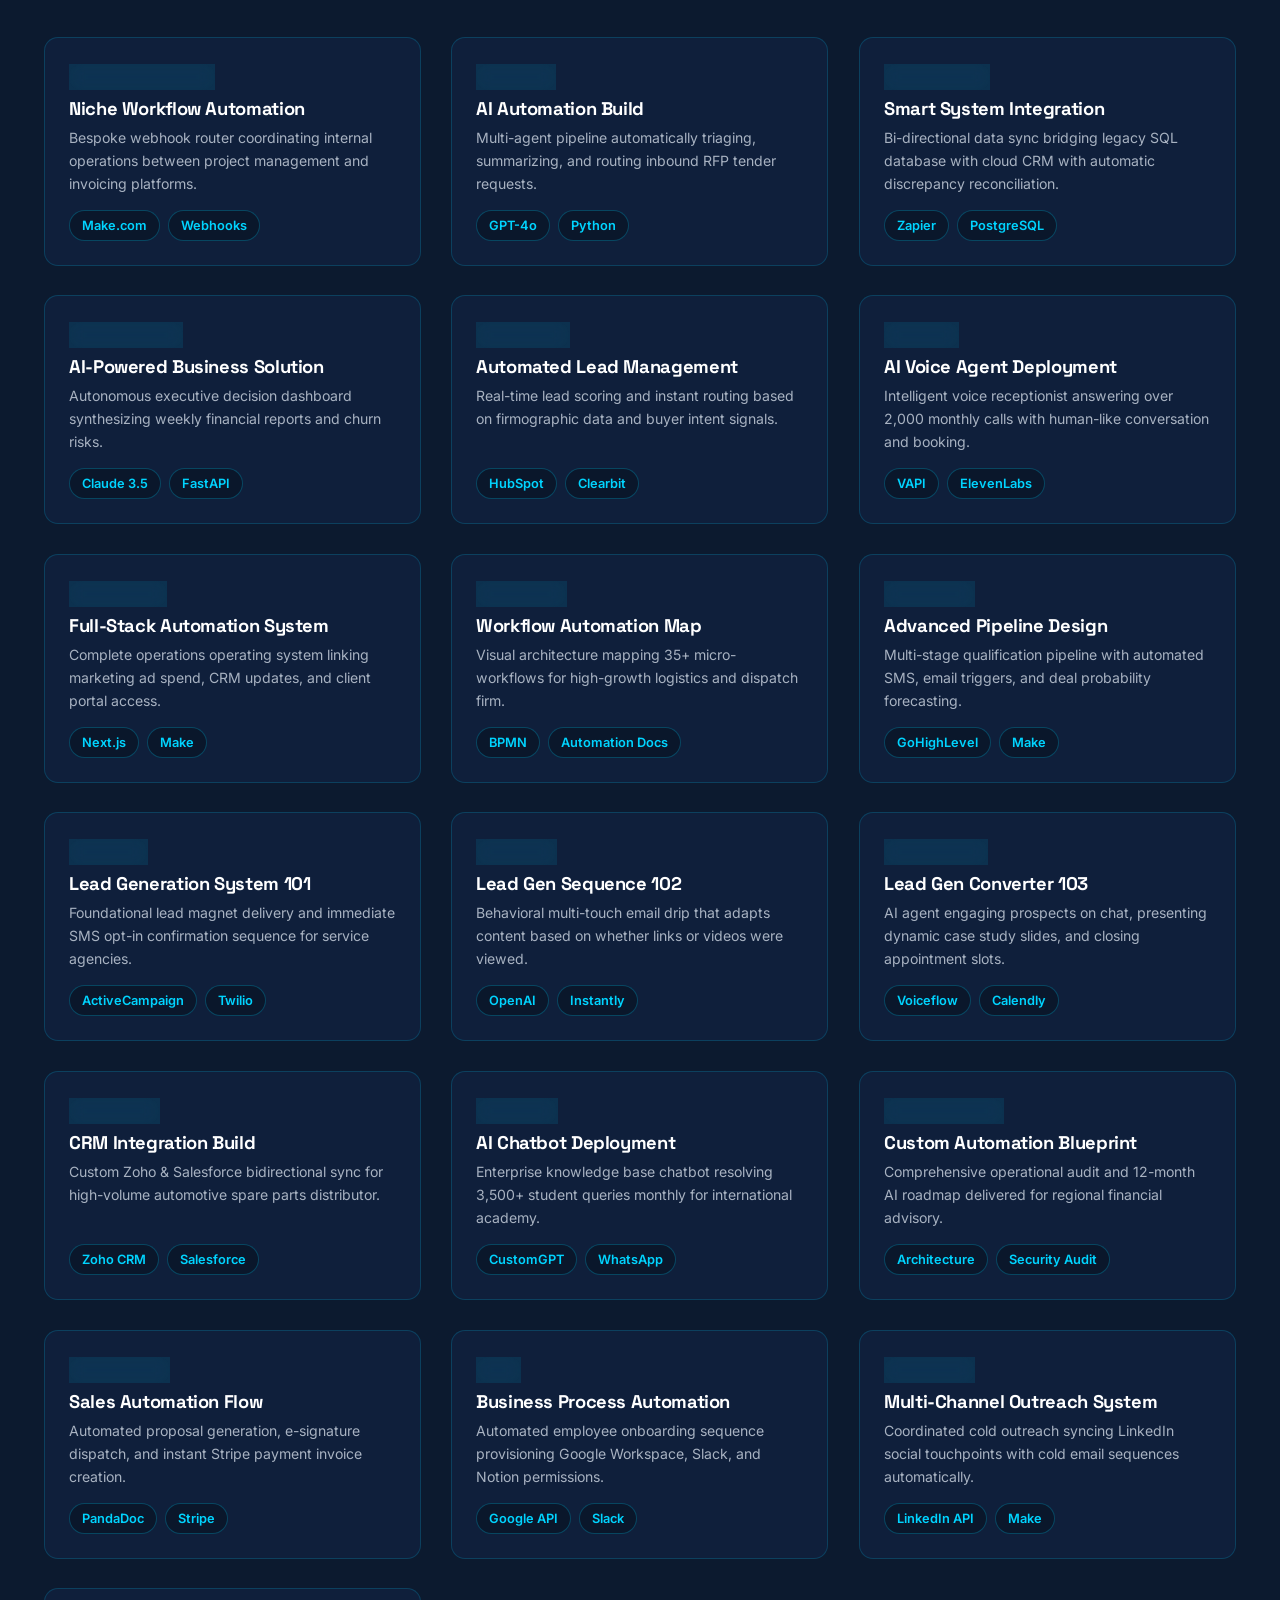
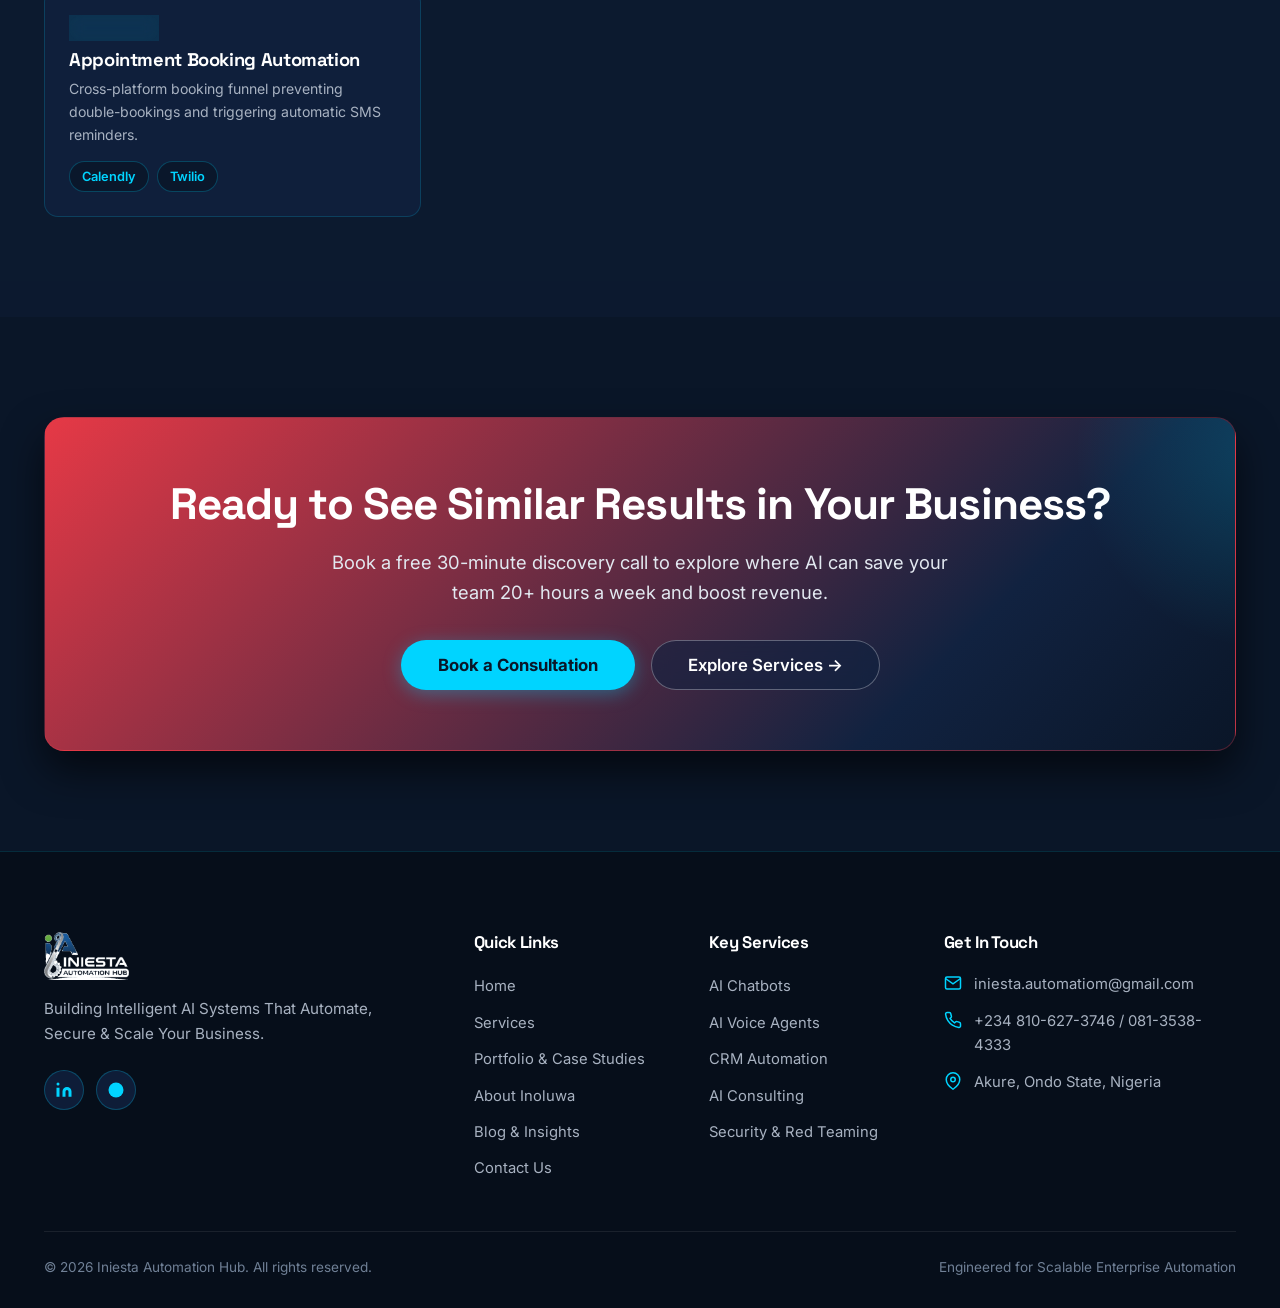
<file: portfolio.html>
<!DOCTYPE html>
<html lang="en">
<head>
  <meta charset="UTF-8">
  <meta name="viewport" content="width=device-width, initial-scale=1.0">
  <title>Portfolio & Case Studies — Iniesta Automation Hub</title>
  <meta name="description" content="Discover our proven AI automation case studies and project builds. Real-world systems delivering 1300% ROI, 100% follow-up rates, and massive operational time savings.">
  <meta property="og:title" content="Portfolio & Case Studies — Iniesta Automation Hub">
  <meta property="og:description" content="Proven AI systems delivering measurable ROI, automated pipelines, and voice agents.">

  <!-- Google Fonts -->
  <link rel="preconnect" href="https://fonts.googleapis.com">
  <link rel="preconnect" href="https://fonts.gstatic.com" crossorigin>
  <link href="https://fonts.googleapis.com/css2?family=Inter:wght@400;500;600;700&family=Space+Grotesk:wght@600;700;800&display=swap" rel="stylesheet">

  <!-- Stylesheets -->
  <link rel="stylesheet" href="css/style.css">
  <link rel="stylesheet" href="css/components.css">
  <link rel="stylesheet" href="css/animations.css">
</head>
<body>

  <!-- ==================== HEADER / NAVBAR ==================== -->
  <header class="site-header" id="site-header">
    <div class="container nav-container">
      <a href="index.html" class="brand-logo" aria-label="Iniesta Automation Hub Home">
        <img src="assets/images/logo-dark-mode.png" alt="Iniesta Automation Hub" class="brand-logo-img">
      </a>

      <nav class="nav-menu">
        <a href="index.html" class="nav-link">Home</a>
        <a href="services.html" class="nav-link">Services</a>
        <a href="portfolio.html" class="nav-link active">Portfolio</a>
        <a href="about.html" class="nav-link">About</a>
        <a href="blog.html" class="nav-link">Blog</a>
        <a href="contact.html" class="nav-link">Contact</a>
      </nav>

      <div class="nav-cta-wrap">
        <a href="book.html" class="btn btn-red">Book a Call</a>
        <button class="mobile-toggle" aria-label="Toggle navigation menu">
          <span class="hamburger-box">
            <span class="hamburger-line"></span>
            <span class="hamburger-line"></span>
            <span class="hamburger-line"></span>
          </span>
        </button>
      </div>
    </div>
  </header>

  <!-- Mobile Drawer Menu -->
  <div class="mobile-menu-drawer">
    <a href="index.html" class="nav-link">Home</a>
    <a href="services.html" class="nav-link">Services</a>
    <a href="portfolio.html" class="nav-link active">Portfolio</a>
    <a href="about.html" class="nav-link">About</a>
    <a href="blog.html" class="nav-link">Blog</a>
    <a href="contact.html" class="nav-link">Contact</a>
    <a href="book.html" class="btn btn-red btn-lg" style="margin-top: 15px;">Book a Strategy Call</a>
  </div>

  <main>
    <!-- ==================== HERO SECTION ==================== -->
    <section class="hero-section" style="min-height: 50vh; padding-top: 140px; padding-bottom: 60px;">
      <div class="hero-radial-glow"></div>
      <div class="container hero-content">
        <div class="badge-chip">Proven Track Record</div>
        <h1 class="hero-headline">Case Studies & <span class="text-gradient">Featured Deployments</span></h1>
        <p class="hero-subheadline">
          Explore real-world client automation builds that delivered dramatic operational speed, customer satisfaction, and revenue expansion.
        </p>
      </div>
    </section>

    <!-- ==================== 4 FEATURED CASE STUDIES ==================== -->
    <section class="section" style="padding-top: 30px;">
      <div class="container">
        <div class="section-header reveal">
          <div class="badge-chip badge-red">In-Depth Case Studies</div>
          <h2>Measurable Business Impact</h2>
          <p>Detailed breakdowns of how our custom AI architectures transformed operations.</p>
          <div class="accent-line-center"></div>
        </div>

        <!-- Case Study 1 -->
        <div class="case-study-card reveal">
          <div class="case-study-header">
            <div>
              <span class="badge-chip" style="margin-bottom: 8px;">Real Estate Sector</span>
              <h3 class="case-study-title">Automated Lead Follow-Up for Real Estate Firm</h3>
            </div>
            <div class="tools-chip-group">
              <span class="tool-chip">Make</span>
              <span class="tool-chip">GoHighLevel</span>
              <span class="tool-chip">OpenAI</span>
            </div>
          </div>

          <div class="grid-2" style="margin-bottom: 20px;">
            <div style="background: rgba(10,22,40,0.6); padding: 20px; border-radius: 12px; border-left: 3px solid #E63946;">
              <h4 style="color:#FF6B78; margin-bottom: 8px; font-size: 1rem;">⚠️ The Challenge</h4>
              <p style="font-size: 0.9rem; color: #A8B2C1;">
                The agency was generating 250+ inbound buyer and seller leads monthly via Meta ads, but manual follow-up was delayed by up to 12 hours. Stalled response times led to high lead abandonment and wasted ad spend.
              </p>
            </div>
            <div style="background: rgba(10,22,40,0.6); padding: 20px; border-radius: 12px; border-left: 3px solid #00D4FF;">
              <h4 style="color:#00D4FF; margin-bottom: 8px; font-size: 1rem;">💡 The AI Solution</h4>
              <p style="font-size: 0.9rem; color: #A8B2C1;">
                We engineered an instant multi-channel AI responder via Make and OpenAI. Inbound leads received contextual SMS/WhatsApp messages within 45 seconds, qualified budget/timeline, and synced booked tours directly to agent calendars.
              </p>
            </div>
          </div>

          <!-- Results Grid -->
          <div class="results-metric-grid">
            <div class="metric-box">
              <div class="metric-val">100%</div>
              <div class="metric-label">Follow-Up Rate</div>
            </div>
            <div class="metric-box">
              <div class="metric-val">80%</div>
              <div class="metric-label">Staff Time Saved</div>
            </div>
            <div class="metric-box">
              <div class="metric-val">+40%</div>
              <div class="metric-label">Qualified Leads</div>
            </div>
            <div class="metric-box">
              <div class="metric-val">2.4x</div>
              <div class="metric-label">Agency Revenue</div>
            </div>
          </div>
        </div>

        <!-- Case Study 2 -->
        <div class="case-study-card reveal">
          <div class="case-study-header">
            <div>
              <span class="badge-chip" style="margin-bottom: 8px;">E-Commerce & Retail</span>
              <h3 class="case-study-title">AI Customer Support for E-Commerce Platform</h3>
            </div>
            <div class="tools-chip-group">
              <span class="tool-chip">Voiceflow</span>
              <span class="tool-chip">ChatGPT API</span>
              <span class="tool-chip">Shopify</span>
            </div>
          </div>

          <div class="grid-2" style="margin-bottom: 20px;">
            <div style="background: rgba(10,22,40,0.6); padding: 20px; border-radius: 12px; border-left: 3px solid #E63946;">
              <h4 style="color:#FF6B78; margin-bottom: 8px; font-size: 1rem;">⚠️ The Challenge</h4>
              <p style="font-size: 0.9rem; color: #A8B2C1;">
                During high-traffic peak seasons, customer support queues surged past 6 hours for order tracking, size advice, and return requests, leading to lower review scores and cart drop-offs.
              </p>
            </div>
            <div style="background: rgba(10,22,40,0.6); padding: 20px; border-radius: 12px; border-left: 3px solid #00D4FF;">
              <h4 style="color:#00D4FF; margin-bottom: 8px; font-size: 1rem;">💡 The AI Solution</h4>
              <p style="font-size: 0.9rem; color: #A8B2C1;">
                Deployed a 24/7 omnichannel AI support agent integrated directly into Shopify's REST API. The bot securely verifies order status, initiates return label generation, and suggests complementary catalog items.
              </p>
            </div>
          </div>

          <!-- Results Grid -->
          <div class="results-metric-grid">
            <div class="metric-box">
              <div class="metric-val">24/7</div>
              <div class="metric-label">Instant Support</div>
            </div>
            <div class="metric-box">
              <div class="metric-val">-70%</div>
              <div class="metric-label">Ticket Volume Reduct.</div>
            </div>
            <div class="metric-box">
              <div class="metric-val">&lt; 5 min</div>
              <div class="metric-label">Avg Resolution</div>
            </div>
            <div class="metric-box">
              <div class="metric-val">92%</div>
              <div class="metric-label">CSAT Satisfaction</div>
            </div>
          </div>
        </div>

        <!-- Case Study 3 -->
        <div class="case-study-card reveal">
          <div class="case-study-header">
            <div>
              <span class="badge-chip" style="margin-bottom: 8px;">Healthcare & Medical</span>
              <h3 class="case-study-title">Smart Appointment System for Medical Clinic</h3>
            </div>
            <div class="tools-chip-group">
              <span class="tool-chip">VAPI</span>
              <span class="tool-chip">Calendly</span>
              <span class="tool-chip">GoHighLevel</span>
            </div>
          </div>

          <div class="grid-2" style="margin-bottom: 20px;">
            <div style="background: rgba(10,22,40,0.6); padding: 20px; border-radius: 12px; border-left: 3px solid #E63946;">
              <h4 style="color:#FF6B78; margin-bottom: 8px; font-size: 1rem;">⚠️ The Challenge</h4>
              <p style="font-size: 0.9rem; color: #A8B2C1;">
                A busy multi-specialty clinic suffered an unsustainable 28% patient no-show rate and congested front-desk phone lines, costing thousands in lost practitioner booking hours weekly.
              </p>
            </div>
            <div style="background: rgba(10,22,40,0.6); padding: 20px; border-radius: 12px; border-left: 3px solid #00D4FF;">
              <h4 style="color:#00D4FF; margin-bottom: 8px; font-size: 1rem;">💡 The AI Solution</h4>
              <p style="font-size: 0.9rem; color: #A8B2C1;">
                Integrated an AI voice telephony assistant (VAPI + Twilio) combined with automated WhatsApp appointment reminders. Patients could reschedule or confirm appointments via voice or text 24/7.
              </p>
            </div>
          </div>

          <!-- Results Grid -->
          <div class="results-metric-grid">
            <div class="metric-box">
              <div class="metric-val">-65%</div>
              <div class="metric-label">No-Show Reduction</div>
            </div>
            <div class="metric-box">
              <div class="metric-val">90%</div>
              <div class="metric-label">Patient Satisfaction</div>
            </div>
            <div class="metric-box">
              <div class="metric-val">$50K+</div>
              <div class="metric-label">Annual Revenue Saved</div>
            </div>
            <div class="metric-box">
              <div class="metric-val">4.8 / 5</div>
              <div class="metric-label">Patient Clinic Rating</div>
            </div>
          </div>
        </div>

        <!-- Case Study 4 -->
        <div class="case-study-card reveal">
          <div class="case-study-header">
            <div>
              <span class="badge-chip" style="margin-bottom: 8px;">B2B SaaS</span>
              <h3 class="case-study-title">CRM Automation for B2B SaaS Company</h3>
            </div>
            <div class="tools-chip-group">
              <span class="tool-chip">HubSpot</span>
              <span class="tool-chip">Make</span>
              <span class="tool-chip">OpenAI</span>
            </div>
          </div>

          <div class="grid-2" style="margin-bottom: 20px;">
            <div style="background: rgba(10,22,40,0.6); padding: 20px; border-radius: 12px; border-left: 3px solid #E63946;">
              <h4 style="color:#FF6B78; margin-bottom: 8px; font-size: 1rem;">⚠️ The Challenge</h4>
              <p style="font-size: 0.9rem; color: #A8B2C1;">
                Account Executives were spending 3+ hours daily manually entering meeting notes into HubSpot, drafting custom proposals, and updating deal stages, cutting their active selling time in half.
              </p>
            </div>
            <div style="background: rgba(10,22,40,0.6); padding: 20px; border-radius: 12px; border-left: 3px solid #00D4FF;">
              <h4 style="color:#00D4FF; margin-bottom: 8px; font-size: 1rem;">💡 The AI Solution</h4>
              <p style="font-size: 0.9rem; color: #A8B2C1;">
                Implemented an automated pipeline: call recordings are automatically parsed with GPT-4, action items extracted, CRM contact properties updated, and custom Google Docs proposals drafted for rep approval with one click.
              </p>
            </div>
          </div>

          <!-- Results Grid -->
          <div class="results-metric-grid">
            <div class="metric-box">
              <div class="metric-val">+40%</div>
              <div class="metric-label">Pipeline Velocity</div>
            </div>
            <div class="metric-box">
              <div class="metric-val">1300%</div>
              <div class="metric-label">Documented ROI</div>
            </div>
            <div class="metric-box">
              <div class="metric-val">15 hrs</div>
              <div class="metric-label">Saved / Rep / Wk</div>
            </div>
            <div class="metric-box">
              <div class="metric-val">+35%</div>
              <div class="metric-label">Higher Close Rate</div>
            </div>
          </div>
        </div>

      </div>
    </section>

    <!-- ==================== 19 PROJECT SHOWCASE GRID ==================== -->
    <section class="section" style="background: rgba(17,34,64,0.3);">
      <div class="container">
        <div class="section-header reveal">
          <div class="badge-chip">Complete Build Catalog</div>
          <h2>19 Verified Automation Systems</h2>
          <p>A comprehensive showcase of specialized pipelines, bots, and integration modules engineered for clients.</p>
          <div class="accent-line-center"></div>
        </div>

        <div class="grid-3">
          <!-- 1 -->
          <div class="project-grid-item reveal delay-1">
            <div>
              <span class="badge-chip" style="font-size:0.75rem;padding:2px 8px;margin-bottom:8px;">Workflow Engine</span>
              <h3 style="font-size: 1.15rem; margin-bottom: 6px;">Niche Workflow Automation</h3>
              <p style="font-size: 0.88rem; color: var(--text-body);">Bespoke webhook router coordinating internal operations between project management and invoicing platforms.</p>
            </div>
            <div class="tools-chip-group" style="margin-top: 14px;">
              <span class="tool-chip">Make.com</span>
              <span class="tool-chip">Webhooks</span>
            </div>
          </div>

          <!-- 2 -->
          <div class="project-grid-item reveal delay-2">
            <div>
              <span class="badge-chip" style="font-size:0.75rem;padding:2px 8px;margin-bottom:8px;">AI Agent</span>
              <h3 style="font-size: 1.15rem; margin-bottom: 6px;">AI Automation Build</h3>
              <p style="font-size: 0.88rem; color: var(--text-body);">Multi-agent pipeline automatically triaging, summarizing, and routing inbound RFP tender requests.</p>
            </div>
            <div class="tools-chip-group" style="margin-top: 14px;">
              <span class="tool-chip">GPT-4o</span>
              <span class="tool-chip">Python</span>
            </div>
          </div>

          <!-- 3 -->
          <div class="project-grid-item reveal delay-3">
            <div>
              <span class="badge-chip" style="font-size:0.75rem;padding:2px 8px;margin-bottom:8px;">Integration</span>
              <h3 style="font-size: 1.15rem; margin-bottom: 6px;">Smart System Integration</h3>
              <p style="font-size: 0.88rem; color: var(--text-body);">Bi-directional data sync bridging legacy SQL database with cloud CRM with automatic discrepancy reconciliation.</p>
            </div>
            <div class="tools-chip-group" style="margin-top: 14px;">
              <span class="tool-chip">Zapier</span>
              <span class="tool-chip">PostgreSQL</span>
            </div>
          </div>

          <!-- 4 -->
          <div class="project-grid-item reveal delay-1">
            <div>
              <span class="badge-chip" style="font-size:0.75rem;padding:2px 8px;margin-bottom:8px;">Enterprise AI</span>
              <h3 style="font-size: 1.15rem; margin-bottom: 6px;">AI-Powered Business Solution</h3>
              <p style="font-size: 0.88rem; color: var(--text-body);">Autonomous executive decision dashboard synthesizing weekly financial reports and churn risks.</p>
            </div>
            <div class="tools-chip-group" style="margin-top: 14px;">
              <span class="tool-chip">Claude 3.5</span>
              <span class="tool-chip">FastAPI</span>
            </div>
          </div>

          <!-- 5 -->
          <div class="project-grid-item reveal delay-2">
            <div>
              <span class="badge-chip" style="font-size:0.75rem;padding:2px 8px;margin-bottom:8px;">Lead Flow</span>
              <h3 style="font-size: 1.15rem; margin-bottom: 6px;">Automated Lead Management</h3>
              <p style="font-size: 0.88rem; color: var(--text-body);">Real-time lead scoring and instant routing based on firmographic data and buyer intent signals.</p>
            </div>
            <div class="tools-chip-group" style="margin-top: 14px;">
              <span class="tool-chip">HubSpot</span>
              <span class="tool-chip">Clearbit</span>
            </div>
          </div>

          <!-- 6 -->
          <div class="project-grid-item reveal delay-3">
            <div>
              <span class="badge-chip" style="font-size:0.75rem;padding:2px 8px;margin-bottom:8px;">Voice AI</span>
              <h3 style="font-size: 1.15rem; margin-bottom: 6px;">AI Voice Agent Deployment</h3>
              <p style="font-size: 0.88rem; color: var(--text-body);">Intelligent voice receptionist answering over 2,000 monthly calls with human-like conversation and booking.</p>
            </div>
            <div class="tools-chip-group" style="margin-top: 14px;">
              <span class="tool-chip">VAPI</span>
              <span class="tool-chip">ElevenLabs</span>
            </div>
          </div>

          <!-- 7 -->
          <div class="project-grid-item reveal delay-1">
            <div>
              <span class="badge-chip" style="font-size:0.75rem;padding:2px 8px;margin-bottom:8px;">Full Stack</span>
              <h3 style="font-size: 1.15rem; margin-bottom: 6px;">Full-Stack Automation System</h3>
              <p style="font-size: 0.88rem; color: var(--text-body);">Complete operations operating system linking marketing ad spend, CRM updates, and client portal access.</p>
            </div>
            <div class="tools-chip-group" style="margin-top: 14px;">
              <span class="tool-chip">Next.js</span>
              <span class="tool-chip">Make</span>
            </div>
          </div>

          <!-- 8 -->
          <div class="project-grid-item reveal delay-2">
            <div>
              <span class="badge-chip" style="font-size:0.75rem;padding:2px 8px;margin-bottom:8px;">Blueprint</span>
              <h3 style="font-size: 1.15rem; margin-bottom: 6px;">Workflow Automation Map</h3>
              <p style="font-size: 0.88rem; color: var(--text-body);">Visual architecture mapping 35+ micro-workflows for high-growth logistics and dispatch firm.</p>
            </div>
            <div class="tools-chip-group" style="margin-top: 14px;">
              <span class="tool-chip">BPMN</span>
              <span class="tool-chip">Automation Docs</span>
            </div>
          </div>

          <!-- 9 -->
          <div class="project-grid-item reveal delay-3">
            <div>
              <span class="badge-chip" style="font-size:0.75rem;padding:2px 8px;margin-bottom:8px;">Sales Ops</span>
              <h3 style="font-size: 1.15rem; margin-bottom: 6px;">Advanced Pipeline Design</h3>
              <p style="font-size: 0.88rem; color: var(--text-body);">Multi-stage qualification pipeline with automated SMS, email triggers, and deal probability forecasting.</p>
            </div>
            <div class="tools-chip-group" style="margin-top: 14px;">
              <span class="tool-chip">GoHighLevel</span>
              <span class="tool-chip">Make</span>
            </div>
          </div>

          <!-- 10 -->
          <div class="project-grid-item reveal delay-1">
            <div>
              <span class="badge-chip" style="font-size:0.75rem;padding:2px 8px;margin-bottom:8px;">Inbound</span>
              <h3 style="font-size: 1.15rem; margin-bottom: 6px;">Lead Generation System 101</h3>
              <p style="font-size: 0.88rem; color: var(--text-body);">Foundational lead magnet delivery and immediate SMS opt-in confirmation sequence for service agencies.</p>
            </div>
            <div class="tools-chip-group" style="margin-top: 14px;">
              <span class="tool-chip">ActiveCampaign</span>
              <span class="tool-chip">Twilio</span>
            </div>
          </div>

          <!-- 11 -->
          <div class="project-grid-item reveal delay-2">
            <div>
              <span class="badge-chip" style="font-size:0.75rem;padding:2px 8px;margin-bottom:8px;">Nurture</span>
              <h3 style="font-size: 1.15rem; margin-bottom: 6px;">Lead Gen Sequence 102</h3>
              <p style="font-size: 0.88rem; color: var(--text-body);">Behavioral multi-touch email drip that adapts content based on whether links or videos were viewed.</p>
            </div>
            <div class="tools-chip-group" style="margin-top: 14px;">
              <span class="tool-chip">OpenAI</span>
              <span class="tool-chip">Instantly</span>
            </div>
          </div>

          <!-- 12 -->
          <div class="project-grid-item reveal delay-3">
            <div>
              <span class="badge-chip" style="font-size:0.75rem;padding:2px 8px;margin-bottom:8px;">Conversion</span>
              <h3 style="font-size: 1.15rem; margin-bottom: 6px;">Lead Gen Converter 103</h3>
              <p style="font-size: 0.88rem; color: var(--text-body);">AI agent engaging prospects on chat, presenting dynamic case study slides, and closing appointment slots.</p>
            </div>
            <div class="tools-chip-group" style="margin-top: 14px;">
              <span class="tool-chip">Voiceflow</span>
              <span class="tool-chip">Calendly</span>
            </div>
          </div>

          <!-- 13 -->
          <div class="project-grid-item reveal delay-1">
            <div>
              <span class="badge-chip" style="font-size:0.75rem;padding:2px 8px;margin-bottom:8px;">CRM Build</span>
              <h3 style="font-size: 1.15rem; margin-bottom: 6px;">CRM Integration Build</h3>
              <p style="font-size: 0.88rem; color: var(--text-body);">Custom Zoho & Salesforce bidirectional sync for high-volume automotive spare parts distributor.</p>
            </div>
            <div class="tools-chip-group" style="margin-top: 14px;">
              <span class="tool-chip">Zoho CRM</span>
              <span class="tool-chip">Salesforce</span>
            </div>
          </div>

          <!-- 14 -->
          <div class="project-grid-item reveal delay-2">
            <div>
              <span class="badge-chip" style="font-size:0.75rem;padding:2px 8px;margin-bottom:8px;">Chatbot</span>
              <h3 style="font-size: 1.15rem; margin-bottom: 6px;">AI Chatbot Deployment</h3>
              <p style="font-size: 0.88rem; color: var(--text-body);">Enterprise knowledge base chatbot resolving 3,500+ student queries monthly for international academy.</p>
            </div>
            <div class="tools-chip-group" style="margin-top: 14px;">
              <span class="tool-chip">CustomGPT</span>
              <span class="tool-chip">WhatsApp</span>
            </div>
          </div>

          <!-- 15 -->
          <div class="project-grid-item reveal delay-3">
            <div>
              <span class="badge-chip" style="font-size:0.75rem;padding:2px 8px;margin-bottom:8px;">Architecture</span>
              <h3 style="font-size: 1.15rem; margin-bottom: 6px;">Custom Automation Blueprint</h3>
              <p style="font-size: 0.88rem; color: var(--text-body);">Comprehensive operational audit and 12-month AI roadmap delivered for regional financial advisory.</p>
            </div>
            <div class="tools-chip-group" style="margin-top: 14px;">
              <span class="tool-chip">Architecture</span>
              <span class="tool-chip">Security Audit</span>
            </div>
          </div>

          <!-- 16 -->
          <div class="project-grid-item reveal delay-1">
            <div>
              <span class="badge-chip" style="font-size:0.75rem;padding:2px 8px;margin-bottom:8px;">Sales Flow</span>
              <h3 style="font-size: 1.15rem; margin-bottom: 6px;">Sales Automation Flow</h3>
              <p style="font-size: 0.88rem; color: var(--text-body);">Automated proposal generation, e-signature dispatch, and instant Stripe payment invoice creation.</p>
            </div>
            <div class="tools-chip-group" style="margin-top: 14px;">
              <span class="tool-chip">PandaDoc</span>
              <span class="tool-chip">Stripe</span>
            </div>
          </div>

          <!-- 17 -->
          <div class="project-grid-item reveal delay-2">
            <div>
              <span class="badge-chip" style="font-size:0.75rem;padding:2px 8px;margin-bottom:8px;">BPO</span>
              <h3 style="font-size: 1.15rem; margin-bottom: 6px;">Business Process Automation</h3>
              <p style="font-size: 0.88rem; color: var(--text-body);">Automated employee onboarding sequence provisioning Google Workspace, Slack, and Notion permissions.</p>
            </div>
            <div class="tools-chip-group" style="margin-top: 14px;">
              <span class="tool-chip">Google API</span>
              <span class="tool-chip">Slack</span>
            </div>
          </div>

          <!-- 18 -->
          <div class="project-grid-item reveal delay-3">
            <div>
              <span class="badge-chip" style="font-size:0.75rem;padding:2px 8px;margin-bottom:8px;">Outreach</span>
              <h3 style="font-size: 1.15rem; margin-bottom: 6px;">Multi-Channel Outreach System</h3>
              <p style="font-size: 0.88rem; color: var(--text-body);">Coordinated cold outreach syncing LinkedIn social touchpoints with cold email sequences automatically.</p>
            </div>
            <div class="tools-chip-group" style="margin-top: 14px;">
              <span class="tool-chip">LinkedIn API</span>
              <span class="tool-chip">Make</span>
            </div>
          </div>

          <!-- 19 -->
          <div class="project-grid-item reveal delay-1">
            <div>
              <span class="badge-chip" style="font-size:0.75rem;padding:2px 8px;margin-bottom:8px;">Calendar</span>
              <h3 style="font-size: 1.15rem; margin-bottom: 6px;">Appointment Booking Automation</h3>
              <p style="font-size: 0.88rem; color: var(--text-body);">Cross-platform booking funnel preventing double-bookings and triggering automatic SMS reminders.</p>
            </div>
            <div class="tools-chip-group" style="margin-top: 14px;">
              <span class="tool-chip">Calendly</span>
              <span class="tool-chip">Twilio</span>
            </div>
          </div>

        </div>
      </div>
    </section>

    <!-- ==================== BOTTOM CTA ==================== -->
    <section class="section">
      <div class="container">
        <div class="cta-banner reveal">
          <h2>Ready to See Similar Results in Your Business?</h2>
          <p>Book a free 30-minute discovery call to explore where AI can save your team 20+ hours a week and boost revenue.</p>
          <div class="cta-buttons">
            <a href="https://calendar.app.google/Xt1GoHFKonVmbPWe8" target="_blank" rel="noopener" class="btn btn-cyan btn-lg">Book a Consultation</a>
            <a href="services.html" class="btn btn-outline btn-lg">Explore Services →</a>
          </div>
        </div>
      </div>
    </section>
  </main>

  <!-- ==================== FOOTER ==================== -->
  <footer class="site-footer">
    <div class="container">
      <div class="footer-grid">
        <div class="footer-brand-col">
          <a href="index.html" class="brand-logo" style="margin-bottom: 14px;" aria-label="Iniesta Automation Hub Home">
            <img src="assets/images/logo-dark-mode.png" alt="Iniesta Automation Hub" class="brand-logo-img" style="height: 48px;">
          </a>
          <p>Building Intelligent AI Systems That Automate, Secure & Scale Your Business.</p>
          <div class="footer-social-links">
            <a href="https://linkedin.com" target="_blank" rel="noopener" class="social-icon-btn" aria-label="LinkedIn"><svg viewBox="0 0 24 24"><path d="M16 8a6 6 0 0 1 6 6v7h-4v-7a2 2 0 0 0-2-2 2 2 0 0 0-2 2v7h-4v-7a6 6 0 0 1 6-6zM2 9h4v12H2z"></path><circle cx="4" cy="4" r="2"></circle></svg></a>
            <a href="https://upwork.com" target="_blank" rel="noopener" class="social-icon-btn" aria-label="Upwork"><svg viewBox="0 0 24 24"><circle cx="12" cy="12" r="10"></circle><path d="M8 12h8M12 8v8"></path></svg></a>
          </div>
        </div>

        <div>
          <h4 class="footer-col-title">Quick Links</h4>
          <ul class="footer-links-list">
            <li><a href="index.html">Home</a></li>
            <li><a href="services.html">Services</a></li>
            <li><a href="portfolio.html">Portfolio & Case Studies</a></li>
            <li><a href="about.html">About Inoluwa</a></li>
            <li><a href="blog.html">Blog & Insights</a></li>
            <li><a href="contact.html">Contact Us</a></li>
          </ul>
        </div>

        <div>
          <h4 class="footer-col-title">Key Services</h4>
          <ul class="footer-links-list">
            <li><a href="services.html#chatbots">AI Chatbots</a></li>
            <li><a href="services.html#voice-agents">AI Voice Agents</a></li>
            <li><a href="services.html#crm-automation">CRM Automation</a></li>
            <li><a href="services.html#consulting">AI Consulting</a></li>
            <li><a href="services.html#security">Security & Red Teaming</a></li>
          </ul>
        </div>

        <div>
          <h4 class="footer-col-title">Get In Touch</h4>
          <div class="footer-contact-item">
            <svg viewBox="0 0 24 24" fill="none" stroke="currentColor" stroke-width="2"><path d="M4 4h16c1.1 0 2 .9 2 2v12c0 1.1-.9 2-2 2H4c-1.1 0-2-.9-2-2V6c0-1.1.9-2 2-2z"></path><polyline points="22,6 12,13 2,6"></polyline></svg>
            <a href="mailto:iniesta.automatiom@gmail.com" style="color:#A8B2C1;">iniesta.automatiom@gmail.com</a>
          </div>
          <div class="footer-contact-item">
            <svg viewBox="0 0 24 24" fill="none" stroke="currentColor" stroke-width="2"><path d="M22 16.92v3a2 2 0 0 1-2.18 2 19.79 19.79 0 0 1-8.63-3.07 19.5 19.5 0 0 1-6-6 19.79 19.79 0 0 1-3.07-8.67A2 2 0 0 1 4.11 2h3a2 2 0 0 1 2 1.72 12.84 12.84 0 0 0 .7 2.81 2 2 0 0 1-.45 2.11L8.09 9.91a16 16 0 0 0 6 6l1.27-1.27a2 2 0 0 1 2.11-.45 12.84 12.84 0 0 0 2.81.7A2 2 0 0 1 22 16.92z"></path></svg>
            <span>+234 810-627-3746 / 081-3538-4333</span>
          </div>
          <div class="footer-contact-item">
            <svg viewBox="0 0 24 24" fill="none" stroke="currentColor" stroke-width="2"><path d="M21 10c0 7-9 13-9 13s-9-6-9-13a9 9 0 0 1 18 0z"></path><circle cx="12" cy="10" r="3"></circle></svg>
            <span>Akure, Ondo State, Nigeria</span>
          </div>
        </div>
      </div>

      <div class="footer-bottom-bar">
        <div>© 2026 Iniesta Automation Hub. All rights reserved.</div>
        <div>Engineered for Scalable Enterprise Automation</div>
      </div>
    </div>
  </footer>

  <!-- Scripts -->
  <script src="js/main.js"></script>
  <script src="js/chatbot.js"></script>
  <script src="js/blog-portfolio.js"></script>
</body>
</html>
</file>
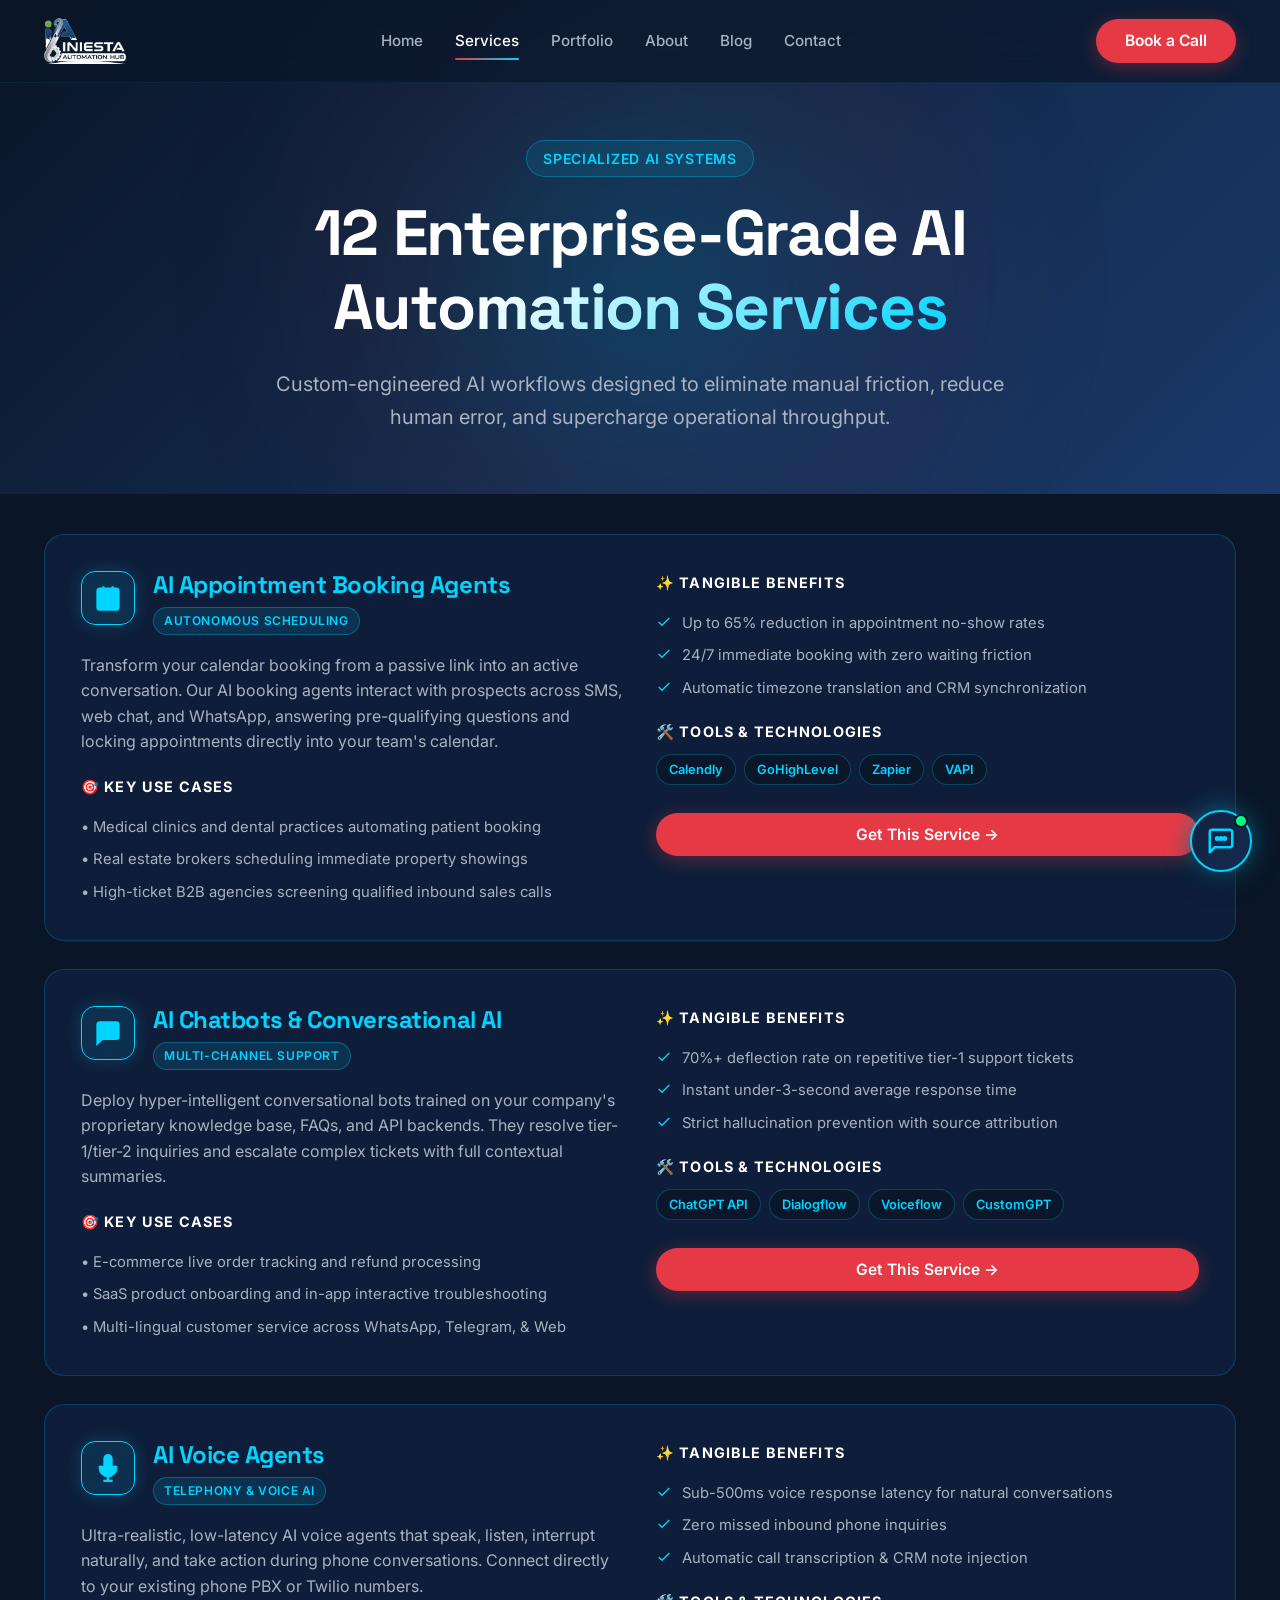
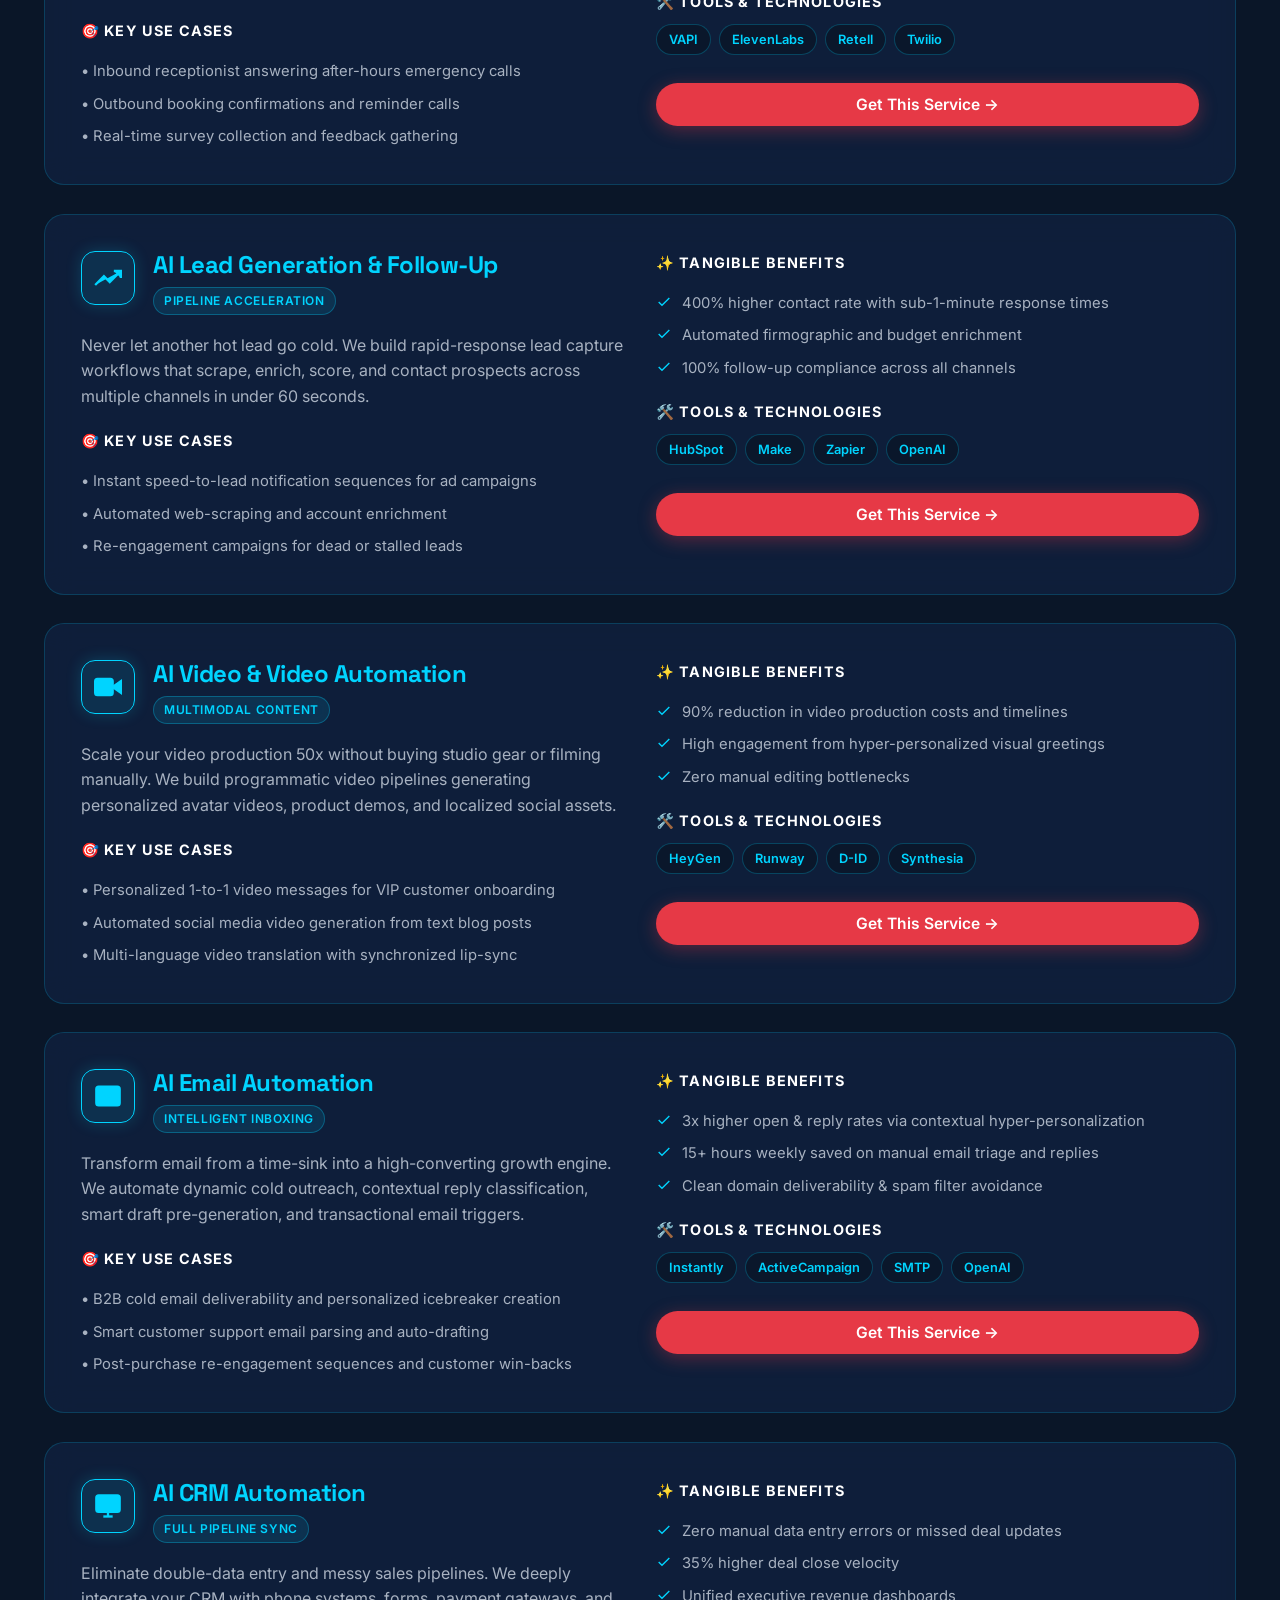
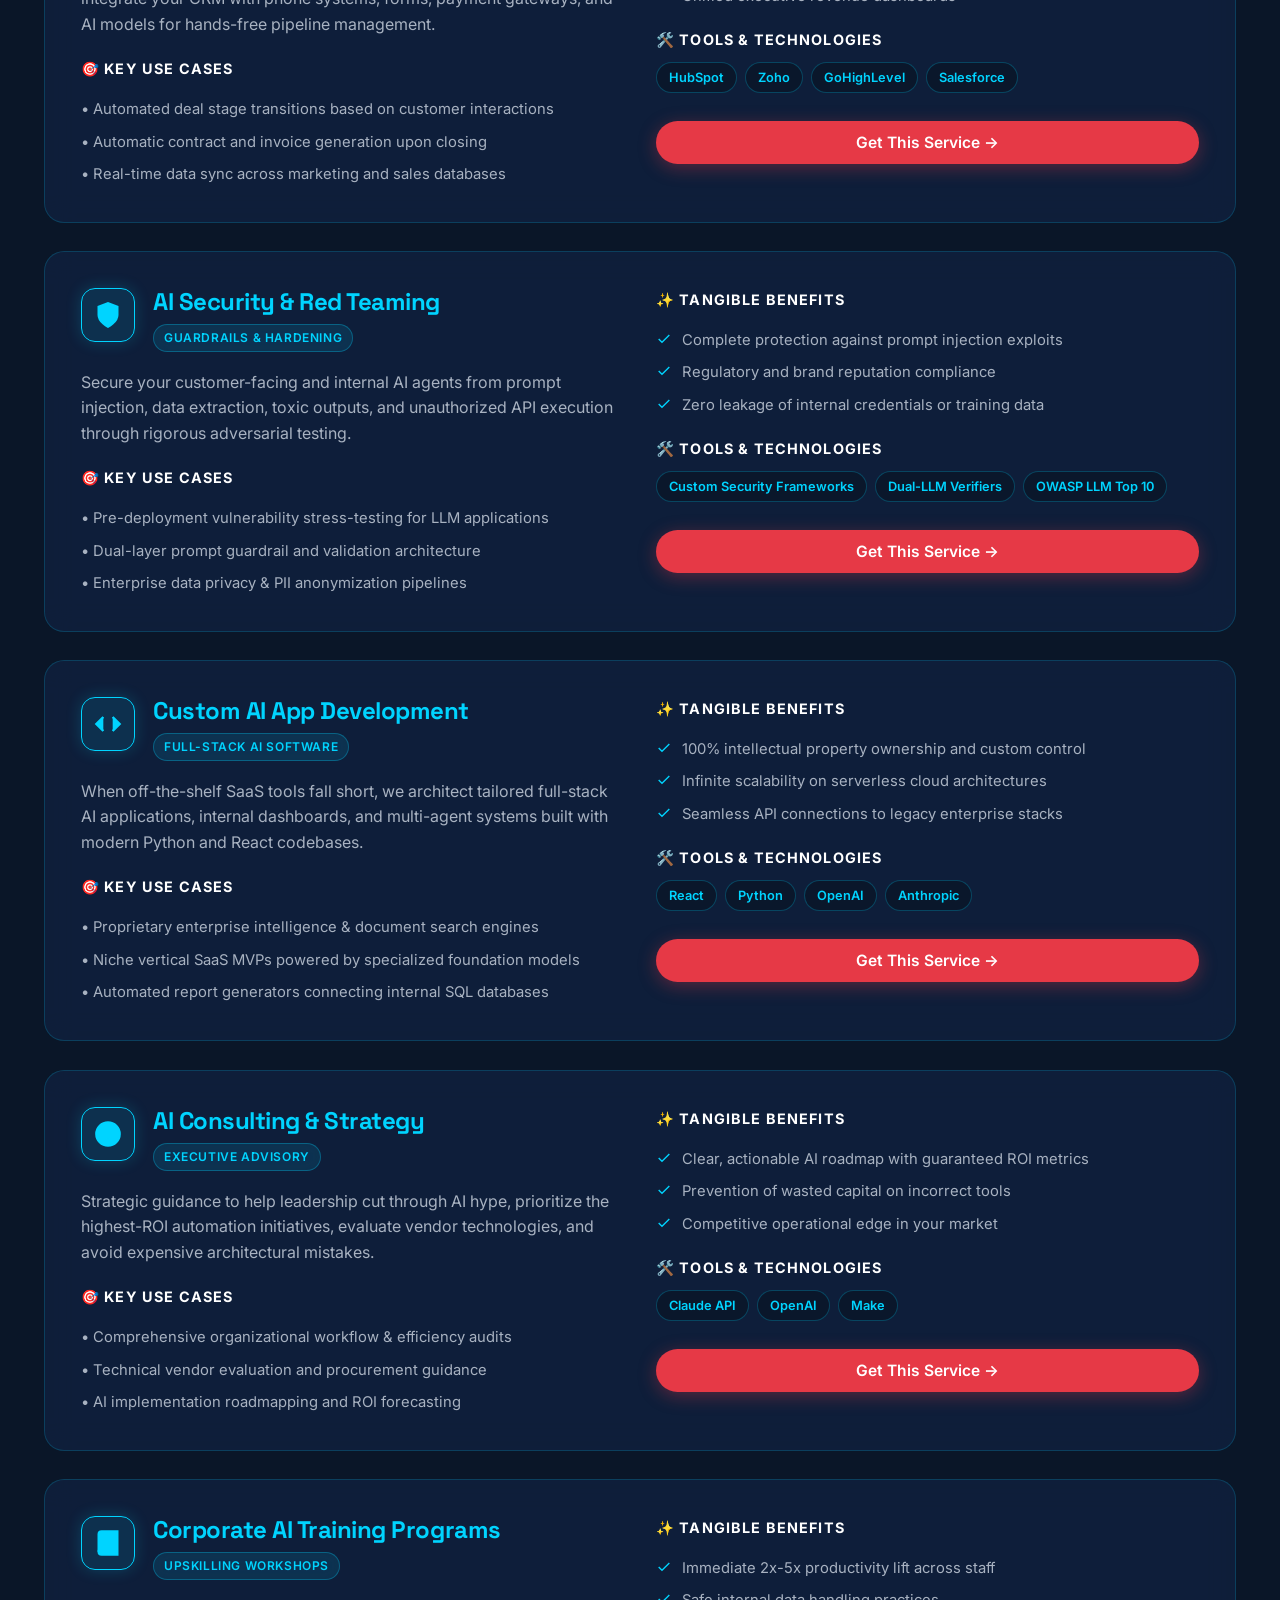
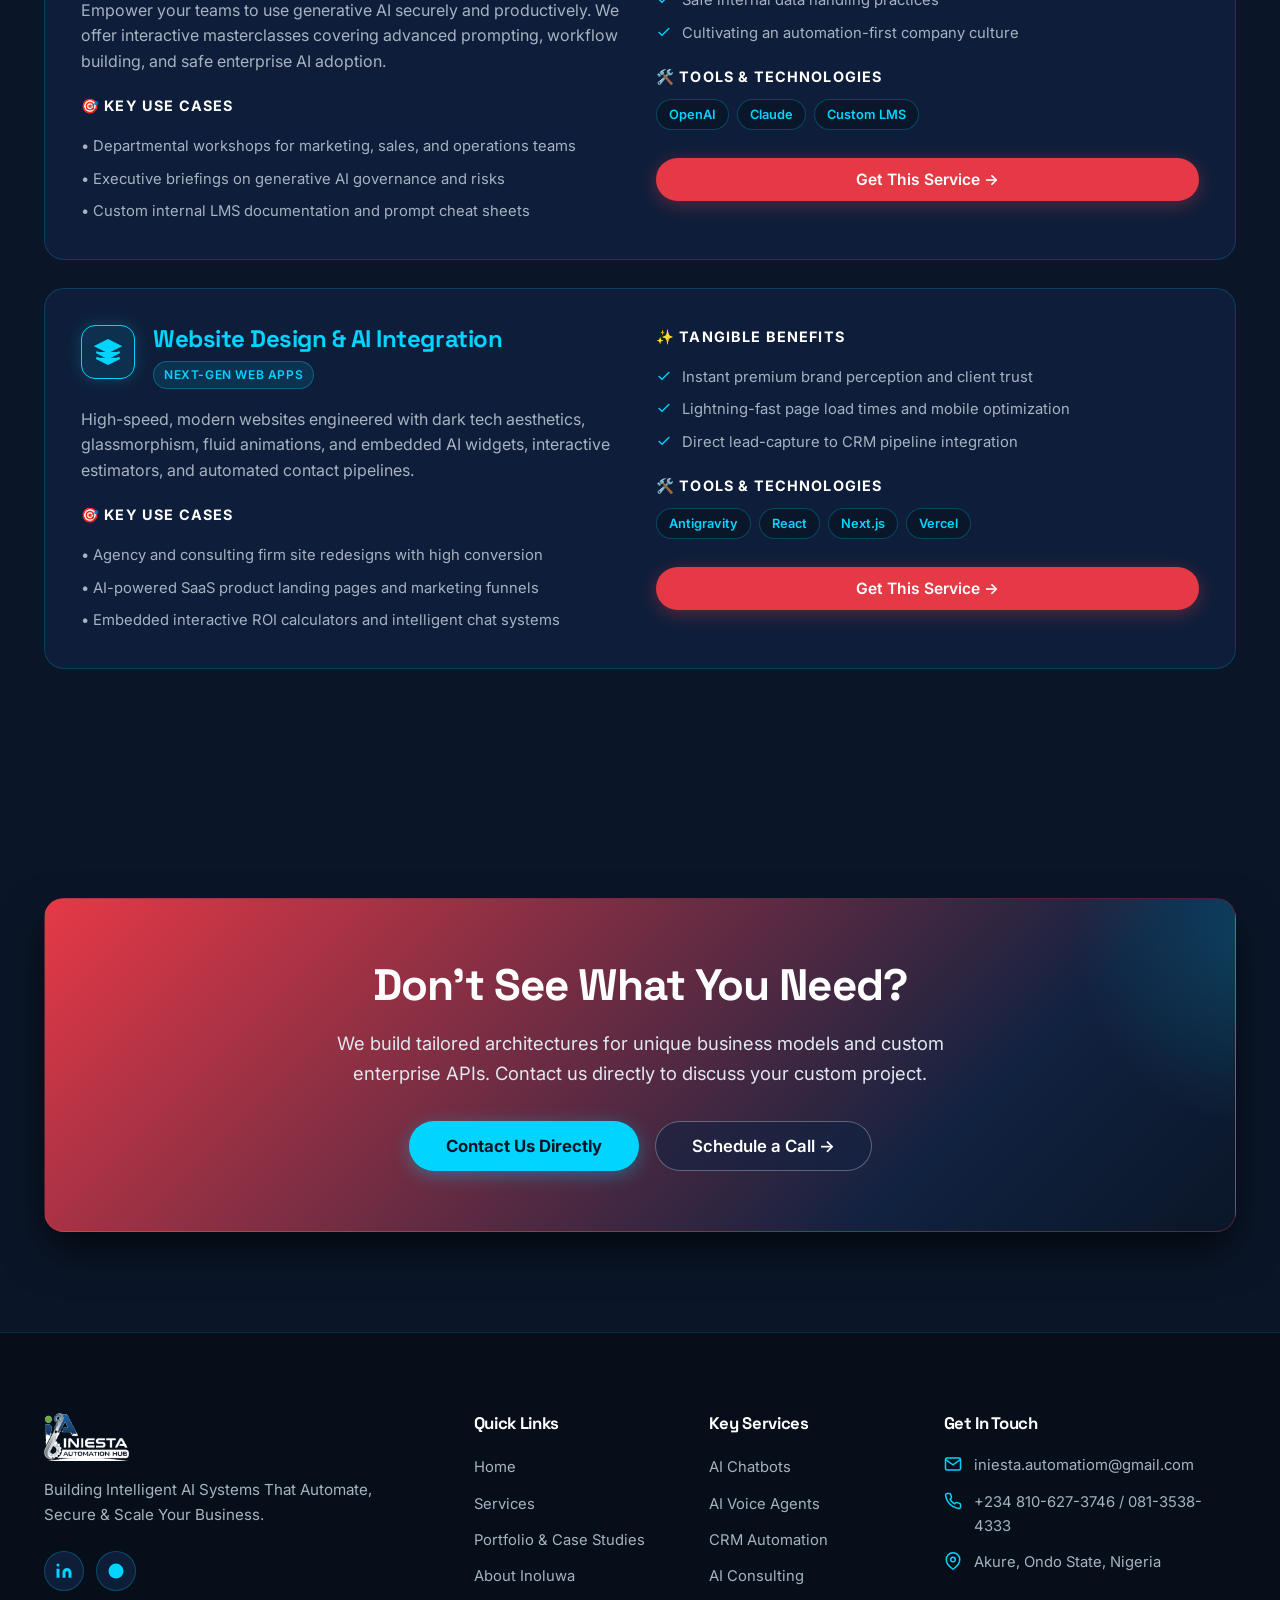
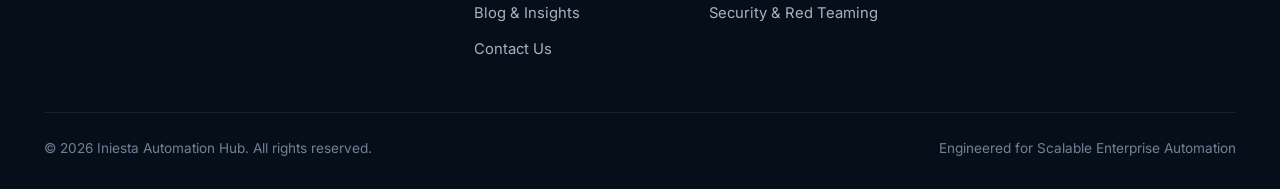
<file: services.html>
<!DOCTYPE html>
<html lang="en">
<head>
  <meta charset="UTF-8">
  <meta name="viewport" content="width=device-width, initial-scale=1.0">
  <title>Services & Solutions — Iniesta Automation Hub</title>
  <meta name="description" content="Explore our 12 specialized AI automation and consulting services. From custom chatbots and voice agents to full-scale CRM automation and AI security.">
  <meta property="og:title" content="AI Automation Services — Iniesta Automation Hub">
  <meta property="og:description" content="Explore our 12 specialized AI automation and consulting services.">

  <!-- Google Fonts -->
  <link rel="preconnect" href="https://fonts.googleapis.com">
  <link rel="preconnect" href="https://fonts.gstatic.com" crossorigin>
  <link href="https://fonts.googleapis.com/css2?family=Inter:wght@400;500;600;700&family=Space+Grotesk:wght@600;700;800&display=swap" rel="stylesheet">

  <!-- Stylesheets -->
  <link rel="stylesheet" href="css/style.css">
  <link rel="stylesheet" href="css/components.css">
  <link rel="stylesheet" href="css/animations.css">
</head>
<body>

  <!-- ==================== HEADER / NAVBAR ==================== -->
  <header class="site-header" id="site-header">
    <div class="container nav-container">
      <a href="index.html" class="brand-logo" aria-label="Iniesta Automation Hub Home">
        <img src="assets/images/logo-dark-mode.png" alt="Iniesta Automation Hub" class="brand-logo-img">
      </a>

      <nav class="nav-menu">
        <a href="index.html" class="nav-link">Home</a>
        <a href="services.html" class="nav-link active">Services</a>
        <a href="portfolio.html" class="nav-link">Portfolio</a>
        <a href="about.html" class="nav-link">About</a>
        <a href="blog.html" class="nav-link">Blog</a>
        <a href="contact.html" class="nav-link">Contact</a>
      </nav>

      <div class="nav-cta-wrap">
        <a href="book.html" class="btn btn-red">Book a Call</a>
        <button class="mobile-toggle" aria-label="Toggle navigation menu">
          <span class="hamburger-box">
            <span class="hamburger-line"></span>
            <span class="hamburger-line"></span>
            <span class="hamburger-line"></span>
          </span>
        </button>
      </div>
    </div>
  </header>

  <!-- Mobile Drawer Menu -->
  <div class="mobile-menu-drawer">
    <a href="index.html" class="nav-link">Home</a>
    <a href="services.html" class="nav-link active">Services</a>
    <a href="portfolio.html" class="nav-link">Portfolio</a>
    <a href="about.html" class="nav-link">About</a>
    <a href="blog.html" class="nav-link">Blog</a>
    <a href="contact.html" class="nav-link">Contact</a>
    <a href="book.html" class="btn btn-red btn-lg" style="margin-top: 15px;">Book a Strategy Call</a>
  </div>

  <main>
    <!-- ==================== HERO SECTION ==================== -->
    <section class="hero-section" style="min-height: 50vh; padding-top: 140px; padding-bottom: 60px;">
      <div class="hero-radial-glow"></div>
      <div class="container hero-content">
        <div class="badge-chip">Specialized AI Systems</div>
        <h1 class="hero-headline">12 Enterprise-Grade <span class="text-gradient">AI Automation Services</span></h1>
        <p class="hero-subheadline">
          Custom-engineered AI workflows designed to eliminate manual friction, reduce human error, and supercharge operational throughput.
        </p>
      </div>
    </section>

    <!-- ==================== 12 STACKED SERVICE CARDS ==================== -->
    <section class="section" style="padding-top: 40px;">
      <div class="container">

        <!-- 1. AI Appointment Booking Agents -->
        <div class="service-card-stack reveal" id="booking-agents">
          <div>
            <div class="service-header-group">
              <div class="service-icon-box">
                <svg viewBox="0 0 24 24" fill="none" stroke="currentColor" stroke-width="2"><rect x="3" y="4" width="18" height="18" rx="2" ry="2"></rect><line x1="16" y1="2" x2="16" y2="6"></line><line x1="8" y1="2" x2="8" y2="6"></line><line x1="3" y1="10" x2="21" y2="10"></line></svg>
              </div>
              <div>
                <h2 class="service-info-title">AI Appointment Booking Agents</h2>
                <span class="badge-chip" style="margin-bottom:0;padding:3px 10px;font-size:0.75rem;">Autonomous Scheduling</span>
              </div>
            </div>
            <p class="service-desc-text">
              Transform your calendar booking from a passive link into an active conversation. Our AI booking agents interact with prospects across SMS, web chat, and WhatsApp, answering pre-qualifying questions and locking appointments directly into your team's calendar.
            </p>
            <div class="service-detail-section">
              <div class="service-section-subtitle">🎯 Key Use Cases</div>
              <ul class="service-bullet-list">
                <li>• Medical clinics and dental practices automating patient booking</li>
                <li>• Real estate brokers scheduling immediate property showings</li>
                <li>• High-ticket B2B agencies screening qualified inbound sales calls</li>
              </ul>
            </div>
          </div>
          <div>
            <div class="service-detail-section" style="margin-bottom: 20px;">
              <div class="service-section-subtitle">✨ Tangible Benefits</div>
              <ul class="service-bullet-list benefits-list">
                <li><svg viewBox="0 0 24 24" fill="none" stroke="#00D4FF" stroke-width="2"><polyline points="20 6 9 17 4 12"></polyline></svg> Up to 65% reduction in appointment no-show rates</li>
                <li><svg viewBox="0 0 24 24" fill="none" stroke="#00D4FF" stroke-width="2"><polyline points="20 6 9 17 4 12"></polyline></svg> 24/7 immediate booking with zero waiting friction</li>
                <li><svg viewBox="0 0 24 24" fill="none" stroke="#00D4FF" stroke-width="2"><polyline points="20 6 9 17 4 12"></polyline></svg> Automatic timezone translation and CRM synchronization</li>
              </ul>
            </div>
            <div>
              <div class="service-section-subtitle">🛠️ Tools & Technologies</div>
              <div class="tools-chip-group">
                <span class="tool-chip">Calendly</span>
                <span class="tool-chip">GoHighLevel</span>
                <span class="tool-chip">Zapier</span>
                <span class="tool-chip">VAPI</span>
              </div>
            </div>
            <div style="margin-top: 28px;">
              <a href="book.html" class="btn btn-red btn-block">Get This Service →</a>
            </div>
          </div>
        </div>

        <!-- 2. AI Chatbots & Conversational AI -->
        <div class="service-card-stack reveal" id="chatbots">
          <div>
            <div class="service-header-group">
              <div class="service-icon-box">
                <svg viewBox="0 0 24 24" fill="none" stroke="currentColor" stroke-width="2"><path d="M21 15a2 2 0 0 1-2 2H7l-4 4V5a2 2 0 0 1 2-2h14a2 2 0 0 1 2 2z"></path></svg>
              </div>
              <div>
                <h2 class="service-info-title">AI Chatbots & Conversational AI</h2>
                <span class="badge-chip" style="margin-bottom:0;padding:3px 10px;font-size:0.75rem;">Multi-Channel Support</span>
              </div>
            </div>
            <p class="service-desc-text">
              Deploy hyper-intelligent conversational bots trained on your company's proprietary knowledge base, FAQs, and API backends. They resolve tier-1/tier-2 inquiries and escalate complex tickets with full contextual summaries.
            </p>
            <div class="service-detail-section">
              <div class="service-section-subtitle">🎯 Key Use Cases</div>
              <ul class="service-bullet-list">
                <li>• E-commerce live order tracking and refund processing</li>
                <li>• SaaS product onboarding and in-app interactive troubleshooting</li>
                <li>• Multi-lingual customer service across WhatsApp, Telegram, & Web</li>
              </ul>
            </div>
          </div>
          <div>
            <div class="service-detail-section" style="margin-bottom: 20px;">
              <div class="service-section-subtitle">✨ Tangible Benefits</div>
              <ul class="service-bullet-list benefits-list">
                <li><svg viewBox="0 0 24 24" fill="none" stroke="#00D4FF" stroke-width="2"><polyline points="20 6 9 17 4 12"></polyline></svg> 70%+ deflection rate on repetitive tier-1 support tickets</li>
                <li><svg viewBox="0 0 24 24" fill="none" stroke="#00D4FF" stroke-width="2"><polyline points="20 6 9 17 4 12"></polyline></svg> Instant under-3-second average response time</li>
                <li><svg viewBox="0 0 24 24" fill="none" stroke="#00D4FF" stroke-width="2"><polyline points="20 6 9 17 4 12"></polyline></svg> Strict hallucination prevention with source attribution</li>
              </ul>
            </div>
            <div>
              <div class="service-section-subtitle">🛠️ Tools & Technologies</div>
              <div class="tools-chip-group">
                <span class="tool-chip">ChatGPT API</span>
                <span class="tool-chip">Dialogflow</span>
                <span class="tool-chip">Voiceflow</span>
                <span class="tool-chip">CustomGPT</span>
              </div>
            </div>
            <div style="margin-top: 28px;">
              <a href="book.html" class="btn btn-red btn-block">Get This Service →</a>
            </div>
          </div>
        </div>

        <!-- 3. AI Voice Agents -->
        <div class="service-card-stack reveal" id="voice-agents">
          <div>
            <div class="service-header-group">
              <div class="service-icon-box">
                <svg viewBox="0 0 24 24" fill="none" stroke="currentColor" stroke-width="2"><path d="M12 1a3 3 0 0 0-3 3v8a3 3 0 0 0 6 0V4a3 3 0 0 0-3-3z"></path><path d="M19 10v2a7 7 0 0 1-14 0v-2"></path><line x1="12" y1="19" x2="12" y2="23"></line><line x1="8" y1="23" x2="16" y2="23"></line></svg>
              </div>
              <div>
                <h2 class="service-info-title">AI Voice Agents</h2>
                <span class="badge-chip" style="margin-bottom:0;padding:3px 10px;font-size:0.75rem;">Telephony & Voice AI</span>
              </div>
            </div>
            <p class="service-desc-text">
              Ultra-realistic, low-latency AI voice agents that speak, listen, interrupt naturally, and take action during phone conversations. Connect directly to your existing phone PBX or Twilio numbers.
            </p>
            <div class="service-detail-section">
              <div class="service-section-subtitle">🎯 Key Use Cases</div>
              <ul class="service-bullet-list">
                <li>• Inbound receptionist answering after-hours emergency calls</li>
                <li>• Outbound booking confirmations and reminder calls</li>
                <li>• Real-time survey collection and feedback gathering</li>
              </ul>
            </div>
          </div>
          <div>
            <div class="service-detail-section" style="margin-bottom: 20px;">
              <div class="service-section-subtitle">✨ Tangible Benefits</div>
              <ul class="service-bullet-list benefits-list">
                <li><svg viewBox="0 0 24 24" fill="none" stroke="#00D4FF" stroke-width="2"><polyline points="20 6 9 17 4 12"></polyline></svg> Sub-500ms voice response latency for natural conversations</li>
                <li><svg viewBox="0 0 24 24" fill="none" stroke="#00D4FF" stroke-width="2"><polyline points="20 6 9 17 4 12"></polyline></svg> Zero missed inbound phone inquiries</li>
                <li><svg viewBox="0 0 24 24" fill="none" stroke="#00D4FF" stroke-width="2"><polyline points="20 6 9 17 4 12"></polyline></svg> Automatic call transcription & CRM note injection</li>
              </ul>
            </div>
            <div>
              <div class="service-section-subtitle">🛠️ Tools & Technologies</div>
              <div class="tools-chip-group">
                <span class="tool-chip">VAPI</span>
                <span class="tool-chip">ElevenLabs</span>
                <span class="tool-chip">Retell</span>
                <span class="tool-chip">Twilio</span>
              </div>
            </div>
            <div style="margin-top: 28px;">
              <a href="book.html" class="btn btn-red btn-block">Get This Service →</a>
            </div>
          </div>
        </div>

        <!-- 4. AI Lead Generation & Follow-Up -->
        <div class="service-card-stack reveal" id="lead-gen">
          <div>
            <div class="service-header-group">
              <div class="service-icon-box">
                <svg viewBox="0 0 24 24" fill="none" stroke="currentColor" stroke-width="2"><polyline points="23 6 13.5 15.5 8.5 10.5 1 18"></polyline><polyline points="17 6 23 6 23 12"></polyline></svg>
              </div>
              <div>
                <h2 class="service-info-title">AI Lead Generation & Follow-Up</h2>
                <span class="badge-chip" style="margin-bottom:0;padding:3px 10px;font-size:0.75rem;">Pipeline Acceleration</span>
              </div>
            </div>
            <p class="service-desc-text">
              Never let another hot lead go cold. We build rapid-response lead capture workflows that scrape, enrich, score, and contact prospects across multiple channels in under 60 seconds.
            </p>
            <div class="service-detail-section">
              <div class="service-section-subtitle">🎯 Key Use Cases</div>
              <ul class="service-bullet-list">
                <li>• Instant speed-to-lead notification sequences for ad campaigns</li>
                <li>• Automated web-scraping and account enrichment</li>
                <li>• Re-engagement campaigns for dead or stalled leads</li>
              </ul>
            </div>
          </div>
          <div>
            <div class="service-detail-section" style="margin-bottom: 20px;">
              <div class="service-section-subtitle">✨ Tangible Benefits</div>
              <ul class="service-bullet-list benefits-list">
                <li><svg viewBox="0 0 24 24" fill="none" stroke="#00D4FF" stroke-width="2"><polyline points="20 6 9 17 4 12"></polyline></svg> 400% higher contact rate with sub-1-minute response times</li>
                <li><svg viewBox="0 0 24 24" fill="none" stroke="#00D4FF" stroke-width="2"><polyline points="20 6 9 17 4 12"></polyline></svg> Automated firmographic and budget enrichment</li>
                <li><svg viewBox="0 0 24 24" fill="none" stroke="#00D4FF" stroke-width="2"><polyline points="20 6 9 17 4 12"></polyline></svg> 100% follow-up compliance across all channels</li>
              </ul>
            </div>
            <div>
              <div class="service-section-subtitle">🛠️ Tools & Technologies</div>
              <div class="tools-chip-group">
                <span class="tool-chip">HubSpot</span>
                <span class="tool-chip">Make</span>
                <span class="tool-chip">Zapier</span>
                <span class="tool-chip">OpenAI</span>
              </div>
            </div>
            <div style="margin-top: 28px;">
              <a href="book.html" class="btn btn-red btn-block">Get This Service →</a>
            </div>
          </div>
        </div>

        <!-- 5. AI Video & Video Automation -->
        <div class="service-card-stack reveal" id="video-automation">
          <div>
            <div class="service-header-group">
              <div class="service-icon-box">
                <svg viewBox="0 0 24 24" fill="none" stroke="currentColor" stroke-width="2"><polygon points="23 7 16 12 23 17 23 7"></polygon><rect x="1" y="5" width="15" height="14" rx="2" ry="2"></rect></svg>
              </div>
              <div>
                <h2 class="service-info-title">AI Video & Video Automation</h2>
                <span class="badge-chip" style="margin-bottom:0;padding:3px 10px;font-size:0.75rem;">Multimodal Content</span>
              </div>
            </div>
            <p class="service-desc-text">
              Scale your video production 50x without buying studio gear or filming manually. We build programmatic video pipelines generating personalized avatar videos, product demos, and localized social assets.
            </p>
            <div class="service-detail-section">
              <div class="service-section-subtitle">🎯 Key Use Cases</div>
              <ul class="service-bullet-list">
                <li>• Personalized 1-to-1 video messages for VIP customer onboarding</li>
                <li>• Automated social media video generation from text blog posts</li>
                <li>• Multi-language video translation with synchronized lip-sync</li>
              </ul>
            </div>
          </div>
          <div>
            <div class="service-detail-section" style="margin-bottom: 20px;">
              <div class="service-section-subtitle">✨ Tangible Benefits</div>
              <ul class="service-bullet-list benefits-list">
                <li><svg viewBox="0 0 24 24" fill="none" stroke="#00D4FF" stroke-width="2"><polyline points="20 6 9 17 4 12"></polyline></svg> 90% reduction in video production costs and timelines</li>
                <li><svg viewBox="0 0 24 24" fill="none" stroke="#00D4FF" stroke-width="2"><polyline points="20 6 9 17 4 12"></polyline></svg> High engagement from hyper-personalized visual greetings</li>
                <li><svg viewBox="0 0 24 24" fill="none" stroke="#00D4FF" stroke-width="2"><polyline points="20 6 9 17 4 12"></polyline></svg> Zero manual editing bottlenecks</li>
              </ul>
            </div>
            <div>
              <div class="service-section-subtitle">🛠️ Tools & Technologies</div>
              <div class="tools-chip-group">
                <span class="tool-chip">HeyGen</span>
                <span class="tool-chip">Runway</span>
                <span class="tool-chip">D-ID</span>
                <span class="tool-chip">Synthesia</span>
              </div>
            </div>
            <div style="margin-top: 28px;">
              <a href="book.html" class="btn btn-red btn-block">Get This Service →</a>
            </div>
          </div>
        </div>

        <!-- 6. AI Email Automation -->
        <div class="service-card-stack reveal" id="email-automation">
          <div>
            <div class="service-header-group">
              <div class="service-icon-box">
                <svg viewBox="0 0 24 24" fill="none" stroke="currentColor" stroke-width="2"><path d="M4 4h16c1.1 0 2 .9 2 2v12c0 1.1-.9 2-2 2H4c-1.1 0-2-.9-2-2V6c0-1.1.9-2 2-2z"></path><polyline points="22,6 12,13 2,6"></polyline></svg>
              </div>
              <div>
                <h2 class="service-info-title">AI Email Automation</h2>
                <span class="badge-chip" style="margin-bottom:0;padding:3px 10px;font-size:0.75rem;">Intelligent Inboxing</span>
              </div>
            </div>
            <p class="service-desc-text">
              Transform email from a time-sink into a high-converting growth engine. We automate dynamic cold outreach, contextual reply classification, smart draft pre-generation, and transactional email triggers.
            </p>
            <div class="service-detail-section">
              <div class="service-section-subtitle">🎯 Key Use Cases</div>
              <ul class="service-bullet-list">
                <li>• B2B cold email deliverability and personalized icebreaker creation</li>
                <li>• Smart customer support email parsing and auto-drafting</li>
                <li>• Post-purchase re-engagement sequences and customer win-backs</li>
              </ul>
            </div>
          </div>
          <div>
            <div class="service-detail-section" style="margin-bottom: 20px;">
              <div class="service-section-subtitle">✨ Tangible Benefits</div>
              <ul class="service-bullet-list benefits-list">
                <li><svg viewBox="0 0 24 24" fill="none" stroke="#00D4FF" stroke-width="2"><polyline points="20 6 9 17 4 12"></polyline></svg> 3x higher open & reply rates via contextual hyper-personalization</li>
                <li><svg viewBox="0 0 24 24" fill="none" stroke="#00D4FF" stroke-width="2"><polyline points="20 6 9 17 4 12"></polyline></svg> 15+ hours weekly saved on manual email triage and replies</li>
                <li><svg viewBox="0 0 24 24" fill="none" stroke="#00D4FF" stroke-width="2"><polyline points="20 6 9 17 4 12"></polyline></svg> Clean domain deliverability & spam filter avoidance</li>
              </ul>
            </div>
            <div>
              <div class="service-section-subtitle">🛠️ Tools & Technologies</div>
              <div class="tools-chip-group">
                <span class="tool-chip">Instantly</span>
                <span class="tool-chip">ActiveCampaign</span>
                <span class="tool-chip">SMTP</span>
                <span class="tool-chip">OpenAI</span>
              </div>
            </div>
            <div style="margin-top: 28px;">
              <a href="book.html" class="btn btn-red btn-block">Get This Service →</a>
            </div>
          </div>
        </div>

        <!-- 7. AI CRM Automation -->
        <div class="service-card-stack reveal" id="crm-automation">
          <div>
            <div class="service-header-group">
              <div class="service-icon-box">
                <svg viewBox="0 0 24 24" fill="none" stroke="currentColor" stroke-width="2"><rect x="2" y="3" width="20" height="14" rx="2" ry="2"></rect><line x1="8" y1="21" x2="16" y2="21"></line><line x1="12" y1="17" x2="12" y2="21"></line></svg>
              </div>
              <div>
                <h2 class="service-info-title">AI CRM Automation</h2>
                <span class="badge-chip" style="margin-bottom:0;padding:3px 10px;font-size:0.75rem;">Full Pipeline Sync</span>
              </div>
            </div>
            <p class="service-desc-text">
              Eliminate double-data entry and messy sales pipelines. We deeply integrate your CRM with phone systems, forms, payment gateways, and AI models for hands-free pipeline management.
            </p>
            <div class="service-detail-section">
              <div class="service-section-subtitle">🎯 Key Use Cases</div>
              <ul class="service-bullet-list">
                <li>• Automated deal stage transitions based on customer interactions</li>
                <li>• Automatic contract and invoice generation upon closing</li>
                <li>• Real-time data sync across marketing and sales databases</li>
              </ul>
            </div>
          </div>
          <div>
            <div class="service-detail-section" style="margin-bottom: 20px;">
              <div class="service-section-subtitle">✨ Tangible Benefits</div>
              <ul class="service-bullet-list benefits-list">
                <li><svg viewBox="0 0 24 24" fill="none" stroke="#00D4FF" stroke-width="2"><polyline points="20 6 9 17 4 12"></polyline></svg> Zero manual data entry errors or missed deal updates</li>
                <li><svg viewBox="0 0 24 24" fill="none" stroke="#00D4FF" stroke-width="2"><polyline points="20 6 9 17 4 12"></polyline></svg> 35% higher deal close velocity</li>
                <li><svg viewBox="0 0 24 24" fill="none" stroke="#00D4FF" stroke-width="2"><polyline points="20 6 9 17 4 12"></polyline></svg> Unified executive revenue dashboards</li>
              </ul>
            </div>
            <div>
              <div class="service-section-subtitle">🛠️ Tools & Technologies</div>
              <div class="tools-chip-group">
                <span class="tool-chip">HubSpot</span>
                <span class="tool-chip">Zoho</span>
                <span class="tool-chip">GoHighLevel</span>
                <span class="tool-chip">Salesforce</span>
              </div>
            </div>
            <div style="margin-top: 28px;">
              <a href="book.html" class="btn btn-red btn-block">Get This Service →</a>
            </div>
          </div>
        </div>

        <!-- 8. AI Security & Red Teaming -->
        <div class="service-card-stack reveal" id="security">
          <div>
            <div class="service-header-group">
              <div class="service-icon-box">
                <svg viewBox="0 0 24 24" fill="none" stroke="currentColor" stroke-width="2"><path d="M12 22s8-4 8-10V5l-8-3-8 3v7c0 6 8 10 8 10z"></path></svg>
              </div>
              <div>
                <h2 class="service-info-title">AI Security & Red Teaming</h2>
                <span class="badge-chip" style="margin-bottom:0;padding:3px 10px;font-size:0.75rem;">Guardrails & Hardening</span>
              </div>
            </div>
            <p class="service-desc-text">
              Secure your customer-facing and internal AI agents from prompt injection, data extraction, toxic outputs, and unauthorized API execution through rigorous adversarial testing.
            </p>
            <div class="service-detail-section">
              <div class="service-section-subtitle">🎯 Key Use Cases</div>
              <ul class="service-bullet-list">
                <li>• Pre-deployment vulnerability stress-testing for LLM applications</li>
                <li>• Dual-layer prompt guardrail and validation architecture</li>
                <li>• Enterprise data privacy & PII anonymization pipelines</li>
              </ul>
            </div>
          </div>
          <div>
            <div class="service-detail-section" style="margin-bottom: 20px;">
              <div class="service-section-subtitle">✨ Tangible Benefits</div>
              <ul class="service-bullet-list benefits-list">
                <li><svg viewBox="0 0 24 24" fill="none" stroke="#00D4FF" stroke-width="2"><polyline points="20 6 9 17 4 12"></polyline></svg> Complete protection against prompt injection exploits</li>
                <li><svg viewBox="0 0 24 24" fill="none" stroke="#00D4FF" stroke-width="2"><polyline points="20 6 9 17 4 12"></polyline></svg> Regulatory and brand reputation compliance</li>
                <li><svg viewBox="0 0 24 24" fill="none" stroke="#00D4FF" stroke-width="2"><polyline points="20 6 9 17 4 12"></polyline></svg> Zero leakage of internal credentials or training data</li>
              </ul>
            </div>
            <div>
              <div class="service-section-subtitle">🛠️ Tools & Technologies</div>
              <div class="tools-chip-group">
                <span class="tool-chip">Custom Security Frameworks</span>
                <span class="tool-chip">Dual-LLM Verifiers</span>
                <span class="tool-chip">OWASP LLM Top 10</span>
              </div>
            </div>
            <div style="margin-top: 28px;">
              <a href="book.html" class="btn btn-red btn-block">Get This Service →</a>
            </div>
          </div>
        </div>

        <!-- 9. Custom AI App Development -->
        <div class="service-card-stack reveal" id="custom-apps">
          <div>
            <div class="service-header-group">
              <div class="service-icon-box">
                <svg viewBox="0 0 24 24" fill="none" stroke="currentColor" stroke-width="2"><polyline points="16 18 22 12 16 6"></polyline><polyline points="8 6 2 12 8 18"></polyline></svg>
              </div>
              <div>
                <h2 class="service-info-title">Custom AI App Development</h2>
                <span class="badge-chip" style="margin-bottom:0;padding:3px 10px;font-size:0.75rem;">Full-Stack AI Software</span>
              </div>
            </div>
            <p class="service-desc-text">
              When off-the-shelf SaaS tools fall short, we architect tailored full-stack AI applications, internal dashboards, and multi-agent systems built with modern Python and React codebases.
            </p>
            <div class="service-detail-section">
              <div class="service-section-subtitle">🎯 Key Use Cases</div>
              <ul class="service-bullet-list">
                <li>• Proprietary enterprise intelligence & document search engines</li>
                <li>• Niche vertical SaaS MVPs powered by specialized foundation models</li>
                <li>• Automated report generators connecting internal SQL databases</li>
              </ul>
            </div>
          </div>
          <div>
            <div class="service-detail-section" style="margin-bottom: 20px;">
              <div class="service-section-subtitle">✨ Tangible Benefits</div>
              <ul class="service-bullet-list benefits-list">
                <li><svg viewBox="0 0 24 24" fill="none" stroke="#00D4FF" stroke-width="2"><polyline points="20 6 9 17 4 12"></polyline></svg> 100% intellectual property ownership and custom control</li>
                <li><svg viewBox="0 0 24 24" fill="none" stroke="#00D4FF" stroke-width="2"><polyline points="20 6 9 17 4 12"></polyline></svg> Infinite scalability on serverless cloud architectures</li>
                <li><svg viewBox="0 0 24 24" fill="none" stroke="#00D4FF" stroke-width="2"><polyline points="20 6 9 17 4 12"></polyline></svg> Seamless API connections to legacy enterprise stacks</li>
              </ul>
            </div>
            <div>
              <div class="service-section-subtitle">🛠️ Tools & Technologies</div>
              <div class="tools-chip-group">
                <span class="tool-chip">React</span>
                <span class="tool-chip">Python</span>
                <span class="tool-chip">OpenAI</span>
                <span class="tool-chip">Anthropic</span>
              </div>
            </div>
            <div style="margin-top: 28px;">
              <a href="book.html" class="btn btn-red btn-block">Get This Service →</a>
            </div>
          </div>
        </div>

        <!-- 10. AI Consulting & Strategy -->
        <div class="service-card-stack reveal" id="consulting">
          <div>
            <div class="service-header-group">
              <div class="service-icon-box">
                <svg viewBox="0 0 24 24" fill="none" stroke="currentColor" stroke-width="2"><circle cx="12" cy="12" r="10"></circle><line x1="12" y1="16" x2="12" y2="12"></line><line x1="12" y1="8" x2="12.01" y2="8"></line></svg>
              </div>
              <div>
                <h2 class="service-info-title">AI Consulting & Strategy</h2>
                <span class="badge-chip" style="margin-bottom:0;padding:3px 10px;font-size:0.75rem;">Executive Advisory</span>
              </div>
            </div>
            <p class="service-desc-text">
              Strategic guidance to help leadership cut through AI hype, prioritize the highest-ROI automation initiatives, evaluate vendor technologies, and avoid expensive architectural mistakes.
            </p>
            <div class="service-detail-section">
              <div class="service-section-subtitle">🎯 Key Use Cases</div>
              <ul class="service-bullet-list">
                <li>• Comprehensive organizational workflow & efficiency audits</li>
                <li>• Technical vendor evaluation and procurement guidance</li>
                <li>• AI implementation roadmapping and ROI forecasting</li>
              </ul>
            </div>
          </div>
          <div>
            <div class="service-detail-section" style="margin-bottom: 20px;">
              <div class="service-section-subtitle">✨ Tangible Benefits</div>
              <ul class="service-bullet-list benefits-list">
                <li><svg viewBox="0 0 24 24" fill="none" stroke="#00D4FF" stroke-width="2"><polyline points="20 6 9 17 4 12"></polyline></svg> Clear, actionable AI roadmap with guaranteed ROI metrics</li>
                <li><svg viewBox="0 0 24 24" fill="none" stroke="#00D4FF" stroke-width="2"><polyline points="20 6 9 17 4 12"></polyline></svg> Prevention of wasted capital on incorrect tools</li>
                <li><svg viewBox="0 0 24 24" fill="none" stroke="#00D4FF" stroke-width="2"><polyline points="20 6 9 17 4 12"></polyline></svg> Competitive operational edge in your market</li>
              </ul>
            </div>
            <div>
              <div class="service-section-subtitle">🛠️ Tools & Technologies</div>
              <div class="tools-chip-group">
                <span class="tool-chip">Claude API</span>
                <span class="tool-chip">OpenAI</span>
                <span class="tool-chip">Make</span>
              </div>
            </div>
            <div style="margin-top: 28px;">
              <a href="book.html" class="btn btn-red btn-block">Get This Service →</a>
            </div>
          </div>
        </div>

        <!-- 11. Corporate AI Training Programs -->
        <div class="service-card-stack reveal" id="training">
          <div>
            <div class="service-header-group">
              <div class="service-icon-box">
                <svg viewBox="0 0 24 24" fill="none" stroke="currentColor" stroke-width="2"><path d="M4 19.5A2.5 2.5 0 0 1 6.5 17H20"></path><path d="M6.5 2H20v20H6.5A2.5 2.5 0 0 1 4 19.5v-15A2.5 2.5 0 0 1 6.5 2z"></path></svg>
              </div>
              <div>
                <h2 class="service-info-title">Corporate AI Training Programs</h2>
                <span class="badge-chip" style="margin-bottom:0;padding:3px 10px;font-size:0.75rem;">Upskilling Workshops</span>
              </div>
            </div>
            <p class="service-desc-text">
              Empower your teams to use generative AI securely and productively. We offer interactive masterclasses covering advanced prompting, workflow building, and safe enterprise AI adoption.
            </p>
            <div class="service-detail-section">
              <div class="service-section-subtitle">🎯 Key Use Cases</div>
              <ul class="service-bullet-list">
                <li>• Departmental workshops for marketing, sales, and operations teams</li>
                <li>• Executive briefings on generative AI governance and risks</li>
                <li>• Custom internal LMS documentation and prompt cheat sheets</li>
              </ul>
            </div>
          </div>
          <div>
            <div class="service-detail-section" style="margin-bottom: 20px;">
              <div class="service-section-subtitle">✨ Tangible Benefits</div>
              <ul class="service-bullet-list benefits-list">
                <li><svg viewBox="0 0 24 24" fill="none" stroke="#00D4FF" stroke-width="2"><polyline points="20 6 9 17 4 12"></polyline></svg> Immediate 2x-5x productivity lift across staff</li>
                <li><svg viewBox="0 0 24 24" fill="none" stroke="#00D4FF" stroke-width="2"><polyline points="20 6 9 17 4 12"></polyline></svg> Safe internal data handling practices</li>
                <li><svg viewBox="0 0 24 24" fill="none" stroke="#00D4FF" stroke-width="2"><polyline points="20 6 9 17 4 12"></polyline></svg> Cultivating an automation-first company culture</li>
              </ul>
            </div>
            <div>
              <div class="service-section-subtitle">🛠️ Tools & Technologies</div>
              <div class="tools-chip-group">
                <span class="tool-chip">OpenAI</span>
                <span class="tool-chip">Claude</span>
                <span class="tool-chip">Custom LMS</span>
              </div>
            </div>
            <div style="margin-top: 28px;">
              <a href="book.html" class="btn btn-red btn-block">Get This Service →</a>
            </div>
          </div>
        </div>

        <!-- 12. Website Design & AI Integration -->
        <div class="service-card-stack reveal" id="web-ai">
          <div>
            <div class="service-header-group">
              <div class="service-icon-box">
                <svg viewBox="0 0 24 24" fill="none" stroke="currentColor" stroke-width="2"><polygon points="12 2 2 7 12 12 22 7 12 2"></polygon><polyline points="2 17 12 22 22 17"></polyline><polyline points="2 12 12 17 22 12"></polyline></svg>
              </div>
              <div>
                <h2 class="service-info-title">Website Design & AI Integration</h2>
                <span class="badge-chip" style="margin-bottom:0;padding:3px 10px;font-size:0.75rem;">Next-Gen Web Apps</span>
              </div>
            </div>
            <p class="service-desc-text">
              High-speed, modern websites engineered with dark tech aesthetics, glassmorphism, fluid animations, and embedded AI widgets, interactive estimators, and automated contact pipelines.
            </p>
            <div class="service-detail-section">
              <div class="service-section-subtitle">🎯 Key Use Cases</div>
              <ul class="service-bullet-list">
                <li>• Agency and consulting firm site redesigns with high conversion</li>
                <li>• AI-powered SaaS product landing pages and marketing funnels</li>
                <li>• Embedded interactive ROI calculators and intelligent chat systems</li>
              </ul>
            </div>
          </div>
          <div>
            <div class="service-detail-section" style="margin-bottom: 20px;">
              <div class="service-section-subtitle">✨ Tangible Benefits</div>
              <ul class="service-bullet-list benefits-list">
                <li><svg viewBox="0 0 24 24" fill="none" stroke="#00D4FF" stroke-width="2"><polyline points="20 6 9 17 4 12"></polyline></svg> Instant premium brand perception and client trust</li>
                <li><svg viewBox="0 0 24 24" fill="none" stroke="#00D4FF" stroke-width="2"><polyline points="20 6 9 17 4 12"></polyline></svg> Lightning-fast page load times and mobile optimization</li>
                <li><svg viewBox="0 0 24 24" fill="none" stroke="#00D4FF" stroke-width="2"><polyline points="20 6 9 17 4 12"></polyline></svg> Direct lead-capture to CRM pipeline integration</li>
              </ul>
            </div>
            <div>
              <div class="service-section-subtitle">🛠️ Tools & Technologies</div>
              <div class="tools-chip-group">
                <span class="tool-chip">Antigravity</span>
                <span class="tool-chip">React</span>
                <span class="tool-chip">Next.js</span>
                <span class="tool-chip">Vercel</span>
              </div>
            </div>
            <div style="margin-top: 28px;">
              <a href="book.html" class="btn btn-red btn-block">Get This Service →</a>
            </div>
          </div>
        </div>

      </div>
    </section>

    <!-- ==================== BOTTOM CTA BANNER ==================== -->
    <section class="section">
      <div class="container">
        <div class="cta-banner reveal">
          <h2>Don't See What You Need?</h2>
          <p>We build tailored architectures for unique business models and custom enterprise APIs. Contact us directly to discuss your custom project.</p>
          <div class="cta-buttons">
            <a href="contact.html" class="btn btn-cyan btn-lg">Contact Us Directly</a>
            <a href="book.html" class="btn btn-outline btn-lg">Schedule a Call →</a>
          </div>
        </div>
      </div>
    </section>
  </main>

  <!-- ==================== FOOTER ==================== -->
  <footer class="site-footer">
    <div class="container">
      <div class="footer-grid">
        <div class="footer-brand-col">
          <a href="index.html" class="brand-logo" style="margin-bottom: 14px;" aria-label="Iniesta Automation Hub Home">
            <img src="assets/images/logo-dark-mode.png" alt="Iniesta Automation Hub" class="brand-logo-img" style="height: 48px;">
          </a>
          <p>Building Intelligent AI Systems That Automate, Secure & Scale Your Business.</p>
          <div class="footer-social-links">
            <a href="https://linkedin.com" target="_blank" rel="noopener" class="social-icon-btn" aria-label="LinkedIn"><svg viewBox="0 0 24 24"><path d="M16 8a6 6 0 0 1 6 6v7h-4v-7a2 2 0 0 0-2-2 2 2 0 0 0-2 2v7h-4v-7a6 6 0 0 1 6-6zM2 9h4v12H2z"></path><circle cx="4" cy="4" r="2"></circle></svg></a>
            <a href="https://upwork.com" target="_blank" rel="noopener" class="social-icon-btn" aria-label="Upwork"><svg viewBox="0 0 24 24"><circle cx="12" cy="12" r="10"></circle><path d="M8 12h8M12 8v8"></path></svg></a>
          </div>
        </div>

        <div>
          <h4 class="footer-col-title">Quick Links</h4>
          <ul class="footer-links-list">
            <li><a href="index.html">Home</a></li>
            <li><a href="services.html">Services</a></li>
            <li><a href="portfolio.html">Portfolio & Case Studies</a></li>
            <li><a href="about.html">About Inoluwa</a></li>
            <li><a href="blog.html">Blog & Insights</a></li>
            <li><a href="contact.html">Contact Us</a></li>
          </ul>
        </div>

        <div>
          <h4 class="footer-col-title">Key Services</h4>
          <ul class="footer-links-list">
            <li><a href="services.html#chatbots">AI Chatbots</a></li>
            <li><a href="services.html#voice-agents">AI Voice Agents</a></li>
            <li><a href="services.html#crm-automation">CRM Automation</a></li>
            <li><a href="services.html#consulting">AI Consulting</a></li>
            <li><a href="services.html#security">Security & Red Teaming</a></li>
          </ul>
        </div>

        <div>
          <h4 class="footer-col-title">Get In Touch</h4>
          <div class="footer-contact-item">
            <svg viewBox="0 0 24 24" fill="none" stroke="currentColor" stroke-width="2"><path d="M4 4h16c1.1 0 2 .9 2 2v12c0 1.1-.9 2-2 2H4c-1.1 0-2-.9-2-2V6c0-1.1.9-2 2-2z"></path><polyline points="22,6 12,13 2,6"></polyline></svg>
            <a href="mailto:iniesta.automatiom@gmail.com" style="color:#A8B2C1;">iniesta.automatiom@gmail.com</a>
          </div>
          <div class="footer-contact-item">
            <svg viewBox="0 0 24 24" fill="none" stroke="currentColor" stroke-width="2"><path d="M22 16.92v3a2 2 0 0 1-2.18 2 19.79 19.79 0 0 1-8.63-3.07 19.5 19.5 0 0 1-6-6 19.79 19.79 0 0 1-3.07-8.67A2 2 0 0 1 4.11 2h3a2 2 0 0 1 2 1.72 12.84 12.84 0 0 0 .7 2.81 2 2 0 0 1-.45 2.11L8.09 9.91a16 16 0 0 0 6 6l1.27-1.27a2 2 0 0 1 2.11-.45 12.84 12.84 0 0 0 2.81.7A2 2 0 0 1 22 16.92z"></path></svg>
            <span>+234 810-627-3746 / 081-3538-4333</span>
          </div>
          <div class="footer-contact-item">
            <svg viewBox="0 0 24 24" fill="none" stroke="currentColor" stroke-width="2"><path d="M21 10c0 7-9 13-9 13s-9-6-9-13a9 9 0 0 1 18 0z"></path><circle cx="12" cy="10" r="3"></circle></svg>
            <span>Akure, Ondo State, Nigeria</span>
          </div>
        </div>
      </div>

      <div class="footer-bottom-bar">
        <div>© 2026 Iniesta Automation Hub. All rights reserved.</div>
        <div>Engineered for Scalable Enterprise Automation</div>
      </div>
    </div>
  </footer>

  <!-- Scripts -->
  <script src="js/main.js"></script>
  <script src="js/chatbot.js"></script>
</body>
</html>
</file>
<file: css/style.css>
/* ==========================================================================
   INIESTA AUTOMATION HUB - CORE DESIGN SYSTEM & TOKENS
   ========================================================================== */

:root {
  /* Brand Color Palette */
  --bg-primary: #0A1628;        /* Navy Blue */
  --bg-surface: #112240;        /* Dark Navy card/section */
  --bg-surface-elevated: #162B50; /* Slightly elevated navy */
  --bg-surface-glass: rgba(17, 34, 64, 0.75);
  --bg-surface-glass-border: rgba(0, 212, 255, 0.18);
  --bg-surface-glass-hover: rgba(22, 43, 80, 0.85);

  --accent-red: #E63946;         /* Electric Red */
  --accent-red-hover: #D62839;
  --accent-red-glow: rgba(230, 57, 70, 0.35);

  --accent-cyan: #00D4FF;        /* Bright Cyan */
  --accent-cyan-hover: #38E1FF;
  --accent-cyan-glow: rgba(0, 212, 255, 0.35);
  --accent-cyan-subtle: rgba(0, 212, 255, 0.1);

  --text-heading: #FFFFFF;      /* Headings */
  --text-body: #A8B2C1;         /* Body Text */
  --text-muted: #708096;        /* Subtle / Inactive */
  --text-light: #E2E8F0;

  /* Gradients */
  --grad-hero: linear-gradient(135deg, #0A1628 0%, #1A3A6B 100%);
  --grad-hero-radial: radial-gradient(circle at 50% 20%, rgba(0, 212, 255, 0.15), transparent 70%);
  --grad-accent-line: linear-gradient(90deg, #E63946 0%, #00D4FF 100%);
  --grad-cta-banner: linear-gradient(135deg, #E63946 0%, #112240 75%, #0A1628 100%);
  --grad-card-glow: linear-gradient(180deg, rgba(0, 212, 255, 0.12) 0%, rgba(17, 34, 64, 0) 100%);

  /* Typography */
  --font-heading: 'Space Grotesk', 'Inter', -apple-system, BlinkMacSystemFont, 'Segoe UI', Roboto, sans-serif;
  --font-body: 'Inter', -apple-system, BlinkMacSystemFont, 'Segoe UI', Roboto, sans-serif;

  /* Spacing */
  --container-max: 1240px;
  --container-narrow: 960px;
  --section-padding-y: 100px;
  --section-padding-x: 24px;
  --radius-sm: 8px;
  --radius-md: 14px;
  --radius-lg: 20px;
  --radius-full: 9999px;

  /* Shadows & Glass */
  --shadow-sm: 0 4px 12px rgba(0, 0, 0, 0.25);
  --shadow-md: 0 10px 30px rgba(0, 0, 0, 0.4);
  --shadow-lg: 0 20px 45px rgba(0, 0, 0, 0.6);
  --shadow-cyan-glow: 0 0 25px rgba(0, 212, 255, 0.25);
  --shadow-red-glow: 0 0 25px rgba(230, 57, 70, 0.35);

  /* Transitions */
  --transition-fast: 0.2s cubic-bezier(0.4, 0, 0.2, 1);
  --transition-normal: 0.3s cubic-bezier(0.4, 0, 0.2, 1);
  --transition-smooth: 0.5s cubic-bezier(0.16, 1, 0.3, 1);
}

/* ==========================================================================
   CSS RESET & BASE STYLES
   ========================================================================== */

*, *::before, *::after {
  box-sizing: border-box;
  margin: 0;
  padding: 0;
}

html {
  scroll-behavior: smooth;
  font-size: 16px;
  background-color: var(--bg-primary);
  color: var(--text-body);
  font-family: var(--font-body);
  line-height: 1.65;
  -webkit-font-smoothing: antialiased;
  -moz-osx-font-smoothing: grayscale;
}

body {
  min-height: 100vh;
  display: flex;
  flex-direction: column;
  background-color: var(--bg-primary);
  color: var(--text-body);
  overflow-x: hidden;
  position: relative;
}

/* Selection */
::selection {
  background-color: var(--accent-cyan);
  color: var(--bg-primary);
}

/* Typography Base */
h1, h2, h3, h4, h5, h6 {
  color: var(--text-heading);
  font-family: var(--font-heading);
  font-weight: 700;
  line-height: 1.2;
  letter-spacing: -0.02em;
}

h1 { font-size: clamp(2.5rem, 5vw, 4rem); }
h2 { font-size: clamp(2rem, 3.8vw, 3rem); }
h3 { font-size: clamp(1.4rem, 2.4vw, 1.85rem); }
h4 { font-size: 1.25rem; }

p {
  margin-bottom: 1rem;
  color: var(--text-body);
}

p:last-child {
  margin-bottom: 0;
}

a {
  color: var(--accent-cyan);
  text-decoration: none;
  transition: color var(--transition-fast), transform var(--transition-fast);
}

a:hover {
  color: var(--accent-cyan-hover);
}

ul, ol {
  list-style: none;
}

img, svg {
  max-width: 100%;
  height: auto;
  display: block;
}

button, input, textarea, select {
  font-family: inherit;
  font-size: inherit;
  color: inherit;
}

/* ==========================================================================
   LAYOUT CONTAINERS & UTILITIES
   ========================================================================== */

.container {
  width: 100%;
  max-width: var(--container-max);
  margin-left: auto;
  margin-right: auto;
  padding-left: var(--section-padding-x);
  padding-right: var(--section-padding-x);
}

.container-narrow {
  width: 100%;
  max-width: var(--container-narrow);
  margin-left: auto;
  margin-right: auto;
  padding-left: var(--section-padding-x);
  padding-right: var(--section-padding-x);
}

.section {
  padding-top: var(--section-padding-y);
  padding-bottom: var(--section-padding-y);
  position: relative;
  z-index: 1;
}

.section-sm {
  padding-top: calc(var(--section-padding-y) * 0.6);
  padding-bottom: calc(var(--section-padding-y) * 0.6);
}

.section-header {
  text-align: center;
  max-width: 760px;
  margin: 0 auto 50px auto;
}

.section-header.text-left {
  text-align: left;
  margin-left: 0;
}

.section-header h2 {
  margin-bottom: 16px;
}

.section-header p {
  font-size: 1.125rem;
  color: var(--text-body);
}

/* Section Divider */
.gradient-divider {
  height: 2px;
  width: 100%;
  background: var(--grad-accent-line);
  margin: 0;
  opacity: 0.8;
  border: none;
}

.accent-line-center {
  width: 70px;
  height: 3px;
  background: var(--grad-accent-line);
  margin: 18px auto 0 auto;
  border-radius: var(--radius-full);
}

.accent-line-left {
  width: 70px;
  height: 3px;
  background: var(--grad-accent-line);
  margin: 18px 0 0 0;
  border-radius: var(--radius-full);
}

/* Badge Chips */
.badge-chip {
  display: inline-flex;
  align-items: center;
  gap: 8px;
  padding: 6px 16px;
  background: rgba(0, 212, 255, 0.1);
  border: 1px solid rgba(0, 212, 255, 0.3);
  border-radius: var(--radius-full);
  color: var(--accent-cyan);
  font-size: 0.875rem;
  font-weight: 600;
  letter-spacing: 0.05em;
  text-transform: uppercase;
  margin-bottom: 20px;
  backdrop-filter: blur(8px);
}

.badge-chip.badge-red {
  background: rgba(230, 57, 70, 0.12);
  border-color: rgba(230, 57, 70, 0.4);
  color: #FF6B78;
}

.badge-chip svg {
  width: 14px;
  height: 14px;
  fill: currentColor;
}

/* Glassmorphic Cards */
.glass-card {
  background: var(--bg-surface-glass);
  border: 1px solid var(--bg-surface-glass-border);
  backdrop-filter: blur(14px);
  -webkit-backdrop-filter: blur(14px);
  border-radius: var(--radius-lg);
  padding: 32px;
  transition: transform var(--transition-normal), border-color var(--transition-normal), box-shadow var(--transition-normal);
  position: relative;
  overflow: hidden;
}

.glass-card::before {
  content: '';
  position: absolute;
  top: 0;
  left: 0;
  right: 0;
  height: 2px;
  background: var(--grad-accent-line);
  opacity: 0;
  transition: opacity var(--transition-normal);
}

.glass-card:hover {
  transform: translateY(-6px);
  border-color: rgba(0, 212, 255, 0.45);
  box-shadow: 0 16px 36px rgba(0, 0, 0, 0.5), var(--shadow-cyan-glow);
}

.glass-card:hover::before {
  opacity: 1;
}

/* Text Highlighting */
.text-cyan { color: var(--accent-cyan); }
.text-red { color: var(--accent-red); }
.text-white { color: var(--text-heading); }
.text-gradient {
  background: linear-gradient(135deg, #FFFFFF 30%, var(--accent-cyan) 100%);
  -webkit-background-clip: text;
  -webkit-text-fill-color: transparent;
}

/* Grid Layouts */
.grid-2 {
  display: grid;
  grid-template-columns: repeat(2, 1fr);
  gap: 30px;
}

.grid-3 {
  display: grid;
  grid-template-columns: repeat(3, 1fr);
  gap: 30px;
}

.grid-4 {
  display: grid;
  grid-template-columns: repeat(4, 1fr);
  gap: 24px;
}

/* Responsive Grids */
@media (max-width: 1024px) {
  .grid-3 {
    grid-template-columns: repeat(2, 1fr);
  }
  .grid-4 {
    grid-template-columns: repeat(2, 1fr);
  }
}

@media (max-width: 768px) {
  :root {
    --section-padding-y: 70px;
    --section-padding-x: 20px;
  }
  .grid-2, .grid-3, .grid-4 {
    grid-template-columns: 1fr;
  }
}
</file>
<file: css/components.css>
/* ==========================================================================
   INIESTA AUTOMATION HUB - COMPONENT STYLES
   ========================================================================== */

/* ==========================================================================
   1. NAVBAR
   ========================================================================== */

.site-header {
  position: fixed;
  top: 0;
  left: 0;
  width: 100%;
  z-index: 1000;
  transition: all var(--transition-normal);
  padding: 18px 0;
  background: rgba(10, 22, 40, 0.7);
  backdrop-filter: blur(16px);
  -webkit-backdrop-filter: blur(16px);
  border-bottom: 1px solid rgba(0, 212, 255, 0.08);
}

.site-header.scrolled {
  padding: 12px 0;
  background: rgba(10, 22, 40, 0.92);
  border-bottom: 1px solid rgba(0, 212, 255, 0.2);
  box-shadow: 0 10px 30px rgba(0, 0, 0, 0.6);
}

.nav-container {
  display: flex;
  align-items: center;
  justify-content: space-between;
  gap: 20px;
}

/* Brand Logo */
.brand-logo {
  display: flex;
  align-items: center;
  gap: 12px;
  text-decoration: none;
  font-family: var(--font-heading);
  font-weight: 700;
  font-size: 1.25rem;
  color: var(--text-heading);
  letter-spacing: -0.01em;
  transition: transform var(--transition-fast);
}

.brand-logo:hover {
  transform: translateY(-1px);
  color: var(--text-heading);
}

.brand-logo-img {
  height: 46px;
  width: auto;
  max-width: 220px;
  object-fit: contain;
  display: block;
  transition: transform var(--transition-fast), filter var(--transition-fast);
}

.brand-logo:hover .brand-logo-img {
  transform: scale(1.02);
  filter: drop-shadow(0 0 10px rgba(0, 212, 255, 0.4));
}

.logo-symbol {
  width: 38px;
  height: 38px;
  border-radius: 10px;
  background: linear-gradient(135deg, #112240 0%, #162B50 100%);
  border: 1.5px solid var(--accent-cyan);
  box-shadow: var(--shadow-cyan-glow);
  display: flex;
  align-items: center;
  justify-content: center;
  position: relative;
  overflow: hidden;
}

.logo-symbol svg {
  width: 22px;
  height: 22px;
}

.brand-name-group {
  display: flex;
  flex-direction: column;
}

.brand-name {
  font-size: 1.15rem;
  font-weight: 800;
  line-height: 1.1;
  color: var(--text-heading);
}

.brand-name span {
  color: var(--accent-cyan);
}

.brand-tag-micro {
  font-size: 0.65rem;
  text-transform: uppercase;
  letter-spacing: 0.12em;
  color: var(--text-muted);
  font-weight: 600;
}

/* Nav Links */
.nav-menu {
  display: flex;
  align-items: center;
  gap: 32px;
}

.nav-link {
  font-size: 0.95rem;
  font-weight: 500;
  color: var(--text-body);
  position: relative;
  padding: 6px 0;
  transition: color var(--transition-fast);
}

.nav-link::after {
  content: '';
  position: absolute;
  bottom: 0;
  left: 0;
  width: 0;
  height: 2px;
  background: var(--grad-accent-line);
  transition: width var(--transition-normal);
  border-radius: var(--radius-full);
}

.nav-link:hover,
.nav-link.active {
  color: var(--text-heading);
}

.nav-link:hover::after,
.nav-link.active::after {
  width: 100%;
}

.nav-cta-wrap {
  display: flex;
  align-items: center;
  gap: 16px;
}

/* Mobile Hamburger Toggle */
.mobile-toggle {
  display: none;
  background: none;
  border: none;
  cursor: pointer;
  padding: 8px;
  width: 44px;
  height: 44px;
  border-radius: var(--radius-sm);
  align-items: center;
  justify-content: center;
  position: relative;
  z-index: 1010;
  border: 1px solid rgba(0, 212, 255, 0.2);
}

.hamburger-box {
  width: 24px;
  height: 18px;
  position: relative;
  display: flex;
  flex-direction: column;
  justify-content: space-between;
}

.hamburger-line {
  display: block;
  height: 2px;
  width: 100%;
  background-color: var(--text-heading);
  border-radius: 2px;
  transition: transform 0.3s ease, opacity 0.3s ease;
}

.mobile-toggle.active .hamburger-line:nth-child(1) {
  transform: translateY(8px) rotate(45deg);
  background-color: var(--accent-red);
}

.mobile-toggle.active .hamburger-line:nth-child(2) {
  opacity: 0;
}

.mobile-toggle.active .hamburger-line:nth-child(3) {
  transform: translateY(-8px) rotate(-45deg);
  background-color: var(--accent-red);
}

/* Mobile Menu Drawer */
.mobile-menu-drawer {
  position: fixed;
  top: 0;
  right: -100%;
  width: 100%;
  height: 100vh;
  background: rgba(10, 22, 40, 0.98);
  backdrop-filter: blur(20px);
  -webkit-backdrop-filter: blur(20px);
  z-index: 1005;
  display: flex;
  flex-direction: column;
  justify-content: center;
  align-items: center;
  gap: 28px;
  padding: 40px 24px;
  transition: right 0.4s cubic-bezier(0.16, 1, 0.3, 1);
  border-left: 1px solid rgba(0, 212, 255, 0.15);
}

.mobile-menu-drawer.open {
  right: 0;
}

.mobile-menu-drawer .nav-link {
  font-size: 1.35rem;
  font-weight: 600;
}

/* ==========================================================================
   2. BUTTONS & MICRO-INTERACTIONS
   ========================================================================== */

.btn {
  display: inline-flex;
  align-items: center;
  justify-content: center;
  gap: 10px;
  padding: 13px 28px;
  font-size: 0.975rem;
  font-weight: 600;
  border-radius: var(--radius-full);
  cursor: pointer;
  transition: all var(--transition-normal);
  text-decoration: none;
  line-height: 1;
  border: 1px solid transparent;
  white-space: nowrap;
  position: relative;
  overflow: hidden;
}

/* Primary Red Button */
.btn-primary,
.btn-red {
  background-color: var(--accent-red);
  color: #FFFFFF !important;
  box-shadow: 0 4px 18px var(--accent-red-glow);
}

.btn-primary:hover,
.btn-red:hover {
  background-color: var(--accent-red-hover);
  transform: translateY(-2px) scale(1.02);
  box-shadow: 0 8px 25px rgba(230, 57, 70, 0.55);
}

.btn-primary:active,
.btn-red:active {
  transform: translateY(0) scale(0.98);
}

/* Outline White/Cyan Button */
.btn-outline {
  background: rgba(17, 34, 64, 0.6);
  color: var(--text-heading) !important;
  border: 1px solid rgba(255, 255, 255, 0.3);
  backdrop-filter: blur(10px);
}

.btn-outline:hover {
  border-color: var(--accent-cyan);
  color: var(--accent-cyan) !important;
  background: rgba(0, 212, 255, 0.08);
  transform: translateY(-2px);
  box-shadow: var(--shadow-cyan-glow);
}

/* Cyan Glowing Button */
.btn-cyan {
  background: var(--accent-cyan);
  color: var(--bg-primary) !important;
  font-weight: 700;
  box-shadow: 0 4px 18px var(--accent-cyan-glow);
}

.btn-cyan:hover {
  background: var(--accent-cyan-hover);
  transform: translateY(-2px) scale(1.02);
  box-shadow: 0 8px 25px rgba(0, 212, 255, 0.6);
}

.btn-sm {
  padding: 8px 18px;
  font-size: 0.85rem;
}

.btn-lg {
  padding: 16px 36px;
  font-size: 1.05rem;
}

.btn-block {
  width: 100%;
}

.btn svg {
  width: 18px;
  height: 18px;
  fill: currentColor;
  transition: transform var(--transition-fast);
}

.btn:hover svg {
  transform: translateX(3px);
}

/* ==========================================================================
   3. HERO SECTION
   ========================================================================== */

.hero-section {
  position: relative;
  min-height: 90vh;
  padding-top: 150px;
  padding-bottom: 90px;
  display: flex;
  align-items: center;
  background: var(--grad-hero);
  overflow: hidden;
}

.hero-radial-glow {
  position: absolute;
  top: -10%;
  left: 50%;
  transform: translateX(-50%);
  width: 1000px;
  height: 650px;
  background: radial-gradient(circle, rgba(0, 212, 255, 0.15) 0%, rgba(230, 57, 70, 0.05) 45%, transparent 70%);
  filter: blur(60px);
  pointer-events: none;
  z-index: 0;
}

#particle-canvas {
  position: absolute;
  top: 0;
  left: 0;
  width: 100%;
  height: 100%;
  pointer-events: none;
  z-index: 1;
  opacity: 0.6;
}

.hero-content {
  position: relative;
  z-index: 2;
  text-align: center;
  max-width: 900px;
  margin: 0 auto;
}

.hero-headline {
  margin-bottom: 24px;
  line-height: 1.15;
}

.hero-subheadline {
  font-size: clamp(1.1rem, 2vw, 1.25rem);
  color: var(--text-body);
  max-width: 760px;
  margin: 0 auto 36px auto;
}

.hero-actions {
  display: flex;
  align-items: center;
  justify-content: center;
  gap: 18px;
  flex-wrap: wrap;
  margin-bottom: 40px;
}

/* Hero Stats Bar */
.hero-stats-bar {
  display: grid;
  grid-template-columns: repeat(3, 1fr);
  gap: 20px;
  max-width: 700px;
  margin: 50px auto 0 auto;
  padding: 20px 28px;
  background: rgba(17, 34, 64, 0.6);
  border: 1px solid rgba(0, 212, 255, 0.2);
  backdrop-filter: blur(12px);
  border-radius: var(--radius-md);
}

.hero-stat-item {
  text-align: center;
}

.stat-number {
  font-size: 1.85rem;
  font-weight: 800;
  color: var(--accent-cyan);
  font-family: var(--font-heading);
  line-height: 1.1;
}

.stat-label {
  font-size: 0.8rem;
  color: var(--text-muted);
  text-transform: uppercase;
  letter-spacing: 0.05em;
  margin-top: 4px;
}

/* ==========================================================================
   4. HOW WE WORK (VERTICAL TIMELINE)
   ========================================================================== */

.timeline-container {
  position: relative;
  max-width: 900px;
  margin: 40px auto 0 auto;
  padding: 20px 0;
}

.timeline-line {
  position: absolute;
  top: 0;
  bottom: 0;
  left: 50%;
  width: 2px;
  background: linear-gradient(180deg, var(--accent-red) 0%, var(--accent-cyan) 50%, var(--accent-red) 100%);
  transform: translateX(-50%);
  box-shadow: 0 0 12px rgba(0, 212, 255, 0.5);
}

.timeline-step {
  position: relative;
  display: flex;
  align-items: center;
  margin-bottom: 50px;
  width: 100%;
}

.timeline-step:last-child {
  margin-bottom: 0;
}

.timeline-step:nth-child(odd) {
  justify-content: flex-start;
}

.timeline-step:nth-child(even) {
  justify-content: flex-end;
}

.timeline-card {
  width: calc(50% - 40px);
  background: var(--bg-surface-glass);
  border: 1px solid var(--bg-surface-glass-border);
  backdrop-filter: blur(12px);
  border-radius: var(--radius-md);
  padding: 28px;
  box-shadow: var(--shadow-md);
  position: relative;
  transition: all var(--transition-normal);
}

.timeline-card:hover {
  border-color: var(--accent-cyan);
  transform: translateY(-4px);
  box-shadow: var(--shadow-cyan-glow);
}

.timeline-dot {
  position: absolute;
  left: 50%;
  top: 50%;
  transform: translate(-50%, -50%);
  width: 28px;
  height: 28px;
  border-radius: 50%;
  background: var(--bg-primary);
  border: 3px solid var(--accent-cyan);
  box-shadow: 0 0 15px var(--accent-cyan);
  z-index: 2;
  display: flex;
  align-items: center;
  justify-content: center;
  font-size: 0.75rem;
  font-weight: 700;
  color: var(--accent-cyan);
}

.timeline-step-badge {
  font-size: 0.75rem;
  color: var(--accent-cyan);
  text-transform: uppercase;
  letter-spacing: 0.08em;
  font-weight: 700;
  margin-bottom: 8px;
}

.timeline-step-title {
  font-size: 1.25rem;
  margin-bottom: 10px;
  color: var(--text-heading);
}

.timeline-step-desc {
  font-size: 0.95rem;
  color: var(--text-body);
  line-height: 1.55;
}

@media (max-width: 768px) {
  .timeline-line {
    left: 20px;
  }
  .timeline-step {
    justify-content: flex-start !important;
    padding-left: 50px;
  }
  .timeline-card {
    width: 100%;
  }
  .timeline-dot {
    left: 20px;
    top: 30px;
  }
}

/* ==========================================================================
   5. LOGO STRIP / TECH STACK
   ========================================================================== */

.logo-strip-section {
  padding: 45px 0;
  background: rgba(17, 34, 64, 0.4);
  border-top: 1px solid rgba(0, 212, 255, 0.1);
  border-bottom: 1px solid rgba(0, 212, 255, 0.1);
}

.logo-strip-title {
  text-align: center;
  font-size: 0.85rem;
  color: var(--text-muted);
  text-transform: uppercase;
  letter-spacing: 0.12em;
  margin-bottom: 24px;
  font-weight: 600;
}

.logo-strip {
  display: flex;
  align-items: center;
  justify-content: center;
  gap: 36px;
  flex-wrap: wrap;
}

.tech-chip {
  display: flex;
  align-items: center;
  gap: 10px;
  padding: 8px 18px;
  background: rgba(10, 22, 40, 0.6);
  border: 1px solid rgba(255, 255, 255, 0.1);
  border-radius: var(--radius-sm);
  color: var(--text-light);
  font-size: 0.9rem;
  font-weight: 600;
  transition: all var(--transition-fast);
}

.tech-chip:hover {
  border-color: var(--accent-cyan);
  color: var(--accent-cyan);
  transform: translateY(-2px);
  box-shadow: 0 4px 15px rgba(0, 212, 255, 0.2);
}

.tech-chip svg {
  width: 18px;
  height: 18px;
  fill: currentColor;
}

/* ==========================================================================
   6. CTA BANNER
   ========================================================================== */

.cta-banner {
  background: var(--grad-cta-banner);
  border: 1px solid rgba(230, 57, 70, 0.3);
  border-radius: var(--radius-lg);
  padding: 60px 40px;
  text-align: center;
  position: relative;
  overflow: hidden;
  box-shadow: 0 20px 40px rgba(0, 0, 0, 0.6);
}

.cta-banner::before {
  content: '';
  position: absolute;
  top: -50%;
  right: -20%;
  width: 400px;
  height: 400px;
  background: radial-gradient(circle, rgba(0, 212, 255, 0.2), transparent 70%);
  pointer-events: none;
}

.cta-banner h2 {
  font-size: clamp(2rem, 3.5vw, 2.75rem);
  margin-bottom: 16px;
}

.cta-banner p {
  font-size: 1.15rem;
  color: var(--text-light);
  max-width: 650px;
  margin: 0 auto 32px auto;
}

.cta-banner .cta-buttons {
  display: flex;
  align-items: center;
  justify-content: center;
  gap: 16px;
  flex-wrap: wrap;
}

/* ==========================================================================
   7. SERVICES CARDS (SERVICES PAGE & HOME)
   ========================================================================== */

.service-card-stack {
  background: var(--bg-surface-glass);
  border: 1px solid var(--bg-surface-glass-border);
  backdrop-filter: blur(14px);
  border-radius: var(--radius-lg);
  padding: 36px;
  margin-bottom: 28px;
  transition: all var(--transition-normal);
  display: grid;
  grid-template-columns: 1fr 1fr;
  gap: 32px;
  position: relative;
}

.service-card-stack:hover {
  border-color: var(--accent-cyan);
  box-shadow: 0 14px 34px rgba(0, 0, 0, 0.5), var(--shadow-cyan-glow);
  transform: translateY(-4px);
}

.service-header-group {
  display: flex;
  align-items: flex-start;
  gap: 18px;
  margin-bottom: 18px;
}

.service-icon-box {
  width: 54px;
  height: 54px;
  border-radius: var(--radius-md);
  background: rgba(0, 212, 255, 0.1);
  border: 1.5px solid var(--accent-cyan);
  display: flex;
  align-items: center;
  justify-content: center;
  color: var(--accent-cyan);
  flex-shrink: 0;
  box-shadow: 0 0 16px rgba(0, 212, 255, 0.2);
}

.service-icon-box svg {
  width: 28px;
  height: 28px;
  fill: currentColor;
}

.service-info-title {
  font-size: 1.5rem;
  color: var(--accent-cyan);
  margin-bottom: 6px;
}

.service-desc-text {
  font-size: 1rem;
  color: var(--text-body);
  line-height: 1.6;
  margin-bottom: 20px;
}

.service-detail-section {
  display: flex;
  flex-direction: column;
  gap: 16px;
}

.service-section-subtitle {
  font-size: 0.9rem;
  font-weight: 700;
  text-transform: uppercase;
  letter-spacing: 0.08em;
  color: var(--text-heading);
  display: flex;
  align-items: center;
  gap: 8px;
}

.service-bullet-list {
  display: flex;
  flex-direction: column;
  gap: 8px;
}

.service-bullet-list li {
  font-size: 0.925rem;
  color: var(--text-body);
  display: flex;
  align-items: flex-start;
  gap: 10px;
}

.service-bullet-list li svg {
  width: 16px;
  height: 16px;
  flex-shrink: 0;
  margin-top: 3px;
}

.service-bullet-list.benefits-list li svg {
  color: var(--accent-cyan);
}

.tools-chip-group {
  display: flex;
  flex-wrap: wrap;
  gap: 8px;
  margin-top: 10px;
}

.tool-chip {
  padding: 4px 12px;
  background: rgba(10, 22, 40, 0.8);
  border: 1px solid rgba(0, 212, 255, 0.25);
  border-radius: var(--radius-full);
  font-size: 0.8rem;
  color: var(--accent-cyan);
  font-weight: 600;
}

@media (max-width: 860px) {
  .service-card-stack {
    grid-template-columns: 1fr;
    gap: 24px;
    padding: 24px;
  }
}

/* ==========================================================================
   8. PORTFOLIO & CASE STUDIES
   ========================================================================== */

.case-study-card {
  background: var(--bg-surface-glass);
  border: 1px solid var(--bg-surface-glass-border);
  backdrop-filter: blur(14px);
  border-radius: var(--radius-lg);
  padding: 36px;
  margin-bottom: 30px;
  transition: all var(--transition-normal);
  position: relative;
}

.case-study-card:hover {
  border-color: var(--accent-cyan);
  box-shadow: var(--shadow-cyan-glow);
  transform: translateY(-4px);
}

.case-study-header {
  display: flex;
  justify-content: space-between;
  align-items: flex-start;
  gap: 20px;
  margin-bottom: 20px;
  flex-wrap: wrap;
}

.case-study-title {
  font-size: 1.5rem;
  color: var(--text-heading);
}

.results-metric-grid {
  display: grid;
  grid-template-columns: repeat(4, 1fr);
  gap: 16px;
  margin: 24px 0;
  padding: 20px;
  background: rgba(10, 22, 40, 0.7);
  border: 1px solid rgba(0, 212, 255, 0.15);
  border-radius: var(--radius-md);
}

.metric-box {
  text-align: center;
}

.metric-val {
  font-size: 1.6rem;
  font-weight: 800;
  color: var(--accent-cyan);
  font-family: var(--font-heading);
}

.metric-label {
  font-size: 0.775rem;
  color: var(--text-muted);
  text-transform: uppercase;
  margin-top: 4px;
}

.project-grid-item {
  background: var(--bg-surface-glass);
  border: 1px solid var(--bg-surface-glass-border);
  border-radius: var(--radius-md);
  padding: 24px;
  transition: all var(--transition-normal);
  display: flex;
  flex-direction: column;
  justify-content: space-between;
}

.project-grid-item:hover {
  border-color: var(--accent-cyan);
  transform: translateY(-5px);
  box-shadow: var(--shadow-cyan-glow);
}

@media (max-width: 768px) {
  .results-metric-grid {
    grid-template-columns: repeat(2, 1fr);
    gap: 14px;
  }
}

/* ==========================================================================
   9. BLOG & ARTICLE STYLES
   ========================================================================== */

.filter-tabs {
  display: flex;
  align-items: center;
  justify-content: center;
  gap: 10px;
  flex-wrap: wrap;
  margin-bottom: 40px;
}

.filter-tab-btn {
  padding: 8px 18px;
  border-radius: var(--radius-full);
  background: rgba(17, 34, 64, 0.7);
  border: 1px solid rgba(255, 255, 255, 0.15);
  color: var(--text-body);
  font-size: 0.9rem;
  font-weight: 500;
  cursor: pointer;
  transition: all var(--transition-fast);
}

.filter-tab-btn:hover,
.filter-tab-btn.active {
  background: var(--accent-cyan);
  color: var(--bg-primary);
  border-color: var(--accent-cyan);
  font-weight: 700;
  box-shadow: var(--shadow-cyan-glow);
}

.blog-card {
  background: var(--bg-surface-glass);
  border: 1px solid var(--bg-surface-glass-border);
  backdrop-filter: blur(12px);
  border-radius: var(--radius-md);
  padding: 28px;
  display: flex;
  flex-direction: column;
  justify-content: space-between;
  transition: all var(--transition-normal);
}

.blog-card:hover {
  border-color: var(--accent-cyan);
  transform: translateY(-6px);
  box-shadow: var(--shadow-cyan-glow);
}

.blog-meta-top {
  display: flex;
  justify-content: space-between;
  align-items: center;
  margin-bottom: 14px;
}

.blog-title {
  font-size: 1.25rem;
  line-height: 1.35;
  margin-bottom: 12px;
  color: var(--text-heading);
}

.blog-excerpt {
  font-size: 0.925rem;
  color: var(--text-body);
  margin-bottom: 20px;
  line-height: 1.6;
}

.blog-author-strip {
  display: flex;
  align-items: center;
  justify-content: space-between;
  padding-top: 14px;
  border-top: 1px solid rgba(255, 255, 255, 0.08);
  font-size: 0.85rem;
  color: var(--text-muted);
}

/* ==========================================================================
   10. FORMS & CONTROLS
   ========================================================================== */

.form-group {
  margin-bottom: 20px;
}

.form-label {
  display: block;
  font-size: 0.875rem;
  font-weight: 600;
  color: var(--text-light);
  margin-bottom: 8px;
}

.form-label span.req {
  color: var(--accent-red);
}

.form-control {
  width: 100%;
  padding: 13px 18px;
  background: rgba(10, 22, 40, 0.8);
  border: 1px solid rgba(0, 212, 255, 0.2);
  border-radius: var(--radius-sm);
  color: var(--text-heading);
  font-size: 0.95rem;
  transition: all var(--transition-fast);
  outline: none;
}

.form-control:focus {
  border-color: var(--accent-cyan);
  box-shadow: 0 0 15px rgba(0, 212, 255, 0.3);
  background: rgba(10, 22, 40, 0.95);
}

.form-control::placeholder {
  color: var(--text-muted);
}

select.form-control {
  cursor: pointer;
  background-image: url("data:image/svg+xml,%3Csvg xmlns='http://www.w3.org/2000/svg' width='16' height='16' fill='%2300D4FF' viewBox='0 0 16 16'%3E%3Cpath d='M7.247 11.14 2.451 5.658C1.885 5.013 2.345 4 3.204 4h9.592a1 1 0 0 1 .753 1.659l-4.796 5.48a1 1 0 0 1-1.506 0z'/%3E%3C/svg%3E");
  background-repeat: no-repeat;
  background-position: right 16px center;
  padding-right: 42px;
  appearance: none;
}

textarea.form-control {
  resize: vertical;
  min-height: 120px;
}

.form-error {
  color: #FF6B78;
  font-size: 0.8rem;
  margin-top: 6px;
  display: none;
}

.form-control.is-invalid {
  border-color: var(--accent-red);
}

.form-control.is-invalid + .form-error {
  display: block;
}

/* ==========================================================================
   11. FOOTER
   ========================================================================== */

.site-footer {
  background: #060E1A;
  border-top: 1px solid rgba(0, 212, 255, 0.15);
  padding: 80px 0 30px 0;
  margin-top: auto;
}

.footer-grid {
  display: grid;
  grid-template-columns: 2fr 1fr 1fr 1.5fr;
  gap: 40px;
  margin-bottom: 50px;
}

.footer-brand-col p {
  margin: 16px 0 24px 0;
  font-size: 0.95rem;
  color: var(--text-body);
  max-width: 340px;
}

.footer-col-title {
  font-size: 1.05rem;
  color: var(--text-heading);
  margin-bottom: 20px;
  font-weight: 700;
}

.footer-links-list {
  display: flex;
  flex-direction: column;
  gap: 10px;
}

.footer-links-list a {
  color: var(--text-body);
  font-size: 0.925rem;
  transition: color var(--transition-fast), transform var(--transition-fast);
}

.footer-links-list a:hover {
  color: var(--accent-cyan);
  transform: translateX(4px);
}

.footer-contact-item {
  display: flex;
  align-items: flex-start;
  gap: 12px;
  margin-bottom: 12px;
  font-size: 0.925rem;
  color: var(--text-body);
}

.footer-contact-item svg {
  width: 18px;
  height: 18px;
  color: var(--accent-cyan);
  flex-shrink: 0;
  margin-top: 2px;
}

.footer-social-links {
  display: flex;
  gap: 12px;
  margin-top: 20px;
}

.social-icon-btn {
  width: 40px;
  height: 40px;
  border-radius: 50%;
  background: rgba(17, 34, 64, 0.8);
  border: 1px solid rgba(0, 212, 255, 0.25);
  display: flex;
  align-items: center;
  justify-content: center;
  color: var(--accent-cyan);
  transition: all var(--transition-fast);
}

.social-icon-btn:hover {
  background: var(--accent-cyan);
  color: var(--bg-primary);
  transform: translateY(-3px);
  box-shadow: var(--shadow-cyan-glow);
}

.social-icon-btn svg {
  width: 18px;
  height: 18px;
  fill: currentColor;
}

.footer-bottom-bar {
  padding-top: 24px;
  border-top: 1px solid rgba(255, 255, 255, 0.08);
  display: flex;
  justify-content: space-between;
  align-items: center;
  font-size: 0.85rem;
  color: var(--text-muted);
  flex-wrap: wrap;
  gap: 14px;
}

@media (max-width: 992px) {
  .footer-grid {
    grid-template-columns: 1fr 1fr;
  }
}

@media (max-width: 600px) {
  .footer-grid {
    grid-template-columns: 1fr;
  }
}

/* ==========================================================================
   12. AI CHATBOT FLOATING WIDGET
   ========================================================================== */

.ai-chatbot-widget {
  position: fixed;
  bottom: 28px;
  right: 28px;
  z-index: 1100;
}

.chatbot-trigger-btn {
  width: 62px;
  height: 62px;
  border-radius: 50%;
  background: linear-gradient(135deg, #112240 0%, #162B50 100%);
  border: 2px solid var(--accent-cyan);
  box-shadow: 0 0 25px rgba(0, 212, 255, 0.45), 0 8px 24px rgba(0, 0, 0, 0.5);
  display: flex;
  align-items: center;
  justify-content: center;
  cursor: pointer;
  position: relative;
  transition: all var(--transition-normal);
}

.chatbot-trigger-btn:hover {
  transform: scale(1.08) translateY(-2px);
  box-shadow: 0 0 35px rgba(0, 212, 255, 0.7);
}

.chatbot-trigger-btn svg {
  width: 30px;
  height: 30px;
  color: var(--accent-cyan);
  transition: transform var(--transition-fast);
}

.chatbot-trigger-btn .chat-close-icon {
  display: none;
}

.chatbot-trigger-btn.active .chat-open-icon {
  display: none;
}

.chatbot-trigger-btn.active .chat-close-icon {
  display: block;
}

.chatbot-status-pulse {
  position: absolute;
  top: 2px;
  right: 2px;
  width: 14px;
  height: 14px;
  border-radius: 50%;
  background: #00FF88;
  border: 2px solid var(--bg-primary);
  animation: pulse-ring 2s infinite;
}

@keyframes pulse-ring {
  0% { transform: scale(0.95); box-shadow: 0 0 0 0 rgba(0, 255, 136, 0.7); }
  70% { transform: scale(1); box-shadow: 0 0 0 8px rgba(0, 255, 136, 0); }
  100% { transform: scale(0.95); box-shadow: 0 0 0 0 rgba(0, 255, 136, 0); }
}

/* Chatbot Dialog Box */
.chatbot-box {
  position: absolute;
  bottom: 78px;
  right: 0;
  width: 380px;
  height: 540px;
  max-width: calc(100vw - 40px);
  max-height: calc(100vh - 120px);
  background: rgba(10, 22, 40, 0.95);
  border: 1px solid var(--bg-surface-glass-border);
  backdrop-filter: blur(20px);
  -webkit-backdrop-filter: blur(20px);
  border-radius: var(--radius-lg);
  box-shadow: 0 20px 50px rgba(0, 0, 0, 0.7), var(--shadow-cyan-glow);
  display: flex;
  flex-direction: column;
  overflow: hidden;
  opacity: 0;
  visibility: hidden;
  transform: translateY(20px) scale(0.95);
  transition: all 0.35s cubic-bezier(0.16, 1, 0.3, 1);
}

.chatbot-box.open {
  opacity: 1;
  visibility: visible;
  transform: translateY(0) scale(1);
}

.chatbot-header {
  padding: 16px 20px;
  background: rgba(17, 34, 64, 0.9);
  border-bottom: 1px solid rgba(0, 212, 255, 0.2);
  display: flex;
  align-items: center;
  justify-content: space-between;
}

.chatbot-header-info {
  display: flex;
  align-items: center;
  gap: 12px;
}

.bot-avatar {
  width: 36px;
  height: 36px;
  border-radius: 50%;
  background: var(--bg-primary);
  border: 1.5px solid var(--accent-cyan);
  display: flex;
  align-items: center;
  justify-content: center;
  color: var(--accent-cyan);
}

.bot-title-group h4 {
  font-size: 0.95rem;
  color: var(--text-heading);
  line-height: 1.2;
}

.bot-title-group span {
  font-size: 0.75rem;
  color: #00FF88;
}

.chatbot-messages {
  flex: 1;
  padding: 18px;
  overflow-y: auto;
  display: flex;
  flex-direction: column;
  gap: 14px;
}

.chat-msg {
  max-width: 85%;
  padding: 12px 16px;
  border-radius: 16px;
  font-size: 0.9rem;
  line-height: 1.5;
  word-break: break-word;
}

.chat-msg.bot {
  align-self: flex-start;
  background: rgba(17, 34, 64, 0.85);
  border: 1px solid rgba(0, 212, 255, 0.2);
  color: var(--text-heading);
  border-bottom-left-radius: 4px;
}

.chat-msg.user {
  align-self: flex-end;
  background: var(--accent-red);
  color: #FFFFFF;
  border-bottom-right-radius: 4px;
}

.chatbot-quick-chips {
  padding: 0 16px 12px 16px;
  display: flex;
  flex-wrap: wrap;
  gap: 6px;
}

.quick-chip-btn {
  background: rgba(17, 34, 64, 0.9);
  border: 1px solid rgba(0, 212, 255, 0.3);
  color: var(--accent-cyan);
  font-size: 0.78rem;
  padding: 5px 12px;
  border-radius: var(--radius-full);
  cursor: pointer;
  transition: all var(--transition-fast);
}

.quick-chip-btn:hover {
  background: var(--accent-cyan);
  color: var(--bg-primary);
}

.chatbot-input-area {
  padding: 12px 16px;
  background: rgba(17, 34, 64, 0.95);
  border-top: 1px solid rgba(0, 212, 255, 0.15);
  display: flex;
  gap: 10px;
}

.chatbot-input-area input {
  flex: 1;
  background: rgba(10, 22, 40, 0.8);
  border: 1px solid rgba(0, 212, 255, 0.2);
  border-radius: var(--radius-full);
  padding: 9px 16px;
  color: var(--text-heading);
  font-size: 0.88rem;
  outline: none;
}

.chatbot-input-area input:focus {
  border-color: var(--accent-cyan);
}

.chat-send-btn {
  width: 38px;
  height: 38px;
  border-radius: 50%;
  background: var(--accent-red);
  border: none;
  color: #FFF;
  display: flex;
  align-items: center;
  justify-content: center;
  cursor: pointer;
  transition: transform var(--transition-fast);
  flex-shrink: 0;
}

.chat-send-btn:hover {
  transform: scale(1.05);
  background: var(--accent-red-hover);
}

/* ==========================================================================
   13. MODALS (CERTIFICATE, ARTICLE READER, SUCCESS)
   ========================================================================== */

.modal-backdrop {
  position: fixed;
  top: 0;
  left: 0;
  width: 100%;
  height: 100%;
  background: rgba(6, 14, 26, 0.85);
  backdrop-filter: blur(12px);
  -webkit-backdrop-filter: blur(12px);
  z-index: 2000;
  display: flex;
  align-items: center;
  justify-content: center;
  padding: 20px;
  opacity: 0;
  visibility: hidden;
  transition: all 0.3s ease;
}

.modal-backdrop.active {
  opacity: 1;
  visibility: visible;
}

.modal-content-box {
  background: var(--bg-surface);
  border: 1px solid var(--accent-cyan);
  box-shadow: var(--shadow-lg), var(--shadow-cyan-glow);
  border-radius: var(--radius-lg);
  max-width: 680px;
  width: 100%;
  max-height: 90vh;
  overflow-y: auto;
  padding: 36px;
  position: relative;
  transform: scale(0.92);
  transition: transform 0.3s cubic-bezier(0.16, 1, 0.3, 1);
}

.modal-backdrop.active .modal-content-box {
  transform: scale(1);
}

.modal-close-btn {
  position: absolute;
  top: 18px;
  right: 18px;
  background: rgba(10, 22, 40, 0.8);
  border: 1px solid rgba(255, 255, 255, 0.2);
  width: 36px;
  height: 36px;
  border-radius: 50%;
  color: var(--text-heading);
  display: flex;
  align-items: center;
  justify-content: center;
  cursor: pointer;
  transition: all var(--transition-fast);
}

.modal-close-btn:hover {
  background: var(--accent-red);
  border-color: var(--accent-red);
}
</file>
<file: css/animations.css>
/* ==========================================================================
   INIESTA AUTOMATION HUB - ANIMATIONS & KEYFRAMES
   ========================================================================== */

/* Scroll Reveal Animations */
.reveal {
  opacity: 0;
  transform: translateY(30px);
  transition: opacity 0.7s cubic-bezier(0.16, 1, 0.3, 1), transform 0.7s cubic-bezier(0.16, 1, 0.3, 1);
  will-change: opacity, transform;
}

.reveal.active {
  opacity: 1;
  transform: translateY(0);
}

.reveal-left {
  opacity: 0;
  transform: translateX(-40px);
  transition: opacity 0.7s cubic-bezier(0.16, 1, 0.3, 1), transform 0.7s cubic-bezier(0.16, 1, 0.3, 1);
}

.reveal-left.active {
  opacity: 1;
  transform: translateX(0);
}

.reveal-right {
  opacity: 0;
  transform: translateX(40px);
  transition: opacity 0.7s cubic-bezier(0.16, 1, 0.3, 1), transform 0.7s cubic-bezier(0.16, 1, 0.3, 1);
}

.reveal-right.active {
  opacity: 1;
  transform: translateX(0);
}

/* Stagger Delays */
.delay-1 { transition-delay: 0.1s; }
.delay-2 { transition-delay: 0.2s; }
.delay-3 { transition-delay: 0.3s; }
.delay-4 { transition-delay: 0.4s; }
.delay-5 { transition-delay: 0.5s; }

/* Subtle Floating Animation */
@keyframes floatSlow {
  0%, 100% {
    transform: translateY(0px);
  }
  50% {
    transform: translateY(-8px);
  }
}

.animate-float {
  animation: floatSlow 5s ease-in-out infinite;
}

/* Neon Glow Pulse */
@keyframes neonCyanPulse {
  0%, 100% {
    box-shadow: 0 0 15px rgba(0, 212, 255, 0.25);
  }
  50% {
    box-shadow: 0 0 30px rgba(0, 212, 255, 0.55), 0 0 10px rgba(0, 212, 255, 0.8);
  }
}

.glow-cyan-pulse {
  animation: neonCyanPulse 3s infinite alternate;
}

/* Shimmer Light Sweep for Cards */
@keyframes shimmerSweep {
  0% {
    transform: translateX(-150%) skewX(-25deg);
  }
  100% {
    transform: translateX(250%) skewX(-25deg);
  }
}

.shimmer-effect {
  position: relative;
  overflow: hidden;
}

.shimmer-effect::after {
  content: '';
  position: absolute;
  top: 0;
  left: 0;
  width: 60%;
  height: 100%;
  background: linear-gradient(
    90deg,
    rgba(255, 255, 255, 0) 0%,
    rgba(0, 212, 255, 0.1) 50%,
    rgba(255, 255, 255, 0) 100%
  );
  transform: translateX(-150%) skewX(-25deg);
}

.shimmer-effect:hover::after {
  animation: shimmerSweep 1.2s ease-in-out;
}

/* Loading Spinner */
@keyframes spin {
  0% { transform: rotate(0deg); }
  100% { transform: rotate(360deg); }
}

.spinner {
  display: inline-block;
  width: 20px;
  height: 20px;
  border: 2.5px solid rgba(255, 255, 255, 0.3);
  border-radius: 50%;
  border-top-color: #FFFFFF;
  animation: spin 0.8s ease-in-out infinite;
}
</file>
